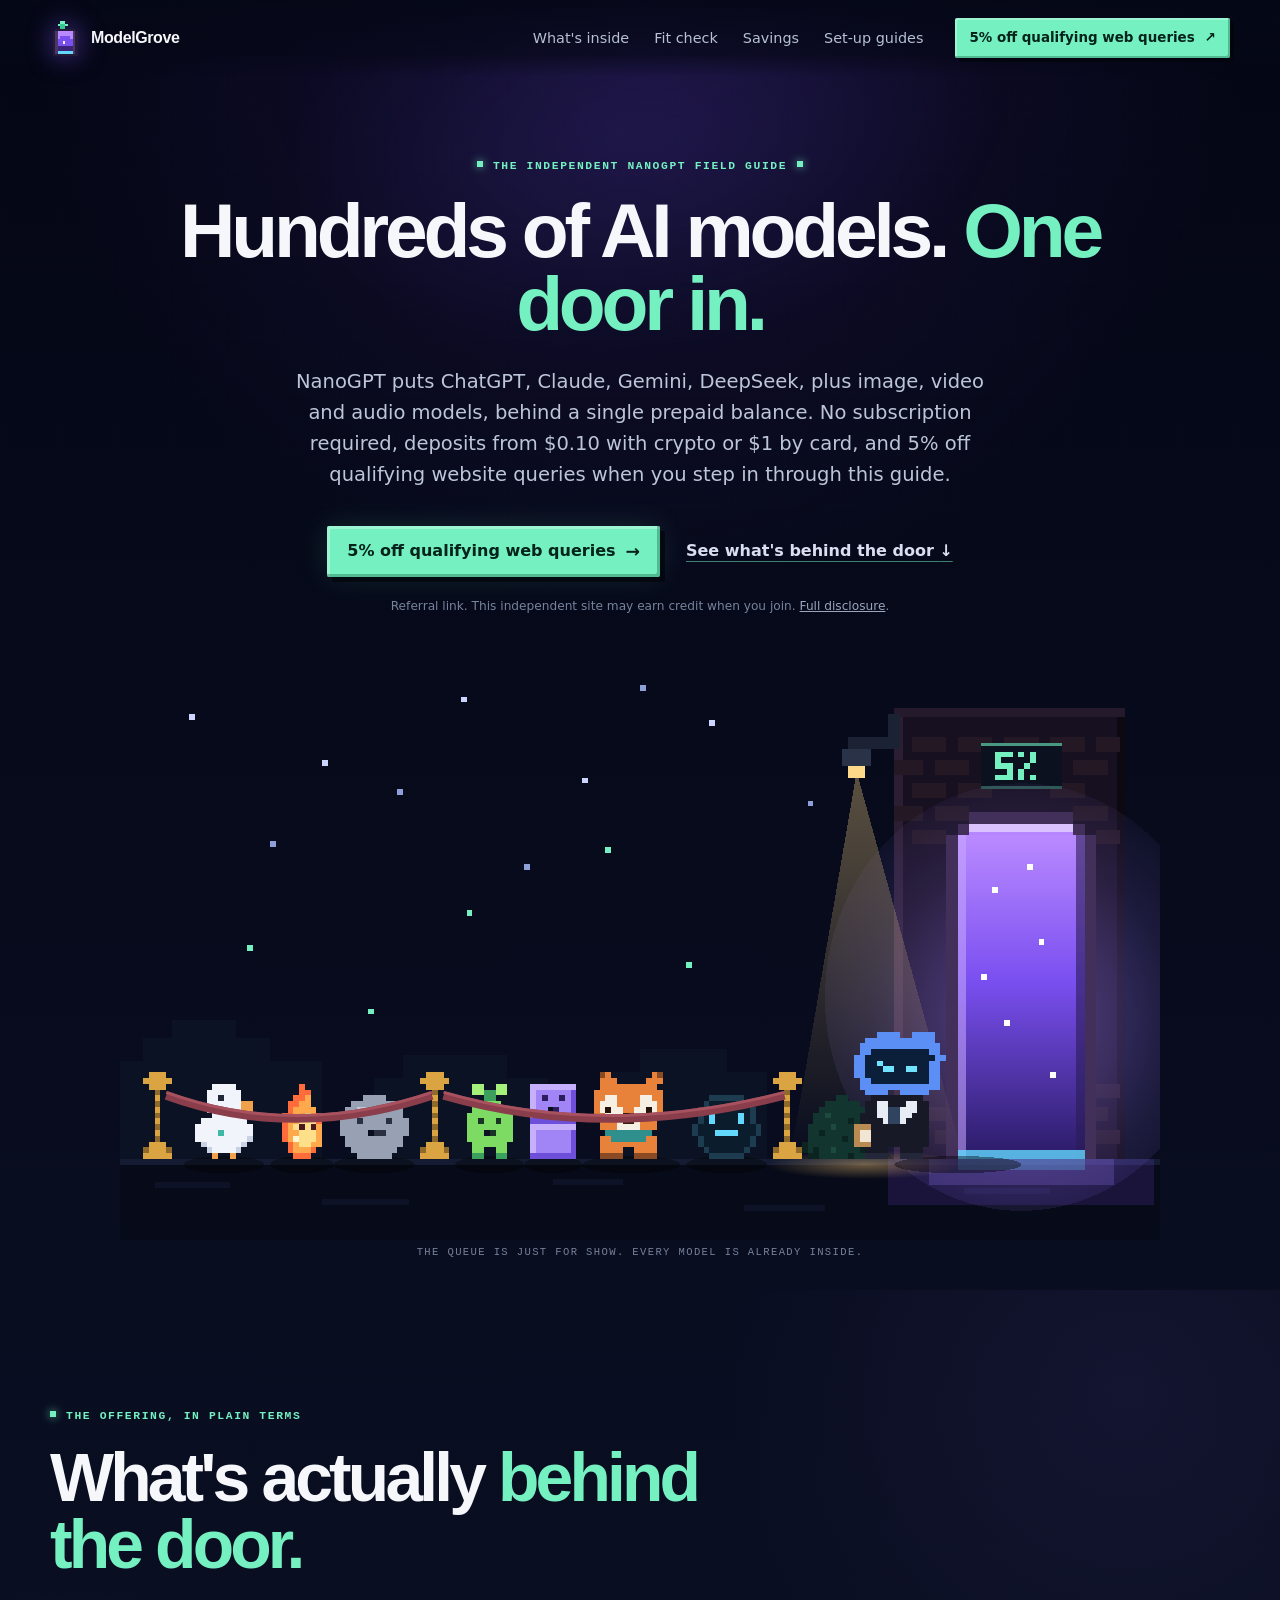
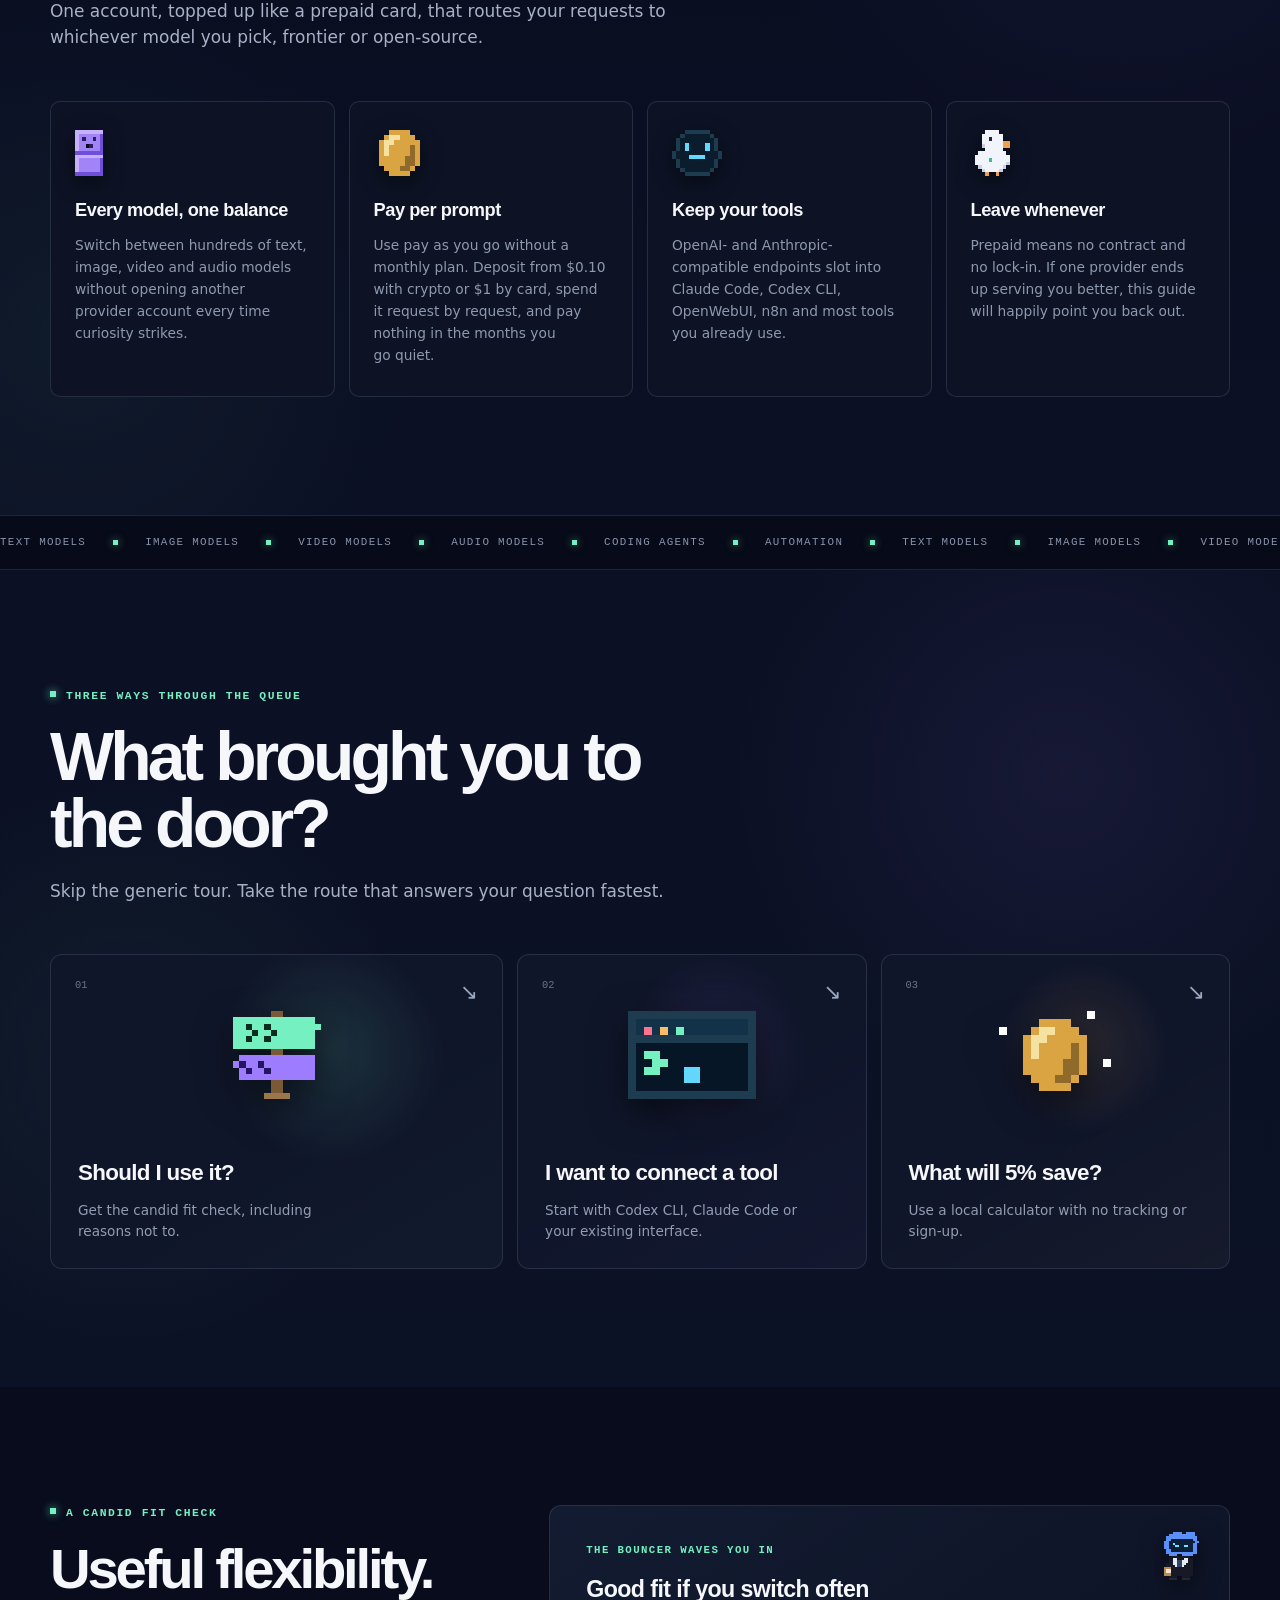
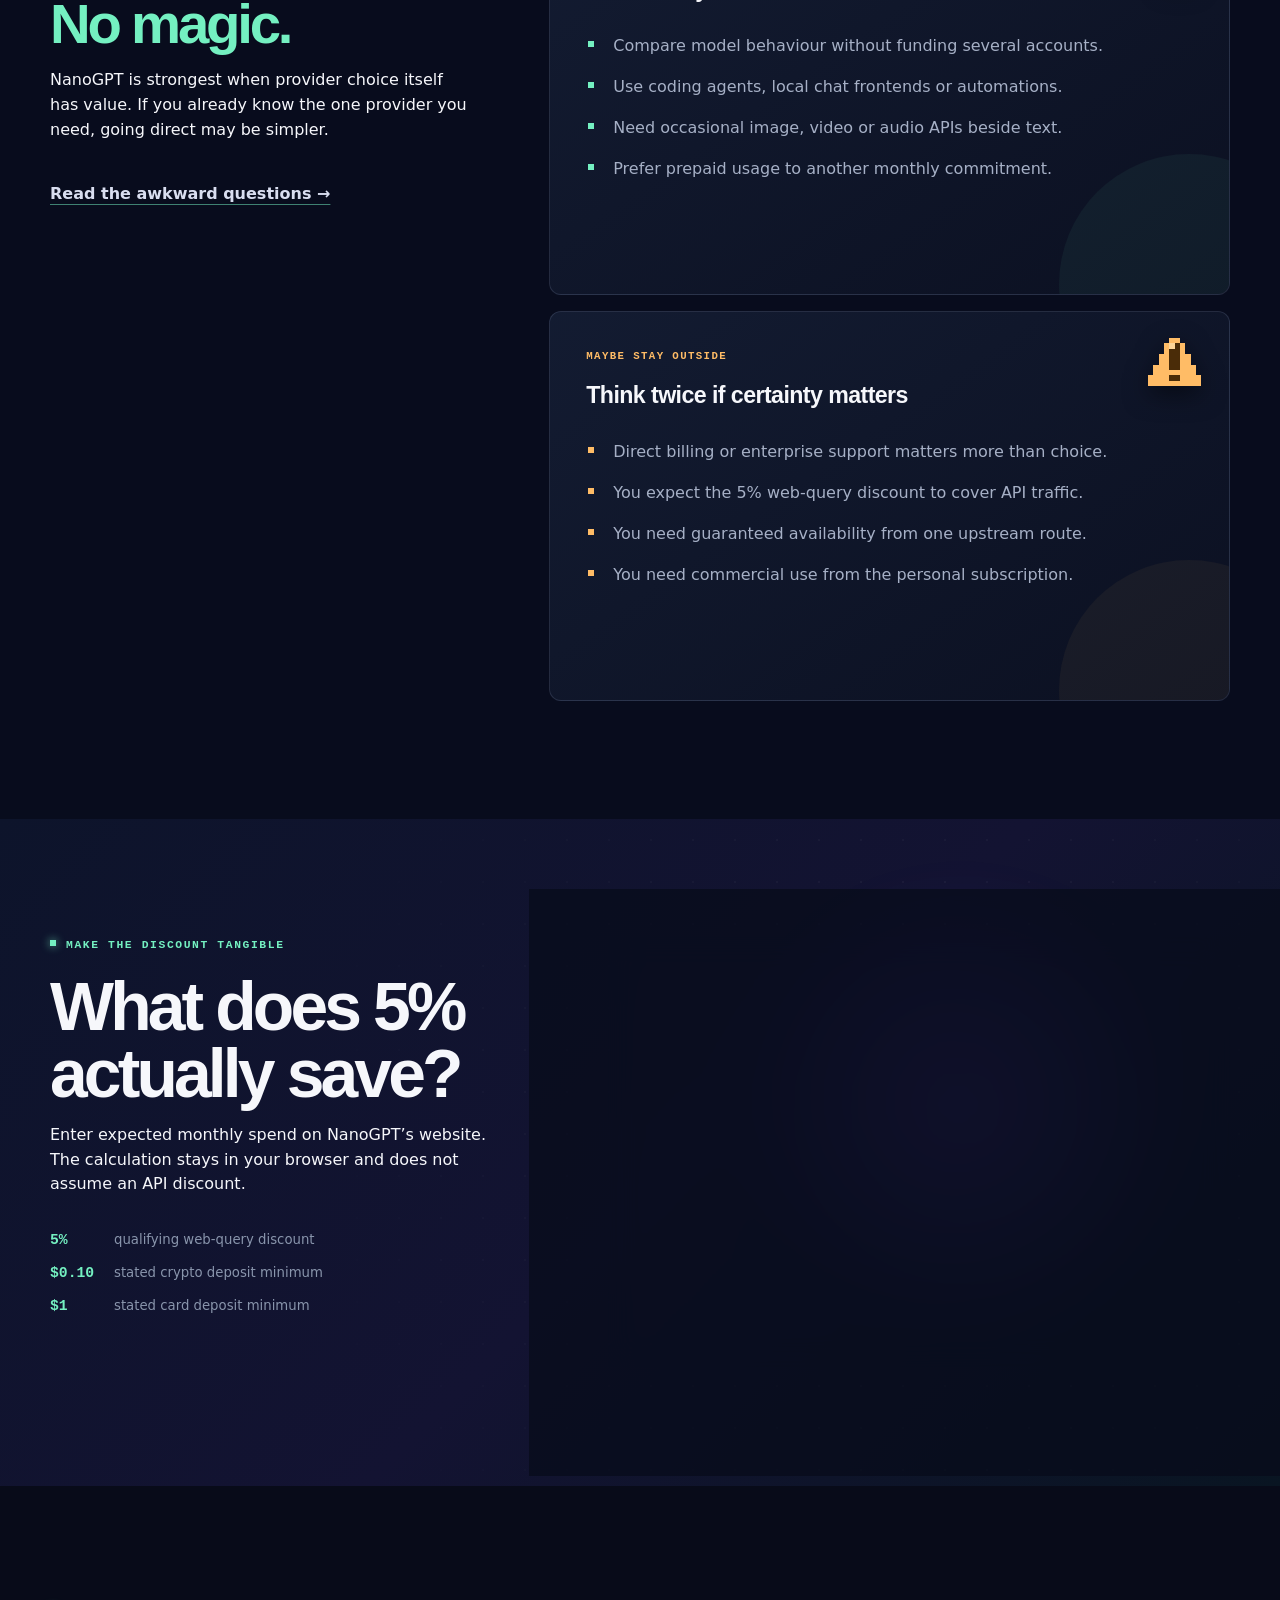
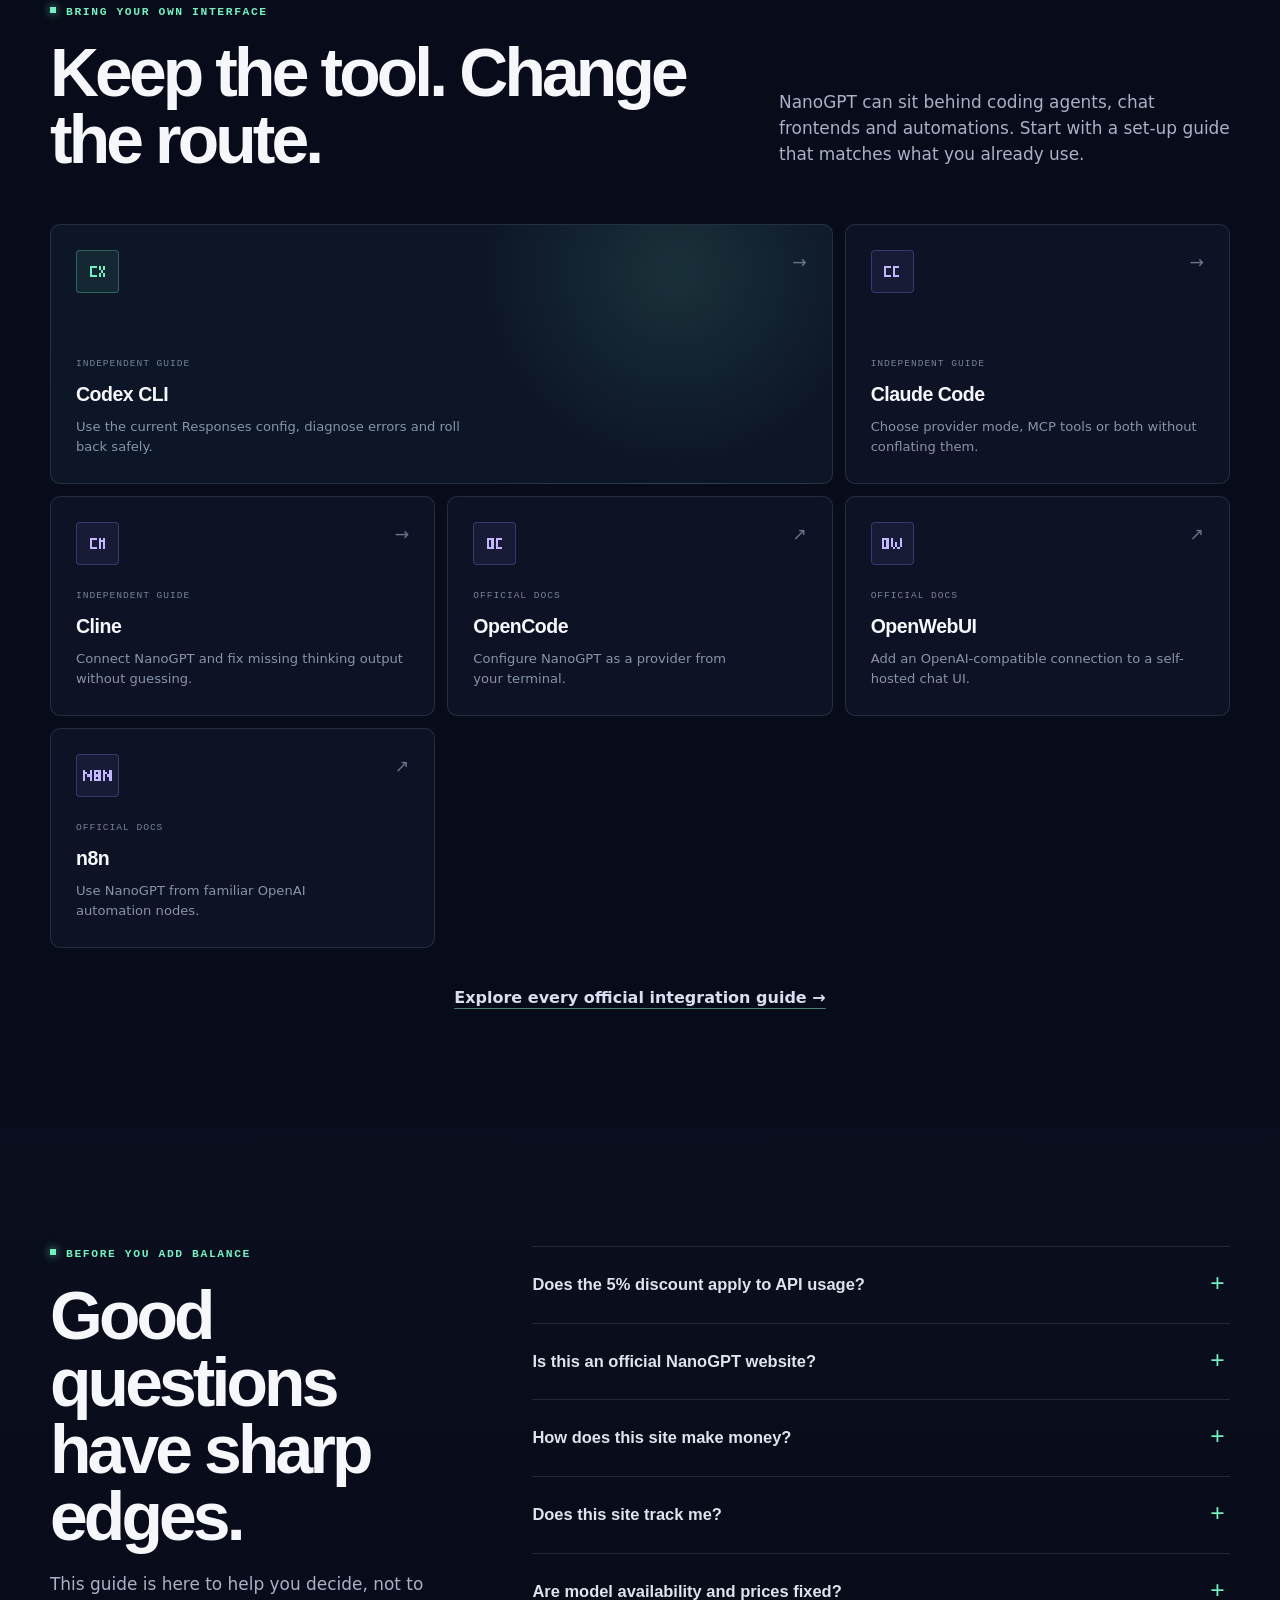
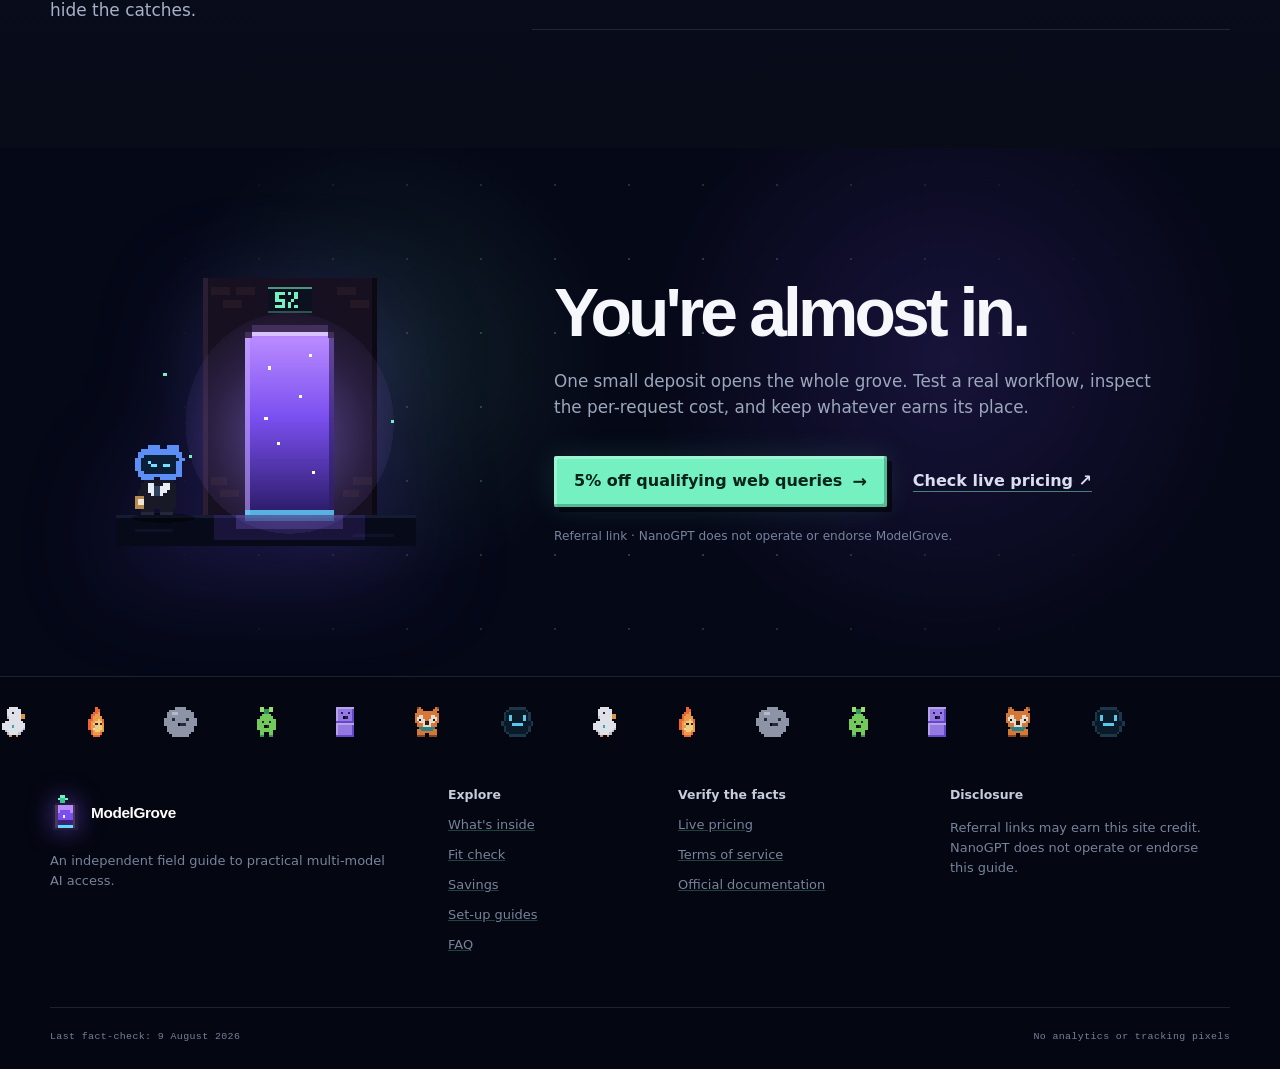
<file: index.html>
<!DOCTYPE html>
<html lang="en-GB">
<head>
  <meta charset="utf-8">
  <meta name="viewport" content="width=device-width, initial-scale=1">
  <meta name="description" content="An independent guide to NanoGPT: hundreds of AI models on one prepaid balance. See if it fits, connect your tools and get 5% off qualifying website queries.">
  <meta name="theme-color" content="#050817">
  <link rel="canonical" href="https://modelgrove.dev/">
  <meta property="og:type" content="website">
  <meta property="og:title" content="ModelGrove: hundreds of AI models. One door in.">
  <meta property="og:description" content="See what's behind the door: ChatGPT, Claude, Gemini and hundreds more on one prepaid balance, plus 5% off qualifying web queries.">
  <meta property="og:url" content="https://modelgrove.dev/">
  <meta property="og:image" content="https://modelgrove.dev/assets/modelgrove-social-card.png">
  <meta property="og:image:width" content="1200">
  <meta property="og:image:height" content="630">
  <meta property="og:image:type" content="image/png">
  <meta property="og:image:alt" content="Pixel-art moonlit grove with a glowing doorway and the words ModelGrove: Hundreds of AI models. One door in.">
  <meta name="twitter:card" content="summary_large_image">
  <meta name="twitter:image" content="https://modelgrove.dev/assets/modelgrove-social-card.png">
  <meta name="twitter:image:alt" content="Pixel-art moonlit grove with a glowing doorway and the words ModelGrove: Hundreds of AI models. One door in.">
  <title>ModelGrove: a whole grove of AI models. One balance.</title>
  <link rel="stylesheet" href="assets/styles.css?v=905f61a6c2df">
  <script type="module" src="assets/calculator.mjs"></script>
  <script type="module" src="assets/experience.mjs"></script>
  <script type="application/ld+json">
  {
    "@context": "https://schema.org",
    "@type": "WebSite",
    "name": "ModelGrove",
    "url": "https://modelgrove.dev/",
    "description": "An independent guide to choosing and using NanoGPT.",
    "inLanguage": "en-GB"
  }
  </script>
</head>
<body class="home">
  <a class="skip-link" href="#main">Skip to content</a>
  <div class="scroll-progress" aria-hidden="true"></div>

  <header class="site-header">
    <nav class="nav shell" aria-label="Main navigation">
      <a class="brand" href="#top" aria-label="ModelGrove home">
        <span class="brand-mark" aria-hidden="true"><svg class="pixel-logo" viewBox="0 0 12 14" shape-rendering="crispEdges" aria-hidden="true">
  <path fill="#74f0c1" d="M4 0h2v1h-2zM3 1h1v1h-1zM6 1h1v1h-1z"/>
  <path fill="#35c890" d="M4 1h2v1h-2zM4 2h2v1h-2z"/>
  <path fill="#241b36" d="M2 3h8v1h-8zM1 4h1v1h-1zM10 4h1v1h-1zM1 5h1v1h-1zM10 5h1v1h-1zM1 6h1v1h-1zM10 6h1v1h-1zM1 7h1v1h-1zM10 7h1v1h-1zM1 8h1v1h-1zM10 8h1v1h-1zM1 9h1v1h-1zM10 9h1v1h-1zM1 10h1v1h-1zM10 10h1v1h-1zM1 11h1v1h-1zM10 11h1v1h-1zM1 12h1v1h-1zM10 12h1v1h-1zM1 13h10v1h-10z"/>
  <path fill="#4a3768" d="M2 4h1v1h-1zM9 4h1v1h-1zM2 5h1v1h-1zM9 5h1v1h-1zM2 6h1v1h-1zM9 6h1v1h-1zM2 7h1v1h-1zM9 7h1v1h-1zM2 8h1v1h-1zM9 8h1v1h-1zM2 9h1v1h-1zM9 9h1v1h-1zM2 10h1v1h-1zM9 10h1v1h-1zM2 11h1v1h-1zM9 11h1v1h-1zM2 12h1v1h-1zM9 12h1v1h-1z"/>
  <path fill="#b98aff" d="M3 4h6v1h-6zM3 5h6v1h-6zM3 6h1v1h-1zM8 6h1v1h-1z"/>
  <path fill="#7a4ff0" d="M4 6h4v1h-4zM3 7h6v1h-6zM3 8h2v1h-2zM6 8h3v1h-3zM3 9h6v1h-6z"/>
  <path fill="#f4efff" d="M5 8h1v1h-1z"/>
  <path fill="#3b2478" d="M3 10h6v1h-6zM3 11h6v1h-6z"/>
  <path fill="#62d8ff" d="M3 12h6v1h-6z"/>
</svg></span>
        <span>ModelGrove</span>
      </a>
      <div class="nav-links">
        <a href="#offer">What's inside</a>
        <a href="#fit">Fit check</a>
        <a href="#calculator">Savings</a>
        <a href="#integrations">Set-up guides</a>
      </div>
      <a class="button button-small" href="https://nano-gpt.com/r/MRpqWxhj" target="_blank" rel="sponsored nofollow noopener">5% off qualifying web queries <span aria-hidden="true">↗</span></a>
    </nav>
  </header>

  <main id="main">
    <section class="hero" id="top">
      <div class="hero-aurora" aria-hidden="true"></div>
      <div class="shell hero-copy">
        <p class="eyebrow">The independent NanoGPT field guide</p>
        <h1>Hundreds of AI models. <em>One door in.</em></h1>
        <p class="lede">NanoGPT puts ChatGPT, Claude, Gemini, DeepSeek, plus image, video and audio models, behind a single prepaid balance. No subscription required, deposits from $0.10 with crypto or $1 by card, and 5% off qualifying website queries when you step in through this guide.</p>
        <div class="hero-actions">
          <a class="button button-primary" href="https://nano-gpt.com/r/MRpqWxhj" target="_blank" rel="sponsored nofollow noopener">5% off qualifying web queries <span class="button-arrow" aria-hidden="true">→</span></a>
          <a class="text-link" href="#offer">See what's behind the door <span aria-hidden="true">↓</span></a>
        </div>
        <p class="microcopy">Referral link. This independent site may earn credit when you join. <a href="#questions">Full disclosure</a>.</p>
      </div>
      <div class="grove-scene">
        <svg class="pixel-scene" viewBox="0 0 360 200" shape-rendering="crispEdges" role="img" aria-label="Pixel-art night scene: a queue of friendly AI model characters (a duck, a flame, a rock, a sprout, purple cubes, a red panda and a small robot) wait behind a velvet rope while a cloud doorman with a terminal-screen face welcomes them through a glowing doorway.">
  <defs>
    <linearGradient id="door-glow" x1="0" y1="0" x2="0" y2="1">
      <stop offset="0" stop-color="#b98aff"/>
      <stop offset=".45" stop-color="#7a4ff0"/>
      <stop offset="1" stop-color="#2a1b66"/>
    </linearGradient>
    <radialGradient id="door-halo" cx=".5" cy=".55" r=".65">
      <stop offset="0" stop-color="#9d7cff" stop-opacity=".5"/>
      <stop offset=".6" stop-color="#9d7cff" stop-opacity=".14"/>
      <stop offset="1" stop-color="#9d7cff" stop-opacity="0"/>
    </radialGradient>
    <radialGradient id="lamp-pool" cx=".5" cy=".5" r=".5">
      <stop offset="0" stop-color="#ffcf7a" stop-opacity=".4"/>
      <stop offset="1" stop-color="#ffcf7a" stop-opacity="0"/>
    </radialGradient>
    <linearGradient id="lamp-cone" x1="0" y1="0" x2="0" y2="1">
      <stop offset="0" stop-color="#ffd98a" stop-opacity=".34"/>
      <stop offset="1" stop-color="#ffd98a" stop-opacity="0"/>
    </linearGradient>
  </defs>

  <g class="scene-sky">
    <g class="scene-stars">
      <rect x="24" y="18" width="2" height="2" fill="#cbd5ff"/>
      <rect x="70" y="34" width="2" height="2" fill="#cbd5ff"/>
      <rect x="118" y="12" width="2" height="2" fill="#cbd5ff"/>
      <rect x="160" y="40" width="2" height="2" fill="#cbd5ff"/>
      <rect x="204" y="20" width="2" height="2" fill="#cbd5ff"/>
      <rect x="52" y="62" width="2" height="2" fill="#8fa0d9"/>
      <rect x="140" y="70" width="2" height="2" fill="#8fa0d9"/>
      <rect x="238" y="48" width="2" height="2" fill="#8fa0d9"/>
      <rect x="96" y="44" width="2" height="2" fill="#8fa0d9"/>
      <rect x="180" y="8" width="2" height="2" fill="#8fa0d9"/>
    </g>
  </g>

  <g class="scene-floor">
    <rect x="0" y="172" width="360" height="28" fill="#070a18"/>
    <rect x="0" y="172" width="360" height="2" fill="#141b33"/>
    <rect x="12" y="180" width="26" height="2" fill="#0d1226"/>
    <rect x="70" y="186" width="30" height="2" fill="#0d1226"/>
    <rect x="150" y="179" width="24" height="2" fill="#0d1226"/>
    <rect x="216" y="188" width="28" height="2" fill="#0d1226"/>
    <rect x="292" y="182" width="30" height="2" fill="#0d1226"/>
  </g>

  <!-- background hedge for depth -->
  <g class="scene-hedge" fill="#0b1224">
    <rect x="0" y="138" width="70" height="34"/>
    <rect x="8" y="130" width="44" height="8"/>
    <rect x="18" y="124" width="22" height="6"/>
    <rect x="88" y="144" width="60" height="28"/>
    <rect x="98" y="136" width="36" height="8"/>
    <rect x="170" y="142" width="54" height="30"/>
    <rect x="180" y="134" width="30" height="8"/>
  </g>

  <!-- doorway wall -->
  <g class="scene-door">
    <rect x="268" y="16" width="80" height="156" fill="#171021"/>
    <rect x="268" y="16" width="3" height="156" fill="#2b1e33"/>
    <rect x="345" y="16" width="3" height="156" fill="#0d0912"/>
    <rect x="268" y="16" width="80" height="3" fill="#241a2c"/>
    <g fill="#231824">
      <rect x="274" y="26" width="12" height="5"/><rect x="290" y="26" width="12" height="5"/><rect x="306" y="26" width="12" height="5"/><rect x="322" y="26" width="12" height="5"/><rect x="338" y="26" width="8" height="5"/>
      <rect x="268" y="34" width="10" height="5"/><rect x="282" y="34" width="12" height="5"/><rect x="298" y="34" width="12" height="5"/><rect x="314" y="34" width="12" height="5"/><rect x="330" y="34" width="12" height="5"/>
      <rect x="274" y="42" width="12" height="5"/><rect x="290" y="42" width="12" height="5"/><rect x="322" y="42" width="12" height="5"/>
      <rect x="268" y="50" width="10" height="5"/><rect x="282" y="50" width="12" height="5"/><rect x="330" y="50" width="12" height="5"/>
      <rect x="274" y="58" width="12" height="5"/><rect x="338" y="58" width="8" height="5"/>
      <rect x="268" y="146" width="10" height="5"/><rect x="338" y="146" width="8" height="5"/>
      <rect x="274" y="154" width="12" height="5"/><rect x="330" y="154" width="12" height="5"/>
      <rect x="268" y="162" width="10" height="5"/><rect x="282" y="162" width="12" height="5"/><rect x="338" y="162" width="8" height="5"/>
    </g>
    <g class="neon-sign">
      <rect x="298" y="28" width="28" height="16" fill="#0c1120"/>
      <rect x="298" y="28" width="28" height="1" fill="#74f0c1" opacity=".6"/>
      <rect x="298" y="43" width="28" height="1" fill="#74f0c1" opacity=".3"/>
      <g transform="translate(303 31) scale(2)"><path fill="#74f0c1" d="M0 0h3v1h-3zM0 1h1v1h-1zM0 2h3v1h-3zM2 3h1v1h-1zM0 4h3v1h-3zM4 0h1v1h-1zM6 0h1v1h-1zM6 1h1v1h-1zM5 2h1v1h-1zM4 3h1v1h-1zM4 4h1v1h-1zM6 4h1v1h-1z"/></g>
    </g>
    <ellipse class="portal-halo" cx="312" cy="116" rx="68" ry="74" fill="url(#door-halo)"/>
    <g class="portal">
      <rect x="286" y="60" width="52" height="112" fill="#43305a"/>
      <rect x="290" y="56" width="44" height="116" fill="#43305a"/>
      <rect x="294" y="52" width="36" height="120" fill="#43305a"/>
      <rect x="294" y="56" width="36" height="116" fill="url(#door-glow)"/>
      <rect x="290" y="60" width="44" height="112" fill="url(#door-glow)"/>
      <rect x="294" y="56" width="36" height="3" fill="#d9c2ff"/>
      <rect x="290" y="60" width="3" height="112" fill="#c9a9ff" opacity=".55"/>
      <rect x="331" y="60" width="3" height="112" fill="#2a1b55" opacity=".6"/>
      <g class="portal-sparkles" fill="#fff">
        <rect class="pk pk-1" x="302" y="78" width="2" height="2"/>
        <rect class="pk pk-2" x="318" y="96" width="2" height="2"/>
        <rect class="pk pk-3" x="306" y="124" width="2" height="2"/>
        <rect class="pk pk-4" x="314" y="70" width="2" height="2"/>
        <rect class="pk pk-5" x="298" y="108" width="2" height="2"/>
        <rect class="pk pk-6" x="322" y="142" width="2" height="2"/>
      </g>
      <rect x="290" y="169" width="44" height="3" fill="#62d8ff" opacity=".8"/>
    </g>
    <rect class="portal-spill" x="266" y="172" width="92" height="16" fill="#7a4ff0" opacity=".16"/>
    <rect class="portal-spill" x="280" y="172" width="64" height="9" fill="#9d7cff" opacity=".22"/>
    <rect class="portal-spill" x="290" y="172" width="44" height="4" fill="#62d8ff" opacity=".25"/>
  </g>

  <!-- lamp -->
  <g class="scene-lamp">
    <rect x="252" y="26" width="18" height="4" fill="#1a2233"/>
    <rect x="266" y="18" width="4" height="10" fill="#1a2233"/>
    <rect x="250" y="30" width="10" height="6" fill="#2a3247"/>
    <rect x="252" y="36" width="6" height="4" fill="#ffd98a"/>
    <polygon class="lamp-beam" points="255,38 232,172 292,172" fill="url(#lamp-cone)"/>
    <ellipse cx="258" cy="174" rx="34" ry="5" fill="url(#lamp-pool)"/>
  </g>

  <!-- bush -->
      <g class="scene-bush" transform="translate(236 150) scale(2)">
        <g class="sprite-body">
          <path fill="#12352f" d="M6 0h2v1h-2zM4 1h6v1h-6zM3 2h8v1h-8zM2 3h2v1h-2zM5 3h7v1h-7zM2 4h6v1h-6zM9 4h3v1h-3zM1 5h4v1h-4zM6 5h7v1h-7zM1 6h2v1h-2zM4 6h6v1h-6zM11 6h2v1h-2zM1 7h6v1h-6zM8 7h6v1h-6zM1 8h12v1h-12zM1 9h1v1h-1zM3 9h2v1h-2zM6 9h4v1h-4zM11 9h2v1h-2zM3 10h5v1h-5zM9 10h3v1h-3z"/>
          <path fill="#1d4a3c" d="M4 3h1v1h-1zM5 5h1v1h-1zM10 6h1v1h-1zM5 9h1v1h-1z"/>
          <path fill="#0b241f" d="M8 4h1v1h-1zM3 6h1v1h-1zM7 7h1v1h-1zM0 8h1v1h-1zM13 8h1v1h-1zM0 9h1v1h-1zM2 9h1v1h-1zM10 9h1v1h-1zM13 9h1v1h-1zM1 10h2v1h-2zM8 10h1v1h-1zM12 10h1v1h-1z"/>
        </g>
      </g>

      <ellipse cx="36" cy="174" rx="14" ry="3" fill="#000" opacity=".35"/>
      <ellipse cx="63" cy="174" rx="11" ry="3" fill="#000" opacity=".35"/>
      <ellipse cx="88" cy="174" rx="14" ry="3" fill="#000" opacity=".35"/>
      <ellipse cx="128" cy="174" rx="12" ry="3" fill="#000" opacity=".35"/>
      <ellipse cx="150" cy="174" rx="10" ry="3" fill="#000" opacity=".35"/>
      <ellipse cx="177" cy="174" rx="17" ry="3" fill="#000" opacity=".35"/>
      <ellipse cx="210" cy="174" rx="14" ry="3" fill="#000" opacity=".35"/>
      <ellipse cx="290" cy="174" rx="22" ry="3" fill="#000" opacity=".4"/>

  <!-- the queue -->
      <g class="model-spirit spirit-duck" transform="translate(24 146) scale(2)">
        <g class="sprite-body">
          <path fill="#f2f4fb" d="M4 0h4v1h-4zM3 1h6v1h-6zM3 2h2v1h-2zM6 2h3v1h-3zM3 3h6v1h-6zM4 4h5v1h-5zM4 5h5v1h-5zM2 6h8v1h-8zM1 7h10v1h-10zM1 8h4v1h-4zM6 8h5v1h-5zM1 9h9v1h-9zM3 10h6v1h-6zM4 11h4v1h-4z"/>
          <path fill="#232838" d="M5 2h1v1h-1z"/>
          <path fill="#f0a24a" d="M9 3h2v1h-2zM9 4h2v1h-2zM4 12h1v1h-1zM7 12h1v1h-1z"/>
          <path fill="#c9d1e4" d="M3 4h1v1h-1zM10 9h1v1h-1zM2 10h1v1h-1zM9 10h1v1h-1zM3 11h1v1h-1zM8 11h1v1h-1z"/>
          <path fill="#3fb8a6" d="M5 8h1v1h-1z"/>
        </g>
      </g>
      <g class="model-spirit spirit-flame" transform="translate(54 146) scale(2)">
        <g class="sprite-body">
          <path fill="#ff6c3b" d="M4 0h1v1h-1zM4 1h2v1h-2zM3 2h2v1h-2zM2 3h2v1h-2zM2 4h1v1h-1zM1 5h2v1h-2zM7 5h1v1h-1zM1 6h1v1h-1zM7 6h1v1h-1zM1 7h1v1h-1zM1 8h1v1h-1zM1 9h1v1h-1zM2 10h1v1h-1zM2 11h1v1h-1zM6 11h1v1h-1zM3 12h3v1h-3z"/>
          <path fill="#ffa94d" d="M5 2h1v1h-1zM4 3h2v1h-2zM3 4h4v1h-4zM3 5h2v1h-2zM6 5h1v1h-1zM2 6h2v1h-2zM2 7h1v1h-1zM7 7h1v1h-1zM2 8h2v1h-2zM7 8h1v1h-1zM2 9h1v1h-1zM7 9h1v1h-1zM3 10h1v1h-1zM6 10h2v1h-2zM3 11h3v1h-3z"/>
          <path fill="#ffe08a" d="M5 5h1v1h-1zM4 6h3v1h-3zM3 7h1v1h-1zM5 7h1v1h-1zM4 8h3v1h-3zM4 9h3v1h-3zM4 10h2v1h-2z"/>
          <path fill="#4a1a20" d="M4 7h1v1h-1zM6 7h1v1h-1z"/>
          <path fill="#fff6cf" d="M3 9h1v1h-1z"/>
        </g>
      </g>
      <g class="model-spirit spirit-rock" transform="translate(76 150) scale(2)">
        <g class="sprite-body">
          <path fill="#98a1b3" d="M4 0h4v1h-4zM2 1h8v1h-8zM1 2h2v1h-2zM5 2h6v1h-6zM1 3h10v1h-10zM0 4h3v1h-3zM4 4h4v1h-4zM9 4h3v1h-3zM0 5h12v1h-12zM0 6h5v1h-5zM8 6h4v1h-4zM1 7h10v1h-10zM1 8h10v1h-10zM2 9h8v1h-8zM3 10h6v1h-6z"/>
          <path fill="#c3cad9" d="M3 2h2v1h-2z"/>
          <path fill="#2b3040" d="M3 4h1v1h-1zM8 4h1v1h-1zM6 6h2v1h-2z"/>
        </g>
      </g>
      <g class="model-spirit spirit-sprout" transform="translate(118 146) scale(2)">
        <g class="sprite-body">
          <path fill="#a5f07a" d="M2 0h2v1h-2zM6 0h2v1h-2zM2 1h2v1h-2zM6 1h2v1h-2z"/>
          <path fill="#3ba05e" d="M4 1h2v1h-2zM4 2h2v1h-2zM2 12h2v1h-2zM6 12h2v1h-2z"/>
          <path fill="#7ddb63" d="M3 3h4v1h-4zM2 4h6v1h-6zM1 5h8v1h-8zM1 6h2v1h-2zM4 6h2v1h-2zM7 6h2v1h-2zM1 7h8v1h-8zM1 8h3v1h-3zM6 8h3v1h-3zM1 9h8v1h-8zM2 10h6v1h-6zM2 11h2v1h-2zM6 11h2v1h-2z"/>
          <path fill="#173425" d="M3 6h1v1h-1zM6 6h1v1h-1zM5 8h1v1h-1z"/>
        </g>
      </g>
      <g class="model-spirit spirit-cubes" transform="translate(142 146) scale(2)">
        <g class="sprite-body">
          <path fill="#c6b0fc" d="M0 0h8v1h-8zM0 1h1v1h-1zM0 2h1v1h-1zM0 3h1v1h-1zM0 4h1v1h-1zM0 5h1v1h-1zM0 7h8v1h-8zM0 8h1v1h-1zM0 9h1v1h-1zM0 10h1v1h-1zM0 11h1v1h-1z"/>
          <path fill="#a184f5" d="M1 1h6v1h-6zM1 2h1v1h-1zM3 2h2v1h-2zM6 2h1v1h-1zM1 3h6v1h-6zM1 4h2v1h-2zM5 4h2v1h-2zM1 5h6v1h-6zM1 8h6v1h-6zM1 9h6v1h-6zM1 10h6v1h-6zM1 11h6v1h-6z"/>
          <path fill="#6e4fd9" d="M7 1h1v1h-1zM7 2h1v1h-1zM7 3h1v1h-1zM7 4h1v1h-1zM7 5h1v1h-1zM0 6h8v1h-8zM7 8h1v1h-1zM7 9h1v1h-1zM7 10h1v1h-1zM7 11h1v1h-1zM0 12h8v1h-8z"/>
          <path fill="#2c1d5e" d="M2 2h1v1h-1zM5 2h1v1h-1zM4 4h1v1h-1z"/>
        </g>
      </g>
      <g class="model-spirit spirit-panda" transform="translate(162 142) scale(2)">
        <g class="sprite-body">
          <path fill="#8a4a23" d="M2 0h1v1h-1zM12 0h1v1h-1zM2 14h4v1h-4zM8 14h4v1h-4z"/>
          <path fill="#e8823a" d="M3 0h1v1h-1zM11 0h1v1h-1zM2 1h3v1h-3zM10 1h3v1h-3zM2 2h10v1h-10zM1 3h12v1h-12zM1 4h2v1h-2zM5 4h4v1h-4zM11 4h2v1h-2zM1 5h1v1h-1zM5 5h4v1h-4zM12 5h1v1h-1zM1 6h1v1h-1zM6 6h2v1h-2zM12 6h1v1h-1zM1 7h2v1h-2zM11 7h2v1h-2zM2 8h3v1h-3zM9 8h3v1h-3zM2 9h3v1h-3zM9 9h3v1h-3zM2 11h2v1h-2zM10 11h2v1h-2zM2 12h10v1h-10zM2 13h4v1h-4zM8 13h4v1h-4z"/>
          <path fill="#f6efe4" d="M3 4h2v1h-2zM9 4h2v1h-2zM2 5h3v1h-3zM9 5h3v1h-3zM2 6h1v1h-1zM4 6h2v1h-2zM8 6h2v1h-2zM11 6h1v1h-1zM3 7h3v1h-3zM8 7h3v1h-3zM5 8h1v1h-1zM8 8h1v1h-1zM5 9h4v1h-4z"/>
          <path fill="#26130b" d="M3 6h1v1h-1zM10 6h1v1h-1z"/>
          <path fill="#3a1d10" d="M6 7h2v1h-2zM6 8h2v1h-2z"/>
          <path fill="#2e8f8c" d="M3 10h8v1h-8zM4 11h6v1h-6z"/>
        </g>
      </g>
      <g class="model-spirit spirit-robot" transform="translate(198 150) scale(2)">
        <g class="sprite-body">
          <path fill="#1e3c50" d="M3 0h6v1h-6zM2 1h1v1h-1zM9 1h1v1h-1zM1 2h1v1h-1zM10 2h1v1h-1zM1 3h1v1h-1zM10 3h1v1h-1zM1 4h1v1h-1zM10 4h1v1h-1zM0 5h1v1h-1zM11 5h1v1h-1zM0 6h1v1h-1zM11 6h1v1h-1zM1 7h1v1h-1zM10 7h1v1h-1zM1 8h1v1h-1zM10 8h1v1h-1zM2 9h1v1h-1zM9 9h1v1h-1zM3 10h6v1h-6z"/>
          <path fill="#0b1d2c" d="M3 1h6v1h-6zM2 2h8v1h-8zM2 3h1v1h-1zM4 3h4v1h-4zM9 3h1v1h-1zM2 4h1v1h-1zM4 4h4v1h-4zM9 4h1v1h-1zM1 5h10v1h-10zM1 6h3v1h-3zM8 6h3v1h-3zM2 7h8v1h-8zM2 8h8v1h-8zM3 9h6v1h-6z"/>
          <path fill="#62d8ff" d="M3 3h1v1h-1zM8 3h1v1h-1zM3 4h1v1h-1zM8 4h1v1h-1zM4 6h4v1h-4z"/>
        </g>
      </g>
      <g class="model-spirit spirit-bouncer" transform="translate(252 128) scale(2)">
        <g class="sprite-body">
          <path fill="#5b8ff5" d="M5 0h4v1h-4zM11 0h4v1h-4zM3 1h12v1h-12zM2 2h14v1h-14zM2 3h2v1h-2zM14 3h2v1h-2zM1 4h2v1h-2zM15 4h2v1h-2zM1 5h2v1h-2zM14 5h2v1h-2zM1 6h2v1h-2zM14 6h2v1h-2zM1 7h2v1h-2zM14 7h2v1h-2zM2 8h2v1h-2zM14 8h2v1h-2zM2 9h14v1h-14zM3 10h4v1h-4zM9 10h5v1h-5z"/>
          <path fill="#0b1f3a" d="M4 3h10v1h-10zM3 4h12v1h-12zM3 5h2v1h-2zM6 5h8v1h-8zM3 6h3v1h-3zM8 6h2v1h-2zM12 6h2v1h-2zM3 7h11v1h-11zM4 8h10v1h-10z"/>
          <path fill="#6fe3ff" d="M5 5h1v1h-1zM6 6h2v1h-2zM10 6h2v1h-2z"/>
          <path fill="#171a26" d="M4 11h9v1h-9zM3 12h2v1h-2zM7 12h3v1h-3zM12 12h2v1h-2zM3 13h2v1h-2zM12 13h2v1h-2zM2 14h3v1h-3zM11 14h3v1h-3zM2 15h4v1h-4zM10 15h4v1h-4zM4 16h10v1h-10zM4 17h10v1h-10zM4 18h10v1h-10zM4 19h10v1h-10zM3 20h4v1h-4zM9 20h4v1h-4z"/>
          <path fill="#e8ecf5" d="M5 12h2v1h-2zM10 12h2v1h-2zM5 13h2v1h-2zM9 13h3v1h-3zM5 14h2v1h-2zM9 14h2v1h-2zM6 15h1v1h-1zM9 15h1v1h-1z"/>
          <path fill="#31445f" d="M7 13h2v1h-2zM7 14h2v1h-2zM7 15h2v1h-2z"/>
          <path fill="#b98a52" d="M1 16h3v1h-3zM1 17h1v1h-1zM1 18h1v1h-1zM1 19h3v1h-3z"/>
          <path fill="#f0e6d2" d="M2 17h2v1h-2zM2 18h2v1h-2z"/>
          <path fill="#232739" d="M3 21h4v1h-4zM9 21h4v1h-4z"/>
        </g>
      </g>

  <!-- velvet rope, in front of the queue -->
  <g class="scene-rope">
      <g class="rope-post" transform="translate(8 142) scale(2)">
        <g class="sprite-body">
          <path fill="#d9a441" d="M1 0h3v1h-3zM0 1h5v1h-5zM1 2h3v1h-3zM2 4h1v1h-1zM2 6h1v1h-1zM2 8h1v1h-1zM2 10h1v1h-1zM1 12h3v1h-3zM1 13h3v1h-3zM0 14h5v1h-5z"/>
          <path fill="#8f6a2a" d="M2 3h1v1h-1zM2 5h1v1h-1zM2 7h1v1h-1zM2 9h1v1h-1zM2 11h1v1h-1zM0 13h1v1h-1zM4 13h1v1h-1z"/>
        </g>
      </g>
      <g class="rope-post" transform="translate(104 142) scale(2)">
        <g class="sprite-body">
          <path fill="#d9a441" d="M1 0h3v1h-3zM0 1h5v1h-5zM1 2h3v1h-3zM2 4h1v1h-1zM2 6h1v1h-1zM2 8h1v1h-1zM2 10h1v1h-1zM1 12h3v1h-3zM1 13h3v1h-3zM0 14h5v1h-5z"/>
          <path fill="#8f6a2a" d="M2 3h1v1h-1zM2 5h1v1h-1zM2 7h1v1h-1zM2 9h1v1h-1zM2 11h1v1h-1zM0 13h1v1h-1zM4 13h1v1h-1z"/>
        </g>
      </g>
      <g class="rope-post" transform="translate(226 142) scale(2)">
        <g class="sprite-body">
          <path fill="#d9a441" d="M1 0h3v1h-3zM0 1h5v1h-5zM1 2h3v1h-3zM2 4h1v1h-1zM2 6h1v1h-1zM2 8h1v1h-1zM2 10h1v1h-1zM1 12h3v1h-3zM1 13h3v1h-3zM0 14h5v1h-5z"/>
          <path fill="#8f6a2a" d="M2 3h1v1h-1zM2 5h1v1h-1zM2 7h1v1h-1zM2 9h1v1h-1zM2 11h1v1h-1zM0 13h1v1h-1zM4 13h1v1h-1z"/>
        </g>
      </g>
    <path d="M16 150 Q 60 166 108 150" fill="none" stroke="#8a3d4a" stroke-width="3" shape-rendering="auto"/>
    <path d="M16 149 Q 60 165 108 149" fill="none" stroke="#a85260" stroke-width="1" shape-rendering="auto"/>
    <path d="M112 150 Q 168 166 230 150" fill="none" stroke="#8a3d4a" stroke-width="3" shape-rendering="auto"/>
    <path d="M112 149 Q 168 165 230 149" fill="none" stroke="#a85260" stroke-width="1" shape-rendering="auto"/>
  </g>

  <g class="scene-fireflies" fill="#74f0c1">
    <rect class="ff ff-1" x="44" y="98" width="2" height="2"/>
    <rect class="ff ff-2" x="120" y="86" width="2" height="2"/>
    <rect class="ff ff-3" x="196" y="104" width="2" height="2"/>
    <rect class="ff ff-4" x="86" y="120" width="2" height="2"/>
    <rect class="ff ff-5" x="168" y="64" width="2" height="2"/>
  </g>
</svg>
        <p class="scene-caption">The queue is just for show. Every model is already inside.</p>
      </div>
    </section>

    <section class="section offer-section" id="offer">
      <div class="shell">
        <div class="section-heading reveal">
          <p class="eyebrow">The offering, in plain terms</p>
          <h2>What's actually <em>behind the door.</em></h2>
          <p>One account, topped up like a prepaid card, that routes your requests to whichever model you pick, frontier or open-source.</p>
        </div>
        <div class="offer-grid">
          <article class="offer-card reveal">
            <svg class="pixel-icon" viewBox="0 0 8 13" shape-rendering="crispEdges" aria-hidden="true">
  <path fill="#c6b0fc" d="M0 0h8v1h-8zM0 1h1v1h-1zM0 2h1v1h-1zM0 3h1v1h-1zM0 4h1v1h-1zM0 5h1v1h-1zM0 7h8v1h-8zM0 8h1v1h-1zM0 9h1v1h-1zM0 10h1v1h-1zM0 11h1v1h-1z"/>
  <path fill="#a184f5" d="M1 1h6v1h-6zM1 2h1v1h-1zM3 2h2v1h-2zM6 2h1v1h-1zM1 3h6v1h-6zM1 4h2v1h-2zM5 4h2v1h-2zM1 5h6v1h-6zM1 8h6v1h-6zM1 9h6v1h-6zM1 10h6v1h-6zM1 11h6v1h-6z"/>
  <path fill="#6e4fd9" d="M7 1h1v1h-1zM7 2h1v1h-1zM7 3h1v1h-1zM7 4h1v1h-1zM7 5h1v1h-1zM0 6h8v1h-8zM7 8h1v1h-1zM7 9h1v1h-1zM7 10h1v1h-1zM7 11h1v1h-1zM0 12h8v1h-8z"/>
  <path fill="#2c1d5e" d="M2 2h1v1h-1zM5 2h1v1h-1zM4 4h1v1h-1z"/>
</svg>
            <h3>Every model, one balance</h3>
            <p>Switch between hundreds of text, image, video and audio models without opening another provider account every time curiosity strikes.</p>
          </article>
          <article class="offer-card reveal">
            <svg class="pixel-icon" viewBox="0 0 10 9" shape-rendering="crispEdges" aria-hidden="true">
  <path fill="#d9a441" d="M3 0h4v1h-4zM2 1h1v1h-1zM5 1h3v1h-3zM1 2h1v1h-1zM4 2h5v1h-5zM1 3h1v1h-1zM3 3h4v1h-4zM8 3h1v1h-1zM1 4h1v1h-1zM3 4h4v1h-4zM8 4h1v1h-1zM1 5h5v1h-5zM8 5h1v1h-1zM1 6h5v1h-5zM8 6h1v1h-1zM2 7h3v1h-3zM7 7h1v1h-1zM3 8h4v1h-4z"/>
  <path fill="#f6e2a0" d="M3 1h2v1h-2zM2 2h2v1h-2zM2 3h1v1h-1zM2 4h1v1h-1z"/>
  <path fill="#8f6a2a" d="M7 3h1v1h-1zM7 4h1v1h-1zM6 5h2v1h-2zM6 6h2v1h-2zM5 7h2v1h-2z"/>
</svg>
            <h3>Pay per prompt</h3>
            <p>Use pay as you go without a monthly plan. Deposit from $0.10 with crypto or $1 by card, spend it request by request, and pay nothing in the months you go quiet.</p>
          </article>
          <article class="offer-card reveal">
            <svg class="pixel-icon" viewBox="0 0 12 11" shape-rendering="crispEdges" aria-hidden="true">
  <path fill="#1e3c50" d="M3 0h6v1h-6zM2 1h1v1h-1zM9 1h1v1h-1zM1 2h1v1h-1zM10 2h1v1h-1zM1 3h1v1h-1zM10 3h1v1h-1zM1 4h1v1h-1zM10 4h1v1h-1zM0 5h1v1h-1zM11 5h1v1h-1zM0 6h1v1h-1zM11 6h1v1h-1zM1 7h1v1h-1zM10 7h1v1h-1zM1 8h1v1h-1zM10 8h1v1h-1zM2 9h1v1h-1zM9 9h1v1h-1zM3 10h6v1h-6z"/>
  <path fill="#0b1d2c" d="M3 1h6v1h-6zM2 2h8v1h-8zM2 3h1v1h-1zM4 3h4v1h-4zM9 3h1v1h-1zM2 4h1v1h-1zM4 4h4v1h-4zM9 4h1v1h-1zM1 5h10v1h-10zM1 6h3v1h-3zM8 6h3v1h-3zM2 7h8v1h-8zM2 8h8v1h-8zM3 9h6v1h-6z"/>
  <path fill="#62d8ff" d="M3 3h1v1h-1zM8 3h1v1h-1zM3 4h1v1h-1zM8 4h1v1h-1zM4 6h4v1h-4z"/>
</svg>
            <h3>Keep your tools</h3>
            <p>OpenAI- and Anthropic-compatible endpoints slot into Claude Code, Codex CLI, OpenWebUI, n8n and most tools you already use.</p>
          </article>
          <article class="offer-card reveal">
            <svg class="pixel-icon" viewBox="0 0 12 13" shape-rendering="crispEdges" aria-hidden="true">
  <path fill="#f2f4fb" d="M4 0h4v1h-4zM3 1h6v1h-6zM3 2h2v1h-2zM6 2h3v1h-3zM3 3h6v1h-6zM4 4h5v1h-5zM4 5h5v1h-5zM2 6h8v1h-8zM1 7h10v1h-10zM1 8h4v1h-4zM6 8h5v1h-5zM1 9h9v1h-9zM3 10h6v1h-6zM4 11h4v1h-4z"/>
  <path fill="#232838" d="M5 2h1v1h-1z"/>
  <path fill="#f0a24a" d="M9 3h2v1h-2zM9 4h2v1h-2zM4 12h1v1h-1zM7 12h1v1h-1z"/>
  <path fill="#c9d1e4" d="M3 4h1v1h-1zM10 9h1v1h-1zM2 10h1v1h-1zM9 10h1v1h-1zM3 11h1v1h-1zM8 11h1v1h-1z"/>
  <path fill="#3fb8a6" d="M5 8h1v1h-1z"/>
</svg>
            <h3>Leave whenever</h3>
            <p>Prepaid means no contract and no lock-in. If one provider ends up serving you better, this guide will happily point you back out.</p>
          </article>
        </div>
      </div>
    </section>

    <section class="capability-ribbon" aria-label="Available model categories">
      <div class="ribbon-track">
        <span>Text models</span><i>✦</i><span>Image models</span><i>✦</i><span>Video models</span><i>✦</i><span>Audio models</span><i>✦</i><span>Coding agents</span><i>✦</i><span>Automation</span><i>✦</i>
        <span aria-hidden="true">Text models</span><i aria-hidden="true">✦</i><span aria-hidden="true">Image models</span><i aria-hidden="true">✦</i><span aria-hidden="true">Video models</span><i aria-hidden="true">✦</i><span aria-hidden="true">Audio models</span><i aria-hidden="true">✦</i><span aria-hidden="true">Coding agents</span><i aria-hidden="true">✦</i><span aria-hidden="true">Automation</span><i aria-hidden="true">✦</i>
      </div>
    </section>

    <section class="path-section section" id="paths">
      <div class="shell">
        <div class="section-heading reveal">
          <p class="eyebrow">Three ways through the queue</p>
          <h2>What brought you to the door?</h2>
          <p>Skip the generic tour. Take the route that answers your question fastest.</p>
        </div>
        <div class="path-picker">
          <a class="path-card path-compare reveal" href="#fit">
            <span class="path-number">01</span>
            <svg class="pixel-icon path-sprite" viewBox="0 0 16 14" shape-rendering="crispEdges" aria-hidden="true">
  <path fill="#7a5a36" d="M7 0h2v1h-2zM7 6h2v1h-2zM7 11h2v1h-2zM7 12h2v1h-2z"/>
  <path fill="#74f0c1" d="M1 1h13v1h-13zM1 2h2v1h-2zM4 2h2v1h-2zM7 2h8v1h-8zM1 3h3v1h-3zM5 3h2v1h-2zM8 3h6v1h-6zM1 4h2v1h-2zM4 4h2v1h-2zM7 4h7v1h-7zM1 5h13v1h-13z"/>
  <path fill="#0a2d20" d="M3 2h1v1h-1zM6 2h1v1h-1zM4 3h1v1h-1zM7 3h1v1h-1zM3 4h1v1h-1zM6 4h1v1h-1z"/>
  <path fill="#9d7cff" d="M2 7h12v1h-12zM1 8h1v1h-1zM3 8h2v1h-2zM6 8h8v1h-8zM2 9h1v1h-1zM4 9h2v1h-2zM7 9h7v1h-7zM2 10h12v1h-12z"/>
  <path fill="#241560" d="M2 8h1v1h-1zM5 8h1v1h-1zM3 9h1v1h-1zM6 9h1v1h-1z"/>
  <path fill="#9a7648" d="M6 13h4v1h-4z"/>
</svg>
            <span class="path-copy"><strong>Should I use it?</strong><small>Get the candid fit check, including reasons not to.</small></span>
            <span class="path-arrow" aria-hidden="true">↘</span>
          </a>
          <a class="path-card path-build reveal" href="#integrations">
            <span class="path-number">02</span>
            <svg class="pixel-icon path-sprite" viewBox="0 0 16 11" shape-rendering="crispEdges" aria-hidden="true">
  <path fill="#1e3c50" d="M0 0h16v1h-16zM0 1h1v1h-1zM15 1h1v1h-1zM0 2h1v1h-1zM15 2h1v1h-1zM0 3h16v1h-16zM0 4h1v1h-1zM15 4h1v1h-1zM0 5h1v1h-1zM15 5h1v1h-1zM0 6h1v1h-1zM15 6h1v1h-1zM0 7h1v1h-1zM15 7h1v1h-1zM0 8h1v1h-1zM15 8h1v1h-1zM0 9h1v1h-1zM15 9h1v1h-1zM0 10h16v1h-16z"/>
  <path fill="#12324a" d="M1 1h14v1h-14zM1 2h1v1h-1zM3 2h1v1h-1zM5 2h1v1h-1zM7 2h8v1h-8z"/>
  <path fill="#ff738f" d="M2 2h1v1h-1z"/>
  <path fill="#ffbc66" d="M4 2h1v1h-1z"/>
  <path fill="#74f0c1" d="M6 2h1v1h-1zM2 5h2v1h-2zM3 6h2v1h-2zM2 7h2v1h-2z"/>
  <path fill="#071626" d="M1 4h14v1h-14zM1 5h1v1h-1zM4 5h11v1h-11zM1 6h2v1h-2zM5 6h10v1h-10zM1 7h1v1h-1zM4 7h3v1h-3zM9 7h6v1h-6zM1 8h6v1h-6zM9 8h6v1h-6zM1 9h14v1h-14z"/>
  <path fill="#62d8ff" d="M7 7h2v1h-2zM7 8h2v1h-2z"/>
</svg>
            <span class="path-copy"><strong>I want to connect a tool</strong><small>Start with Codex CLI, Claude Code or your existing interface.</small></span>
            <span class="path-arrow" aria-hidden="true">↘</span>
          </a>
          <a class="path-card path-save reveal" href="#calculator">
            <span class="path-number">03</span>
            <svg class="pixel-icon path-sprite" viewBox="0 0 14 11" shape-rendering="crispEdges" aria-hidden="true">
  <g transform="translate(2 1)">
    <path fill="#d9a441" d="M3 0h4v1h-4zM2 1h1v1h-1zM5 1h3v1h-3zM1 2h1v1h-1zM4 2h5v1h-5zM1 3h1v1h-1zM3 3h4v1h-4zM8 3h1v1h-1zM1 4h1v1h-1zM3 4h4v1h-4zM8 4h1v1h-1zM1 5h5v1h-5zM8 5h1v1h-1zM1 6h5v1h-5zM8 6h1v1h-1zM2 7h3v1h-3zM7 7h1v1h-1zM3 8h4v1h-4z"/>
    <path fill="#f6e2a0" d="M3 1h2v1h-2zM2 2h2v1h-2zM2 3h1v1h-1zM2 4h1v1h-1z"/>
    <path fill="#8f6a2a" d="M7 3h1v1h-1zM7 4h1v1h-1zM6 5h2v1h-2zM6 6h2v1h-2zM5 7h2v1h-2z"/>
  </g>
  <rect class="pk pk-1" x="0" y="2" width="1" height="1" fill="#fff"/>
  <rect class="pk pk-3" x="13" y="6" width="1" height="1" fill="#fff"/>
  <rect class="pk pk-2" x="11" y="0" width="1" height="1" fill="#fff"/>
</svg>
            <span class="path-copy"><strong>What will 5% save?</strong><small>Use a local calculator with no tracking or sign-up.</small></span>
            <span class="path-arrow" aria-hidden="true">↘</span>
          </a>
        </div>
      </div>
    </section>

    <section class="section fit-section" id="fit">
      <div class="shell fit-layout">
        <div class="section-heading fit-intro reveal">
          <p class="eyebrow">A candid fit check</p>
          <h2>Useful flexibility. <em>No magic.</em></h2>
          <p>NanoGPT is strongest when provider choice itself has value. If you already know the one provider you need, going direct may be simpler.</p>
          <a class="text-link" href="#questions">Read the awkward questions →</a>
        </div>
        <div class="fit-cards">
          <article class="fit-card good reveal">
            <svg class="pixel-icon card-sprite" viewBox="0 0 18 22" shape-rendering="crispEdges" aria-hidden="true">
  <path fill="#5b8ff5" d="M5 0h4v1h-4zM11 0h4v1h-4zM3 1h12v1h-12zM2 2h14v1h-14zM2 3h2v1h-2zM14 3h2v1h-2zM1 4h2v1h-2zM15 4h2v1h-2zM1 5h2v1h-2zM14 5h2v1h-2zM1 6h2v1h-2zM14 6h2v1h-2zM1 7h2v1h-2zM14 7h2v1h-2zM2 8h2v1h-2zM14 8h2v1h-2zM2 9h14v1h-14zM3 10h4v1h-4zM9 10h5v1h-5z"/>
  <path fill="#0b1f3a" d="M4 3h10v1h-10zM3 4h12v1h-12zM3 5h2v1h-2zM6 5h8v1h-8zM3 6h3v1h-3zM8 6h2v1h-2zM12 6h2v1h-2zM3 7h11v1h-11zM4 8h10v1h-10z"/>
  <path fill="#6fe3ff" d="M5 5h1v1h-1zM6 6h2v1h-2zM10 6h2v1h-2z"/>
  <path fill="#171a26" d="M4 11h9v1h-9zM3 12h2v1h-2zM7 12h3v1h-3zM12 12h2v1h-2zM3 13h2v1h-2zM12 13h2v1h-2zM2 14h3v1h-3zM11 14h3v1h-3zM2 15h4v1h-4zM10 15h4v1h-4zM4 16h10v1h-10zM4 17h10v1h-10zM4 18h10v1h-10zM4 19h10v1h-10zM3 20h4v1h-4zM9 20h4v1h-4z"/>
  <path fill="#e8ecf5" d="M5 12h2v1h-2zM10 12h2v1h-2zM5 13h2v1h-2zM9 13h3v1h-3zM5 14h2v1h-2zM9 14h2v1h-2zM6 15h1v1h-1zM9 15h1v1h-1z"/>
  <path fill="#31445f" d="M7 13h2v1h-2zM7 14h2v1h-2zM7 15h2v1h-2z"/>
  <path fill="#b98a52" d="M1 16h3v1h-3zM1 17h1v1h-1zM1 18h1v1h-1zM1 19h3v1h-3z"/>
  <path fill="#f0e6d2" d="M2 17h2v1h-2zM2 18h2v1h-2z"/>
  <path fill="#232739" d="M3 21h4v1h-4zM9 21h4v1h-4z"/>
</svg>
            <p class="card-label">The bouncer waves you in</p>
            <h3>Good fit if you switch often</h3>
            <ul>
              <li>Compare model behaviour without funding several accounts.</li>
              <li>Use coding agents, local chat frontends or automations.</li>
              <li>Need occasional image, video or audio APIs beside text.</li>
              <li>Prefer prepaid usage to another monthly commitment.</li>
            </ul>
          </article>
          <article class="fit-card caution reveal">
            <svg class="pixel-icon card-sprite" viewBox="0 0 10 9" shape-rendering="crispEdges" aria-hidden="true">
  <path fill="#ffbc66" d="M4 0h2v1h-2zM3 1h1v1h-1zM6 1h1v1h-1zM3 2h1v1h-1zM6 2h1v1h-1zM2 3h2v1h-2zM6 3h2v1h-2zM2 4h2v1h-2zM6 4h2v1h-2zM1 5h3v1h-3zM6 5h3v1h-3zM1 6h8v1h-8zM0 7h4v1h-4zM6 7h4v1h-4zM0 8h10v1h-10z"/>
  <path fill="#ffd699" d="M4 1h1v1h-1z"/>
  <path fill="#4a2c08" d="M5 1h1v1h-1zM4 2h2v1h-2zM4 3h2v1h-2zM4 4h2v1h-2zM4 5h2v1h-2zM4 7h2v1h-2z"/>
</svg>
            <p class="card-label">Maybe stay outside</p>
            <h3>Think twice if certainty matters</h3>
            <ul>
              <li>Direct billing or enterprise support matters more than choice.</li>
              <li>You expect the 5% web-query discount to cover API traffic.</li>
              <li>You need guaranteed availability from one upstream route.</li>
              <li>You need commercial use from the personal subscription.</li>
            </ul>
          </article>
        </div>
      </div>
    </section>

    <section class="section calculator-section" id="calculator">
      <div class="calculator-glow" aria-hidden="true"></div>
      <div class="shell calculator-layout">
        <div class="section-heading compact reveal">
          <p class="eyebrow">Make the discount tangible</p>
          <h2>What does 5% actually save?</h2>
          <p>Enter expected monthly spend on NanoGPT’s website. The calculation stays in your browser and does not assume an API discount.</p>
          <div class="fact-stack">
            <span><b>5%</b> qualifying web-query discount</span>
            <span><b>$0.10</b> stated crypto deposit minimum</span>
            <span><b>$1</b> stated card deposit minimum</span>
          </div>
        </div>
        <div class="calculator-card reveal">
          <div class="calculator-topline"><span>Private local calculator</span><span class="live-dot"><i></i>Ready</span></div>
          <label for="monthly-spend">Expected monthly web-chat spend</label>
          <div class="currency-input"><span aria-hidden="true">$</span><input id="monthly-spend" type="number" min="0" max="100000" step="0.01" value="20" inputmode="decimal"></div>
          <div class="result-grid" aria-live="polite">
            <div><span>Monthly saving</span><strong id="monthly-saving">$1.00</strong></div>
            <div><span>Annual saving</span><strong id="annual-saving">$12.00</strong></div>
            <div><span>You pay monthly</span><strong id="discounted-total">$19.00</strong></div>
          </div>
          <a class="button button-primary button-wide" href="https://nano-gpt.com/r/MRpqWxhj" target="_blank" rel="sponsored nofollow noopener">5% off qualifying web queries <span aria-hidden="true">→</span></a>
          <p class="fineprint">Illustrative arithmetic only. Eligibility, billing and prices are controlled by NanoGPT.</p>
        </div>
      </div>
    </section>

    <section class="section integrations-section" id="integrations">
      <div class="shell">
        <div class="section-heading integrations-heading reveal">
          <div><p class="eyebrow">Bring your own interface</p><h2>Keep the tool. Change the route.</h2></div>
          <p>NanoGPT can sit behind coding agents, chat frontends and automations. Start with a set-up guide that matches what you already use.</p>
        </div>
        <div class="integration-grid">
          <a class="integration-card integration-feature reveal" href="guides/nanogpt-codex-cli.html">
            <span class="integration-icon"><svg class="pixel-mono" viewBox="0 0 7 5" shape-rendering="crispEdges" aria-hidden="true"><g transform="translate(0 0) scale(1)"><path fill="currentColor" d="M0 0h3v1h-3zM0 1h1v1h-1zM0 2h1v1h-1zM0 3h1v1h-1zM0 4h3v1h-3zM4 0h1v1h-1zM6 0h1v1h-1zM4 1h1v1h-1zM6 1h1v1h-1zM5 2h1v1h-1zM4 3h1v1h-1zM6 3h1v1h-1zM4 4h1v1h-1zM6 4h1v1h-1z"/></g></svg></span><div><p class="integration-tag">Independent guide</p><h3>Codex CLI</h3><p>Use the current Responses config, diagnose errors and roll back safely.</p></div><span class="integration-arrow" aria-hidden="true">→</span>
          </a>
          <a class="integration-card reveal" href="guides/nanogpt-claude-code.html">
            <span class="integration-icon"><svg class="pixel-mono" viewBox="0 0 7 5" shape-rendering="crispEdges" aria-hidden="true"><g transform="translate(0 0) scale(1)"><path fill="currentColor" d="M0 0h3v1h-3zM0 1h1v1h-1zM0 2h1v1h-1zM0 3h1v1h-1zM0 4h3v1h-3zM4 0h3v1h-3zM4 1h1v1h-1zM4 2h1v1h-1zM4 3h1v1h-1zM4 4h3v1h-3z"/></g></svg></span><div><p class="integration-tag">Independent guide</p><h3>Claude Code</h3><p>Choose provider mode, MCP tools or both without conflating them.</p></div><span class="integration-arrow" aria-hidden="true">→</span>
          </a>
          <a class="integration-card reveal" href="guides/nanogpt-cline-reasoning.html">
            <span class="integration-icon"><svg class="pixel-mono" viewBox="0 0 7 5" shape-rendering="crispEdges" aria-hidden="true"><g transform="translate(0 0) scale(1)"><path fill="currentColor" d="M0 0h3v1H0zM0 1h1v1H0zM0 2h1v1H0zM0 3h1v1H0zM0 4h3v1H0zM4 0h1v1H4zM6 0h1v1H6zM4 1h2v1H4zM6 1h1v1H6zM4 2h1v1H4zM6 2h1v1H6zM4 3h1v1H4zM6 3h1v1H6zM4 4h1v1H4zM6 4h1v1H6z"/></g></svg></span><div><p class="integration-tag">Independent guide</p><h3>Cline</h3><p>Connect NanoGPT and fix missing thinking output without guessing.</p></div><span class="integration-arrow" aria-hidden="true">→</span>
          </a>
          <a class="integration-card reveal" href="https://docs.nano-gpt.com/integrations/opencode" target="_blank" rel="noopener">
            <span class="integration-icon"><svg class="pixel-mono" viewBox="0 0 7 5" shape-rendering="crispEdges" aria-hidden="true"><g transform="translate(0 0) scale(1)"><path fill="currentColor" d="M0 0h3v1h-3zM0 1h1v1h-1zM2 1h1v1h-1zM0 2h1v1h-1zM2 2h1v1h-1zM0 3h1v1h-1zM2 3h1v1h-1zM0 4h3v1h-3zM4 0h3v1h-3zM4 1h1v1h-1zM4 2h1v1h-1zM4 3h1v1h-1zM4 4h3v1h-3z"/></g></svg></span><div><p class="integration-tag">Official docs</p><h3>OpenCode</h3><p>Configure NanoGPT as a provider from your terminal.</p></div><span class="integration-arrow" aria-hidden="true">↗</span>
          </a>
          <a class="integration-card reveal" href="https://docs.nano-gpt.com/integrations/openwebui" target="_blank" rel="noopener">
            <span class="integration-icon"><svg class="pixel-mono" viewBox="0 0 9 5" shape-rendering="crispEdges" aria-hidden="true"><g transform="translate(0 0) scale(1)"><path fill="currentColor" d="M0 0h3v1h-3zM0 1h1v1h-1zM2 1h1v1h-1zM0 2h1v1h-1zM2 2h1v1h-1zM0 3h1v1h-1zM2 3h1v1h-1zM0 4h3v1h-3zM4 0h1v1h-1zM8 0h1v1h-1zM4 1h1v1h-1zM8 1h1v1h-1zM4 2h1v1h-1zM6 2h1v1h-1zM8 2h1v1h-1zM4 3h1v1h-1zM6 3h1v1h-1zM8 3h1v1h-1zM5 4h1v1h-1zM7 4h1v1h-1z"/></g></svg></span><div><p class="integration-tag">Official docs</p><h3>OpenWebUI</h3><p>Add an OpenAI-compatible connection to a self-hosted chat UI.</p></div><span class="integration-arrow" aria-hidden="true">↗</span>
          </a>
          <a class="integration-card reveal" href="https://docs.nano-gpt.com/integrations/n8n" target="_blank" rel="noopener">
            <span class="integration-icon"><svg class="pixel-mono" viewBox="0 0 13 5" shape-rendering="crispEdges" aria-hidden="true"><g transform="translate(0 0) scale(1)"><path fill="currentColor" d="M0 0h1v1h-1zM3 0h1v1h-1zM0 1h2v1h-2zM3 1h1v1h-1zM0 2h1v1h-1zM2 2h2v1h-2zM0 3h1v1h-1zM3 3h1v1h-1zM0 4h1v1h-1zM3 4h1v1h-1zM5 0h3v1h-3zM5 1h1v1h-1zM7 1h1v1h-1zM5 2h3v1h-3zM5 3h1v1h-1zM7 3h1v1h-1zM5 4h3v1h-3zM9 0h1v1h-1zM12 0h1v1h-1zM9 1h2v1h-2zM12 1h1v1h-1zM9 2h1v1h-1zM11 2h2v1h-2zM9 3h1v1h-1zM12 3h1v1h-1zM9 4h1v1h-1zM12 4h1v1h-1z"/></g></svg></span><div><p class="integration-tag">Official docs</p><h3>n8n</h3><p>Use NanoGPT from familiar OpenAI automation nodes.</p></div><span class="integration-arrow" aria-hidden="true">↗</span>
          </a>
        </div>
        <p class="centre"><a class="text-link" href="https://docs.nano-gpt.com/integrations" target="_blank" rel="noopener">Explore every official integration guide →</a></p>
      </div>
    </section>

    <section class="section questions-section" id="questions">
      <div class="shell questions-layout">
        <div class="section-heading compact reveal">
          <p class="eyebrow">Before you add balance</p>
          <h2>Good questions have sharp edges.</h2>
          <p>This guide is here to help you decide, not to hide the catches.</p>
        </div>
        <div class="faq-list reveal">
          <details><summary>Does the 5% discount apply to API usage?</summary><p>The invitation page specifically says “queries on our website”. This guide does not claim an API discount. Check NanoGPT’s live terms before relying on broader coverage.</p></details>
          <details><summary>Is this an official NanoGPT website?</summary><p>No. ModelGrove is independent. Product, pricing and integration links point to NanoGPT’s official pages so you can verify them yourself.</p></details>
          <details><summary>How does this site make money?</summary><p>If you accept NanoGPT through a referral link here and later make a qualifying purchase, this site may receive referral credit. You receive the stated 5% qualifying website-query discount.</p></details>
          <details><summary>Does this site track me?</summary><p>No analytics, cookies or tracking pixels are installed. A referral click takes you directly to NanoGPT, which applies its own policies.</p></details>
          <details><summary>Are model availability and prices fixed?</summary><p>No. Model catalogues and upstream routes change. Check NanoGPT’s live pricing and model directory before a material purchase or integration decision.</p></details>
        </div>
      </div>
    </section>

    <section class="final-cta">
      <div class="final-stars" aria-hidden="true"></div>
      <div class="shell final-grid">
        <div class="final-door reveal" aria-hidden="true">
          <svg class="pixel-door" viewBox="0 0 190 170" shape-rendering="crispEdges" role="img" aria-label="Pixel-art close-up of the glowing doorway: the cloud doorman steps aside and waves you through.">
  <defs>
    <linearGradient id="f-door-glow" x1="0" y1="0" x2="0" y2="1">
      <stop offset="0" stop-color="#b98aff"/>
      <stop offset=".45" stop-color="#7a4ff0"/>
      <stop offset="1" stop-color="#2a1b66"/>
    </linearGradient>
    <radialGradient id="f-door-halo" cx=".5" cy=".55" r=".65">
      <stop offset="0" stop-color="#9d7cff" stop-opacity=".5"/>
      <stop offset=".6" stop-color="#9d7cff" stop-opacity=".14"/>
      <stop offset="1" stop-color="#9d7cff" stop-opacity="0"/>
    </radialGradient>
  </defs>
  <g class="scene-floor">
    <rect x="0" y="150" width="190" height="20" fill="#070a18"/>
    <rect x="0" y="150" width="190" height="2" fill="#141b33"/>
    <rect x="12" y="159" width="24" height="2" fill="#0d1226"/>
    <rect x="150" y="162" width="26" height="2" fill="#0d1226"/>
  </g>
  <g class="scene-door">
    <rect x="55" y="0" width="110" height="150" fill="#171021"/>
    <rect x="55" y="0" width="3" height="150" fill="#2b1e33"/>
    <rect x="162" y="0" width="3" height="150" fill="#0d0912"/>
    <g fill="#231824">
      <rect x="60" y="6" width="12" height="5"/><rect x="76" y="6" width="12" height="5"/><rect x="140" y="6" width="12" height="5"/>
      <rect x="68" y="14" width="12" height="5"/><rect x="148" y="14" width="12" height="5"/>
      <rect x="60" y="126" width="10" height="5"/><rect x="150" y="126" width="12" height="5"/>
      <rect x="66" y="134" width="12" height="5"/><rect x="144" y="134" width="10" height="5"/>
    </g>
    <g class="neon-sign">
      <rect x="96" y="6" width="28" height="16" fill="#0c1120"/>
      <rect x="96" y="6" width="28" height="1" fill="#74f0c1" opacity=".6"/>
      <rect x="96" y="21" width="28" height="1" fill="#74f0c1" opacity=".3"/>
      <g transform="translate(101 9) scale(2)"><path fill="#74f0c1" d="M0 0h3v1h-3zM0 1h1v1h-1zM0 2h3v1h-3zM2 3h1v1h-1zM0 4h3v1h-3zM4 0h1v1h-1zM6 0h1v1h-1zM6 1h1v1h-1zM5 2h1v1h-1zM4 3h1v1h-1zM4 4h1v1h-1zM6 4h1v1h-1z"/></g>
    </g>
    <ellipse class="portal-halo" cx="110" cy="92" rx="66" ry="70" fill="url(#f-door-halo)"/>
    <g class="portal">
      <rect x="82" y="34" width="56" height="116" fill="#43305a"/>
      <rect x="86" y="30" width="48" height="120" fill="#43305a"/>
      <rect x="86" y="34" width="48" height="116" fill="url(#f-door-glow)"/>
      <rect x="82" y="38" width="56" height="112" fill="url(#f-door-glow)"/>
      <rect x="86" y="34" width="48" height="3" fill="#d9c2ff"/>
      <rect x="82" y="38" width="3" height="112" fill="#c9a9ff" opacity=".55"/>
      <rect x="135" y="38" width="3" height="112" fill="#2a1b55" opacity=".6"/>
      <g class="portal-sparkles" fill="#fff">
        <rect class="pk pk-1" x="96" y="56" width="2" height="2"/>
        <rect class="pk pk-2" x="116" y="74" width="2" height="2"/>
        <rect class="pk pk-3" x="102" y="104" width="2" height="2"/>
        <rect class="pk pk-4" x="122" y="48" width="2" height="2"/>
        <rect class="pk pk-5" x="94" y="88" width="2" height="2"/>
        <rect class="pk pk-6" x="124" y="122" width="2" height="2"/>
      </g>
      <rect x="82" y="147" width="56" height="3" fill="#62d8ff" opacity=".8"/>
    </g>
    <rect class="portal-spill" x="62" y="150" width="96" height="16" fill="#7a4ff0" opacity=".16"/>
    <rect class="portal-spill" x="76" y="150" width="68" height="9" fill="#9d7cff" opacity=".22"/>
    <rect class="portal-spill" x="82" y="150" width="56" height="4" fill="#62d8ff" opacity=".25"/>
  </g>
  <ellipse cx="30" cy="152" rx="20" ry="3" fill="#000" opacity=".4"/>
      <g class="model-spirit spirit-bouncer" transform="translate(10 106) scale(2)">
        <g class="sprite-body">
          <path fill="#5b8ff5" d="M5 0h4v1h-4zM11 0h4v1h-4zM3 1h12v1h-12zM2 2h14v1h-14zM2 3h2v1h-2zM14 3h2v1h-2zM1 4h2v1h-2zM15 4h2v1h-2zM1 5h2v1h-2zM14 5h2v1h-2zM1 6h2v1h-2zM14 6h2v1h-2zM1 7h2v1h-2zM14 7h2v1h-2zM2 8h2v1h-2zM14 8h2v1h-2zM2 9h14v1h-14zM3 10h4v1h-4zM9 10h5v1h-5z"/>
          <path fill="#0b1f3a" d="M4 3h10v1h-10zM3 4h12v1h-12zM3 5h2v1h-2zM6 5h8v1h-8zM3 6h3v1h-3zM8 6h2v1h-2zM12 6h2v1h-2zM3 7h11v1h-11zM4 8h10v1h-10z"/>
          <path fill="#6fe3ff" d="M5 5h1v1h-1zM6 6h2v1h-2zM10 6h2v1h-2z"/>
          <path fill="#171a26" d="M4 11h9v1h-9zM3 12h2v1h-2zM7 12h3v1h-3zM12 12h2v1h-2zM3 13h2v1h-2zM12 13h2v1h-2zM2 14h3v1h-3zM11 14h3v1h-3zM2 15h4v1h-4zM10 15h4v1h-4zM4 16h10v1h-10zM4 17h10v1h-10zM4 18h10v1h-10zM4 19h10v1h-10zM3 20h4v1h-4zM9 20h4v1h-4z"/>
          <path fill="#e8ecf5" d="M5 12h2v1h-2zM10 12h2v1h-2zM5 13h2v1h-2zM9 13h3v1h-3zM5 14h2v1h-2zM9 14h2v1h-2zM6 15h1v1h-1zM9 15h1v1h-1z"/>
          <path fill="#31445f" d="M7 13h2v1h-2zM7 14h2v1h-2zM7 15h2v1h-2z"/>
          <path fill="#b98a52" d="M1 16h3v1h-3zM1 17h1v1h-1zM1 18h1v1h-1zM1 19h3v1h-3z"/>
          <path fill="#f0e6d2" d="M2 17h2v1h-2zM2 18h2v1h-2z"/>
          <path fill="#232739" d="M3 21h4v1h-4zM9 21h4v1h-4z"/>
        </g>
      </g>
  <g class="scene-fireflies" fill="#74f0c1">
    <rect class="ff ff-1" x="30" y="60" width="2" height="2"/>
    <rect class="ff ff-2" x="174" y="90" width="2" height="2"/>
    <rect class="ff ff-3" x="46" y="112" width="2" height="2"/>
  </g>
</svg>
        </div>
        <div class="final-copy reveal">
          <h2>You're almost in.</h2>
          <p>One small deposit opens the whole grove. Test a real workflow, inspect the per-request cost, and keep whatever earns its place.</p>
          <div class="hero-actions">
            <a class="button button-primary" href="https://nano-gpt.com/r/MRpqWxhj" target="_blank" rel="sponsored nofollow noopener">5% off qualifying web queries <span class="button-arrow" aria-hidden="true">→</span></a>
            <a class="text-link" href="https://nano-gpt.com/pricing" target="_blank" rel="noopener">Check live pricing ↗</a>
          </div>
          <p class="microcopy">Referral link · NanoGPT does not operate or endorse ModelGrove.</p>
        </div>
      </div>
    </section>
  </main>

  <footer class="footer">
    <div class="footer-parade" aria-hidden="true">
<div class="parade-track">
<div class="parade-half">
<svg class="parade-sprite parade-duck" viewBox="0 0 12 13" shape-rendering="crispEdges" aria-hidden="true">
  <g class="sprite-body">
    <path fill="#f2f4fb" d="M4 0h4v1h-4zM3 1h6v1h-6zM3 2h2v1h-2zM6 2h3v1h-3zM3 3h6v1h-6zM4 4h5v1h-5zM4 5h5v1h-5zM2 6h8v1h-8zM1 7h10v1h-10zM1 8h4v1h-4zM6 8h5v1h-5zM1 9h9v1h-9zM3 10h6v1h-6zM4 11h4v1h-4z"/>
    <path fill="#232838" d="M5 2h1v1h-1z"/>
    <path fill="#f0a24a" d="M9 3h2v1h-2zM9 4h2v1h-2zM4 12h1v1h-1zM7 12h1v1h-1z"/>
    <path fill="#c9d1e4" d="M3 4h1v1h-1zM10 9h1v1h-1zM2 10h1v1h-1zM9 10h1v1h-1zM3 11h1v1h-1zM8 11h1v1h-1z"/>
    <path fill="#3fb8a6" d="M5 8h1v1h-1z"/>
  </g>
</svg>
<svg class="parade-sprite parade-flame" viewBox="0 0 9 13" shape-rendering="crispEdges" aria-hidden="true">
  <g class="sprite-body">
    <path fill="#ff6c3b" d="M4 0h1v1h-1zM4 1h2v1h-2zM3 2h2v1h-2zM2 3h2v1h-2zM2 4h1v1h-1zM1 5h2v1h-2zM7 5h1v1h-1zM1 6h1v1h-1zM7 6h1v1h-1zM1 7h1v1h-1zM1 8h1v1h-1zM1 9h1v1h-1zM2 10h1v1h-1zM2 11h1v1h-1zM6 11h1v1h-1zM3 12h3v1h-3z"/>
    <path fill="#ffa94d" d="M5 2h1v1h-1zM4 3h2v1h-2zM3 4h4v1h-4zM3 5h2v1h-2zM6 5h1v1h-1zM2 6h2v1h-2zM2 7h1v1h-1zM7 7h1v1h-1zM2 8h2v1h-2zM7 8h1v1h-1zM2 9h1v1h-1zM7 9h1v1h-1zM3 10h1v1h-1zM6 10h2v1h-2zM3 11h3v1h-3z"/>
    <path fill="#ffe08a" d="M5 5h1v1h-1zM4 6h3v1h-3zM3 7h1v1h-1zM5 7h1v1h-1zM4 8h3v1h-3zM4 9h3v1h-3zM4 10h2v1h-2z"/>
    <path fill="#4a1a20" d="M4 7h1v1h-1zM6 7h1v1h-1z"/>
    <path fill="#fff6cf" d="M3 9h1v1h-1z"/>
  </g>
</svg>
<svg class="parade-sprite parade-rock" viewBox="0 0 12 11" shape-rendering="crispEdges" aria-hidden="true">
  <g class="sprite-body">
    <path fill="#98a1b3" d="M4 0h4v1h-4zM2 1h8v1h-8zM1 2h2v1h-2zM5 2h6v1h-6zM1 3h10v1h-10zM0 4h3v1h-3zM4 4h4v1h-4zM9 4h3v1h-3zM0 5h12v1h-12zM0 6h5v1h-5zM8 6h4v1h-4zM1 7h10v1h-10zM1 8h10v1h-10zM2 9h8v1h-8zM3 10h6v1h-6z"/>
    <path fill="#c3cad9" d="M3 2h2v1h-2z"/>
    <path fill="#2b3040" d="M3 4h1v1h-1zM8 4h1v1h-1zM6 6h2v1h-2z"/>
  </g>
</svg>
<svg class="parade-sprite parade-sprout" viewBox="0 0 10 13" shape-rendering="crispEdges" aria-hidden="true">
  <g class="sprite-body">
    <path fill="#a5f07a" d="M2 0h2v1h-2zM6 0h2v1h-2zM2 1h2v1h-2zM6 1h2v1h-2z"/>
    <path fill="#3ba05e" d="M4 1h2v1h-2zM4 2h2v1h-2zM2 12h2v1h-2zM6 12h2v1h-2z"/>
    <path fill="#7ddb63" d="M3 3h4v1h-4zM2 4h6v1h-6zM1 5h8v1h-8zM1 6h2v1h-2zM4 6h2v1h-2zM7 6h2v1h-2zM1 7h8v1h-8zM1 8h3v1h-3zM6 8h3v1h-3zM1 9h8v1h-8zM2 10h6v1h-6zM2 11h2v1h-2zM6 11h2v1h-2z"/>
    <path fill="#173425" d="M3 6h1v1h-1zM6 6h1v1h-1zM5 8h1v1h-1z"/>
  </g>
</svg>
<svg class="parade-sprite parade-cubes" viewBox="0 0 8 13" shape-rendering="crispEdges" aria-hidden="true">
  <g class="sprite-body">
    <path fill="#c6b0fc" d="M0 0h8v1h-8zM0 1h1v1h-1zM0 2h1v1h-1zM0 3h1v1h-1zM0 4h1v1h-1zM0 5h1v1h-1zM0 7h8v1h-8zM0 8h1v1h-1zM0 9h1v1h-1zM0 10h1v1h-1zM0 11h1v1h-1z"/>
    <path fill="#a184f5" d="M1 1h6v1h-6zM1 2h1v1h-1zM3 2h2v1h-2zM6 2h1v1h-1zM1 3h6v1h-6zM1 4h2v1h-2zM5 4h2v1h-2zM1 5h6v1h-6zM1 8h6v1h-6zM1 9h6v1h-6zM1 10h6v1h-6zM1 11h6v1h-6z"/>
    <path fill="#6e4fd9" d="M7 1h1v1h-1zM7 2h1v1h-1zM7 3h1v1h-1zM7 4h1v1h-1zM7 5h1v1h-1zM0 6h8v1h-8zM7 8h1v1h-1zM7 9h1v1h-1zM7 10h1v1h-1zM7 11h1v1h-1zM0 12h8v1h-8z"/>
    <path fill="#2c1d5e" d="M2 2h1v1h-1zM5 2h1v1h-1zM4 4h1v1h-1z"/>
  </g>
</svg>
<svg class="parade-sprite parade-panda" viewBox="0 0 15 15" shape-rendering="crispEdges" aria-hidden="true">
  <g class="sprite-body">
    <path fill="#8a4a23" d="M2 0h1v1h-1zM12 0h1v1h-1zM2 14h4v1h-4zM8 14h4v1h-4z"/>
    <path fill="#e8823a" d="M3 0h1v1h-1zM11 0h1v1h-1zM2 1h3v1h-3zM10 1h3v1h-3zM2 2h10v1h-10zM1 3h12v1h-12zM1 4h2v1h-2zM5 4h4v1h-4zM11 4h2v1h-2zM1 5h1v1h-1zM5 5h4v1h-4zM12 5h1v1h-1zM1 6h1v1h-1zM6 6h2v1h-2zM12 6h1v1h-1zM1 7h2v1h-2zM11 7h2v1h-2zM2 8h3v1h-3zM9 8h3v1h-3zM2 9h3v1h-3zM9 9h3v1h-3zM2 11h2v1h-2zM10 11h2v1h-2zM2 12h10v1h-10zM2 13h4v1h-4zM8 13h4v1h-4z"/>
    <path fill="#f6efe4" d="M3 4h2v1h-2zM9 4h2v1h-2zM2 5h3v1h-3zM9 5h3v1h-3zM2 6h1v1h-1zM4 6h2v1h-2zM8 6h2v1h-2zM11 6h1v1h-1zM3 7h3v1h-3zM8 7h3v1h-3zM5 8h1v1h-1zM8 8h1v1h-1zM5 9h4v1h-4z"/>
    <path fill="#26130b" d="M3 6h1v1h-1zM10 6h1v1h-1z"/>
    <path fill="#3a1d10" d="M6 7h2v1h-2zM6 8h2v1h-2z"/>
    <path fill="#2e8f8c" d="M3 10h8v1h-8zM4 11h6v1h-6z"/>
  </g>
</svg>
<svg class="parade-sprite parade-robot" viewBox="0 0 12 11" shape-rendering="crispEdges" aria-hidden="true">
  <g class="sprite-body">
    <path fill="#1e3c50" d="M3 0h6v1h-6zM2 1h1v1h-1zM9 1h1v1h-1zM1 2h1v1h-1zM10 2h1v1h-1zM1 3h1v1h-1zM10 3h1v1h-1zM1 4h1v1h-1zM10 4h1v1h-1zM0 5h1v1h-1zM11 5h1v1h-1zM0 6h1v1h-1zM11 6h1v1h-1zM1 7h1v1h-1zM10 7h1v1h-1zM1 8h1v1h-1zM10 8h1v1h-1zM2 9h1v1h-1zM9 9h1v1h-1zM3 10h6v1h-6z"/>
    <path fill="#0b1d2c" d="M3 1h6v1h-6zM2 2h8v1h-8zM2 3h1v1h-1zM4 3h4v1h-4zM9 3h1v1h-1zM2 4h1v1h-1zM4 4h4v1h-4zM9 4h1v1h-1zM1 5h10v1h-10zM1 6h3v1h-3zM8 6h3v1h-3zM2 7h8v1h-8zM2 8h8v1h-8zM3 9h6v1h-6z"/>
    <path fill="#62d8ff" d="M3 3h1v1h-1zM8 3h1v1h-1zM3 4h1v1h-1zM8 4h1v1h-1zM4 6h4v1h-4z"/>
  </g>
</svg>
</div>
<div class="parade-half">
<svg class="parade-sprite parade-duck" viewBox="0 0 12 13" shape-rendering="crispEdges" aria-hidden="true">
  <g class="sprite-body">
    <path fill="#f2f4fb" d="M4 0h4v1h-4zM3 1h6v1h-6zM3 2h2v1h-2zM6 2h3v1h-3zM3 3h6v1h-6zM4 4h5v1h-5zM4 5h5v1h-5zM2 6h8v1h-8zM1 7h10v1h-10zM1 8h4v1h-4zM6 8h5v1h-5zM1 9h9v1h-9zM3 10h6v1h-6zM4 11h4v1h-4z"/>
    <path fill="#232838" d="M5 2h1v1h-1z"/>
    <path fill="#f0a24a" d="M9 3h2v1h-2zM9 4h2v1h-2zM4 12h1v1h-1zM7 12h1v1h-1z"/>
    <path fill="#c9d1e4" d="M3 4h1v1h-1zM10 9h1v1h-1zM2 10h1v1h-1zM9 10h1v1h-1zM3 11h1v1h-1zM8 11h1v1h-1z"/>
    <path fill="#3fb8a6" d="M5 8h1v1h-1z"/>
  </g>
</svg>
<svg class="parade-sprite parade-flame" viewBox="0 0 9 13" shape-rendering="crispEdges" aria-hidden="true">
  <g class="sprite-body">
    <path fill="#ff6c3b" d="M4 0h1v1h-1zM4 1h2v1h-2zM3 2h2v1h-2zM2 3h2v1h-2zM2 4h1v1h-1zM1 5h2v1h-2zM7 5h1v1h-1zM1 6h1v1h-1zM7 6h1v1h-1zM1 7h1v1h-1zM1 8h1v1h-1zM1 9h1v1h-1zM2 10h1v1h-1zM2 11h1v1h-1zM6 11h1v1h-1zM3 12h3v1h-3z"/>
    <path fill="#ffa94d" d="M5 2h1v1h-1zM4 3h2v1h-2zM3 4h4v1h-4zM3 5h2v1h-2zM6 5h1v1h-1zM2 6h2v1h-2zM2 7h1v1h-1zM7 7h1v1h-1zM2 8h2v1h-2zM7 8h1v1h-1zM2 9h1v1h-1zM7 9h1v1h-1zM3 10h1v1h-1zM6 10h2v1h-2zM3 11h3v1h-3z"/>
    <path fill="#ffe08a" d="M5 5h1v1h-1zM4 6h3v1h-3zM3 7h1v1h-1zM5 7h1v1h-1zM4 8h3v1h-3zM4 9h3v1h-3zM4 10h2v1h-2z"/>
    <path fill="#4a1a20" d="M4 7h1v1h-1zM6 7h1v1h-1z"/>
    <path fill="#fff6cf" d="M3 9h1v1h-1z"/>
  </g>
</svg>
<svg class="parade-sprite parade-rock" viewBox="0 0 12 11" shape-rendering="crispEdges" aria-hidden="true">
  <g class="sprite-body">
    <path fill="#98a1b3" d="M4 0h4v1h-4zM2 1h8v1h-8zM1 2h2v1h-2zM5 2h6v1h-6zM1 3h10v1h-10zM0 4h3v1h-3zM4 4h4v1h-4zM9 4h3v1h-3zM0 5h12v1h-12zM0 6h5v1h-5zM8 6h4v1h-4zM1 7h10v1h-10zM1 8h10v1h-10zM2 9h8v1h-8zM3 10h6v1h-6z"/>
    <path fill="#c3cad9" d="M3 2h2v1h-2z"/>
    <path fill="#2b3040" d="M3 4h1v1h-1zM8 4h1v1h-1zM6 6h2v1h-2z"/>
  </g>
</svg>
<svg class="parade-sprite parade-sprout" viewBox="0 0 10 13" shape-rendering="crispEdges" aria-hidden="true">
  <g class="sprite-body">
    <path fill="#a5f07a" d="M2 0h2v1h-2zM6 0h2v1h-2zM2 1h2v1h-2zM6 1h2v1h-2z"/>
    <path fill="#3ba05e" d="M4 1h2v1h-2zM4 2h2v1h-2zM2 12h2v1h-2zM6 12h2v1h-2z"/>
    <path fill="#7ddb63" d="M3 3h4v1h-4zM2 4h6v1h-6zM1 5h8v1h-8zM1 6h2v1h-2zM4 6h2v1h-2zM7 6h2v1h-2zM1 7h8v1h-8zM1 8h3v1h-3zM6 8h3v1h-3zM1 9h8v1h-8zM2 10h6v1h-6zM2 11h2v1h-2zM6 11h2v1h-2z"/>
    <path fill="#173425" d="M3 6h1v1h-1zM6 6h1v1h-1zM5 8h1v1h-1z"/>
  </g>
</svg>
<svg class="parade-sprite parade-cubes" viewBox="0 0 8 13" shape-rendering="crispEdges" aria-hidden="true">
  <g class="sprite-body">
    <path fill="#c6b0fc" d="M0 0h8v1h-8zM0 1h1v1h-1zM0 2h1v1h-1zM0 3h1v1h-1zM0 4h1v1h-1zM0 5h1v1h-1zM0 7h8v1h-8zM0 8h1v1h-1zM0 9h1v1h-1zM0 10h1v1h-1zM0 11h1v1h-1z"/>
    <path fill="#a184f5" d="M1 1h6v1h-6zM1 2h1v1h-1zM3 2h2v1h-2zM6 2h1v1h-1zM1 3h6v1h-6zM1 4h2v1h-2zM5 4h2v1h-2zM1 5h6v1h-6zM1 8h6v1h-6zM1 9h6v1h-6zM1 10h6v1h-6zM1 11h6v1h-6z"/>
    <path fill="#6e4fd9" d="M7 1h1v1h-1zM7 2h1v1h-1zM7 3h1v1h-1zM7 4h1v1h-1zM7 5h1v1h-1zM0 6h8v1h-8zM7 8h1v1h-1zM7 9h1v1h-1zM7 10h1v1h-1zM7 11h1v1h-1zM0 12h8v1h-8z"/>
    <path fill="#2c1d5e" d="M2 2h1v1h-1zM5 2h1v1h-1zM4 4h1v1h-1z"/>
  </g>
</svg>
<svg class="parade-sprite parade-panda" viewBox="0 0 15 15" shape-rendering="crispEdges" aria-hidden="true">
  <g class="sprite-body">
    <path fill="#8a4a23" d="M2 0h1v1h-1zM12 0h1v1h-1zM2 14h4v1h-4zM8 14h4v1h-4z"/>
    <path fill="#e8823a" d="M3 0h1v1h-1zM11 0h1v1h-1zM2 1h3v1h-3zM10 1h3v1h-3zM2 2h10v1h-10zM1 3h12v1h-12zM1 4h2v1h-2zM5 4h4v1h-4zM11 4h2v1h-2zM1 5h1v1h-1zM5 5h4v1h-4zM12 5h1v1h-1zM1 6h1v1h-1zM6 6h2v1h-2zM12 6h1v1h-1zM1 7h2v1h-2zM11 7h2v1h-2zM2 8h3v1h-3zM9 8h3v1h-3zM2 9h3v1h-3zM9 9h3v1h-3zM2 11h2v1h-2zM10 11h2v1h-2zM2 12h10v1h-10zM2 13h4v1h-4zM8 13h4v1h-4z"/>
    <path fill="#f6efe4" d="M3 4h2v1h-2zM9 4h2v1h-2zM2 5h3v1h-3zM9 5h3v1h-3zM2 6h1v1h-1zM4 6h2v1h-2zM8 6h2v1h-2zM11 6h1v1h-1zM3 7h3v1h-3zM8 7h3v1h-3zM5 8h1v1h-1zM8 8h1v1h-1zM5 9h4v1h-4z"/>
    <path fill="#26130b" d="M3 6h1v1h-1zM10 6h1v1h-1z"/>
    <path fill="#3a1d10" d="M6 7h2v1h-2zM6 8h2v1h-2z"/>
    <path fill="#2e8f8c" d="M3 10h8v1h-8zM4 11h6v1h-6z"/>
  </g>
</svg>
<svg class="parade-sprite parade-robot" viewBox="0 0 12 11" shape-rendering="crispEdges" aria-hidden="true">
  <g class="sprite-body">
    <path fill="#1e3c50" d="M3 0h6v1h-6zM2 1h1v1h-1zM9 1h1v1h-1zM1 2h1v1h-1zM10 2h1v1h-1zM1 3h1v1h-1zM10 3h1v1h-1zM1 4h1v1h-1zM10 4h1v1h-1zM0 5h1v1h-1zM11 5h1v1h-1zM0 6h1v1h-1zM11 6h1v1h-1zM1 7h1v1h-1zM10 7h1v1h-1zM1 8h1v1h-1zM10 8h1v1h-1zM2 9h1v1h-1zM9 9h1v1h-1zM3 10h6v1h-6z"/>
    <path fill="#0b1d2c" d="M3 1h6v1h-6zM2 2h8v1h-8zM2 3h1v1h-1zM4 3h4v1h-4zM9 3h1v1h-1zM2 4h1v1h-1zM4 4h4v1h-4zM9 4h1v1h-1zM1 5h10v1h-10zM1 6h3v1h-3zM8 6h3v1h-3zM2 7h8v1h-8zM2 8h8v1h-8zM3 9h6v1h-6z"/>
    <path fill="#62d8ff" d="M3 3h1v1h-1zM8 3h1v1h-1zM3 4h1v1h-1zM8 4h1v1h-1zM4 6h4v1h-4z"/>
  </g>
</svg>
</div>
</div>
</div>
    <div class="shell footer-grid">
      <div><a class="brand footer-brand" href="#top"><span class="brand-mark" aria-hidden="true"><svg class="pixel-logo" viewBox="0 0 12 14" shape-rendering="crispEdges" aria-hidden="true">
  <path fill="#74f0c1" d="M4 0h2v1h-2zM3 1h1v1h-1zM6 1h1v1h-1z"/>
  <path fill="#35c890" d="M4 1h2v1h-2zM4 2h2v1h-2z"/>
  <path fill="#241b36" d="M2 3h8v1h-8zM1 4h1v1h-1zM10 4h1v1h-1zM1 5h1v1h-1zM10 5h1v1h-1zM1 6h1v1h-1zM10 6h1v1h-1zM1 7h1v1h-1zM10 7h1v1h-1zM1 8h1v1h-1zM10 8h1v1h-1zM1 9h1v1h-1zM10 9h1v1h-1zM1 10h1v1h-1zM10 10h1v1h-1zM1 11h1v1h-1zM10 11h1v1h-1zM1 12h1v1h-1zM10 12h1v1h-1zM1 13h10v1h-10z"/>
  <path fill="#4a3768" d="M2 4h1v1h-1zM9 4h1v1h-1zM2 5h1v1h-1zM9 5h1v1h-1zM2 6h1v1h-1zM9 6h1v1h-1zM2 7h1v1h-1zM9 7h1v1h-1zM2 8h1v1h-1zM9 8h1v1h-1zM2 9h1v1h-1zM9 9h1v1h-1zM2 10h1v1h-1zM9 10h1v1h-1zM2 11h1v1h-1zM9 11h1v1h-1zM2 12h1v1h-1zM9 12h1v1h-1z"/>
  <path fill="#b98aff" d="M3 4h6v1h-6zM3 5h6v1h-6zM3 6h1v1h-1zM8 6h1v1h-1z"/>
  <path fill="#7a4ff0" d="M4 6h4v1h-4zM3 7h6v1h-6zM3 8h2v1h-2zM6 8h3v1h-3zM3 9h6v1h-6z"/>
  <path fill="#f4efff" d="M5 8h1v1h-1z"/>
  <path fill="#3b2478" d="M3 10h6v1h-6zM3 11h6v1h-6z"/>
  <path fill="#62d8ff" d="M3 12h6v1h-6z"/>
</svg></span><span>ModelGrove</span></a><p>An independent field guide to practical multi-model AI access.</p></div>
      <div><strong>Explore</strong><a href="#offer">What's inside</a><a href="#fit">Fit check</a><a href="#calculator">Savings</a><a href="#integrations">Set-up guides</a><a href="#questions">FAQ</a></div>
      <div><strong>Verify the facts</strong><a href="https://nano-gpt.com/pricing" target="_blank" rel="noopener">Live pricing</a><a href="https://nano-gpt.com/legal/terms-of-service" target="_blank" rel="noopener">Terms of service</a><a href="https://docs.nano-gpt.com" target="_blank" rel="noopener">Official documentation</a></div>
      <div><strong>Disclosure</strong><p>Referral links may earn this site credit. NanoGPT does not operate or endorse this guide.</p></div>
    </div>
    <div class="shell footer-bottom"><span>Last fact-check: 9 August 2026</span><span>No analytics or tracking pixels</span></div>
  </footer>

  <a class="mobile-cta" href="https://nano-gpt.com/r/MRpqWxhj" target="_blank" rel="sponsored nofollow noopener"><span>Referral link · 5% qualifying web discount</span><b aria-hidden="true">→</b></a>
</body>
</html>
</file>
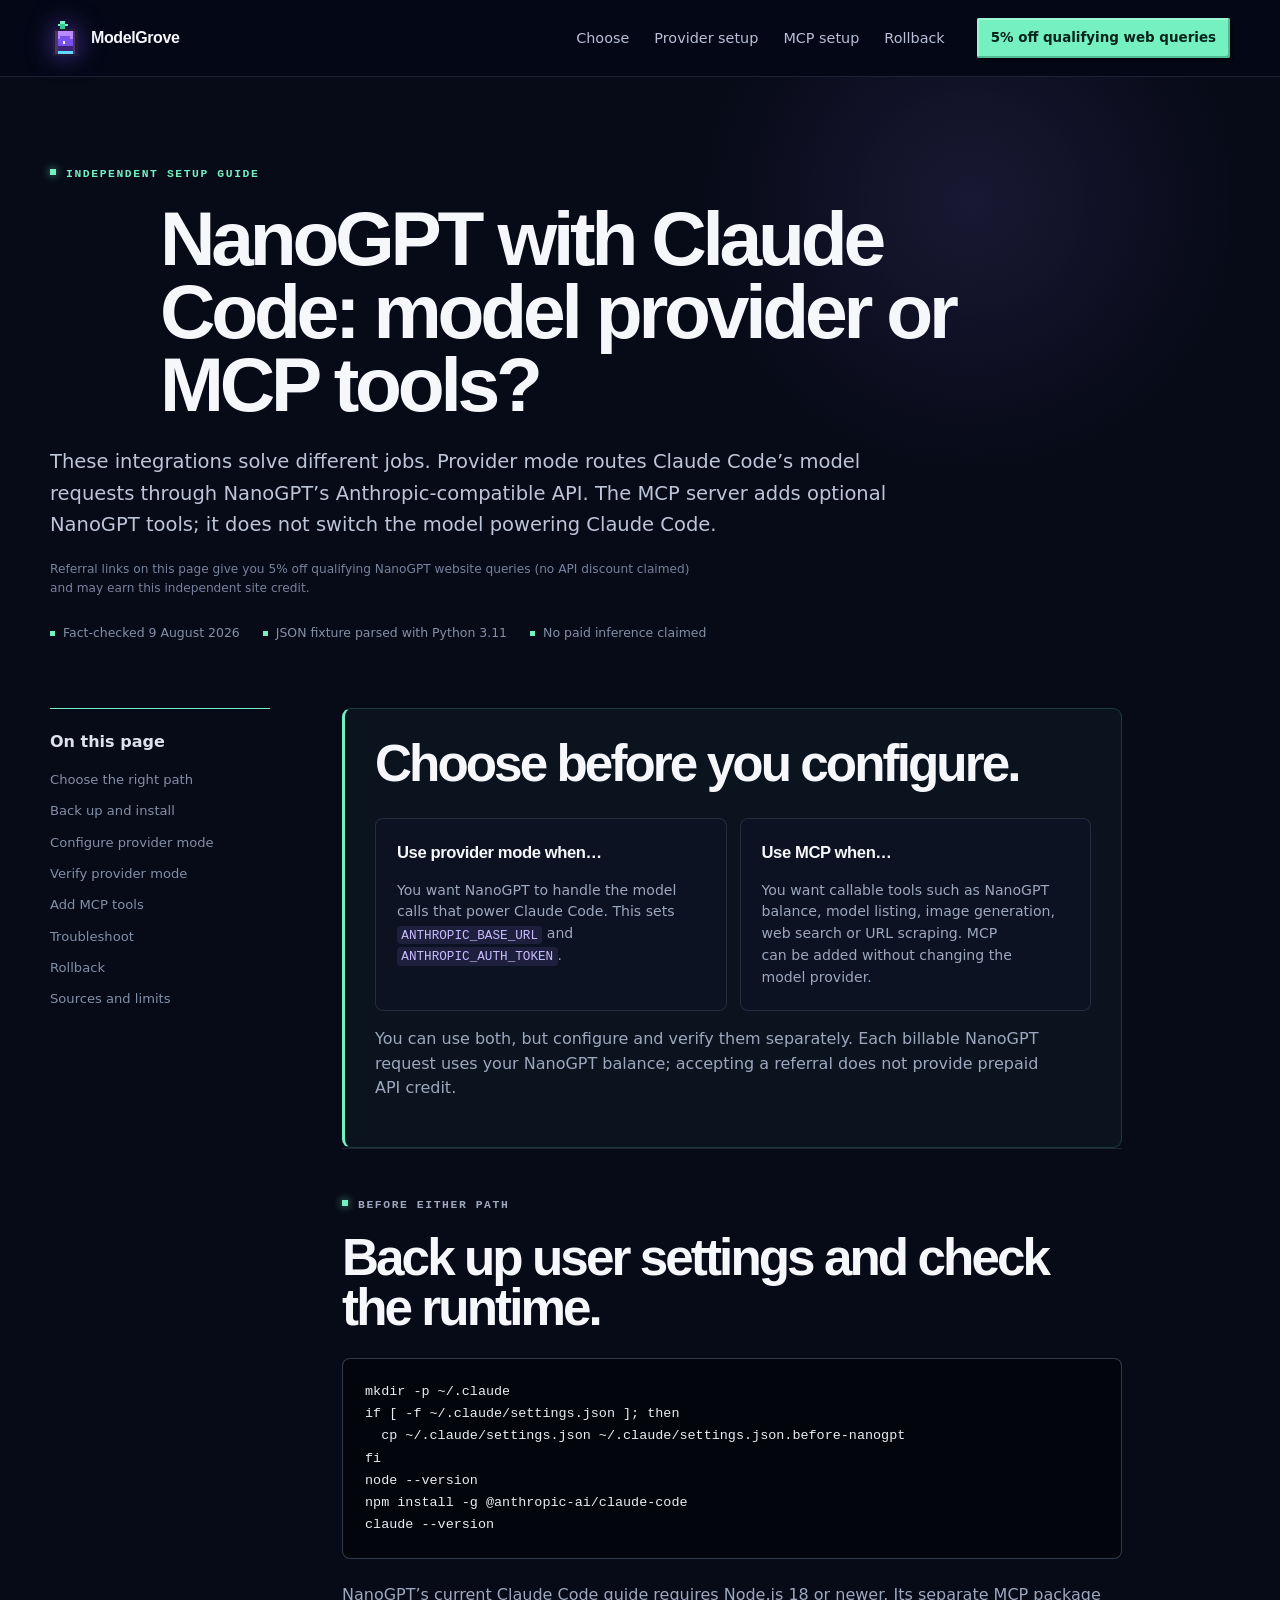
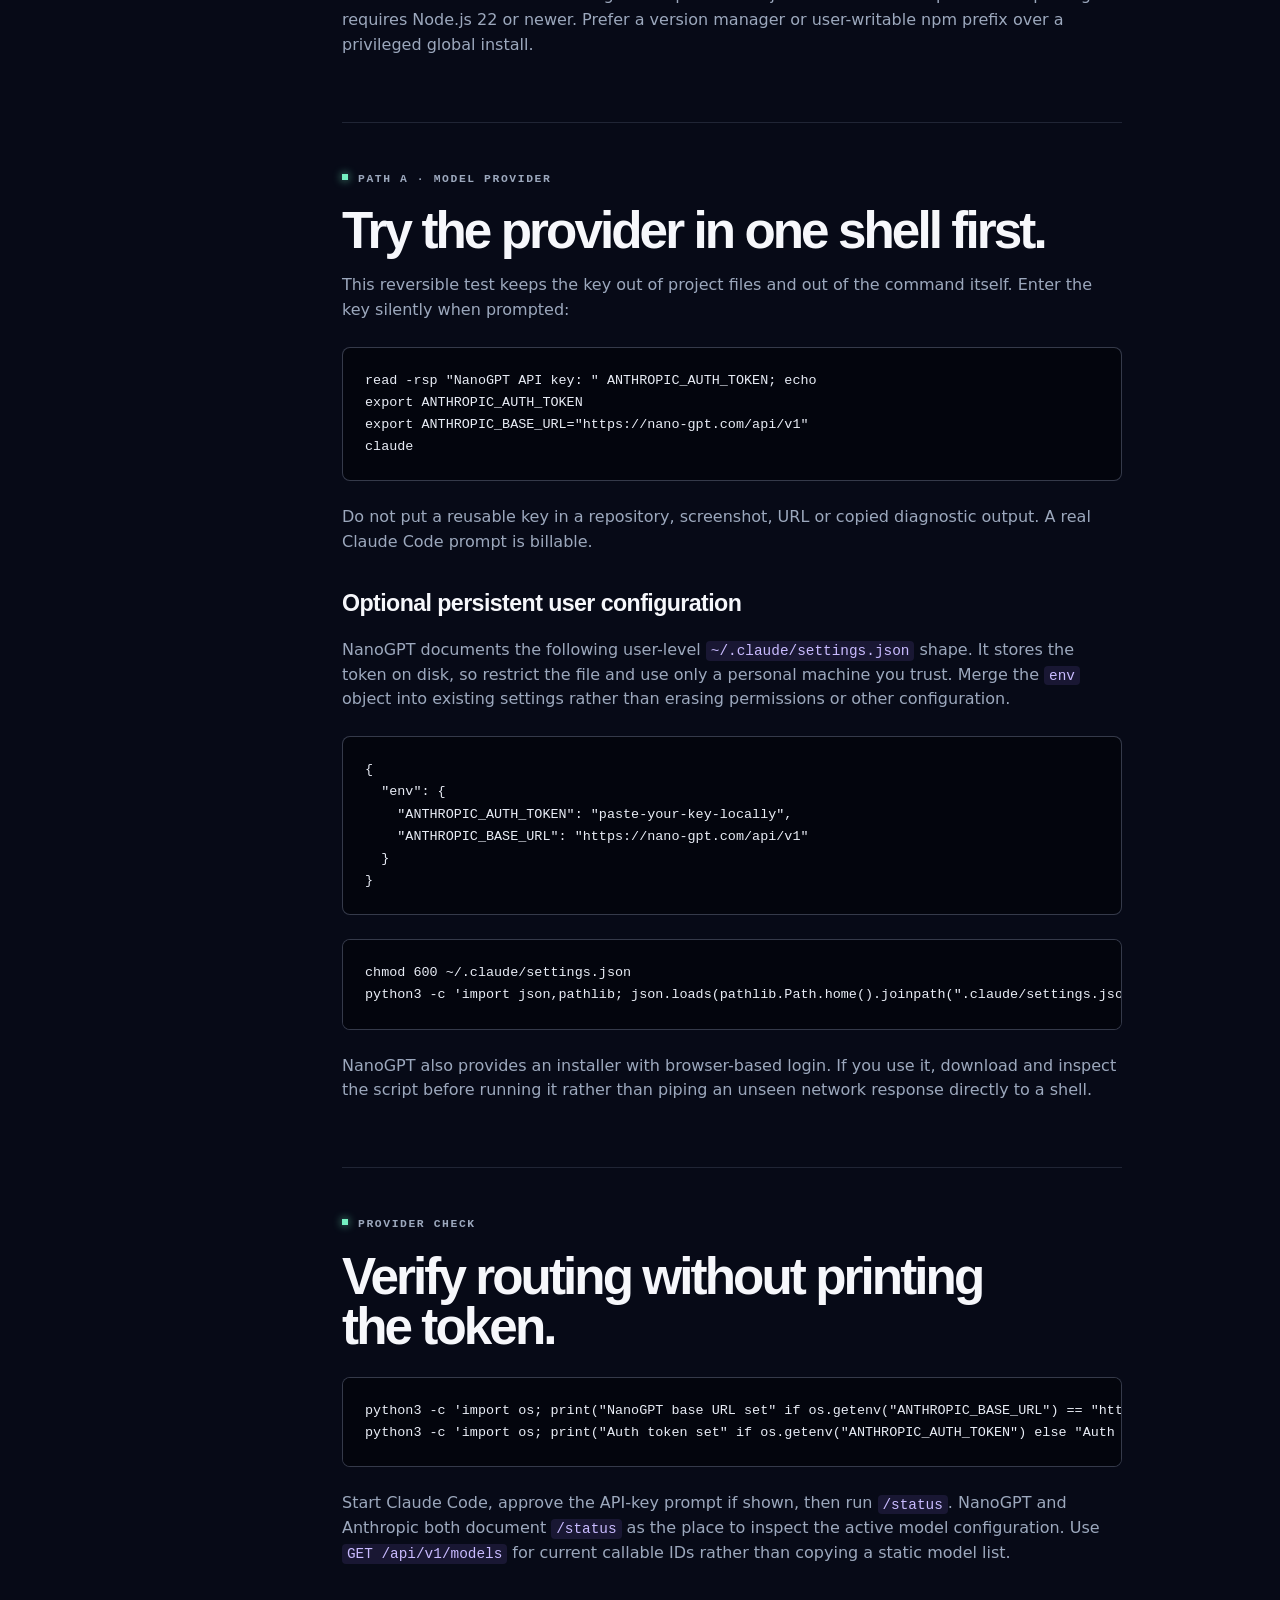
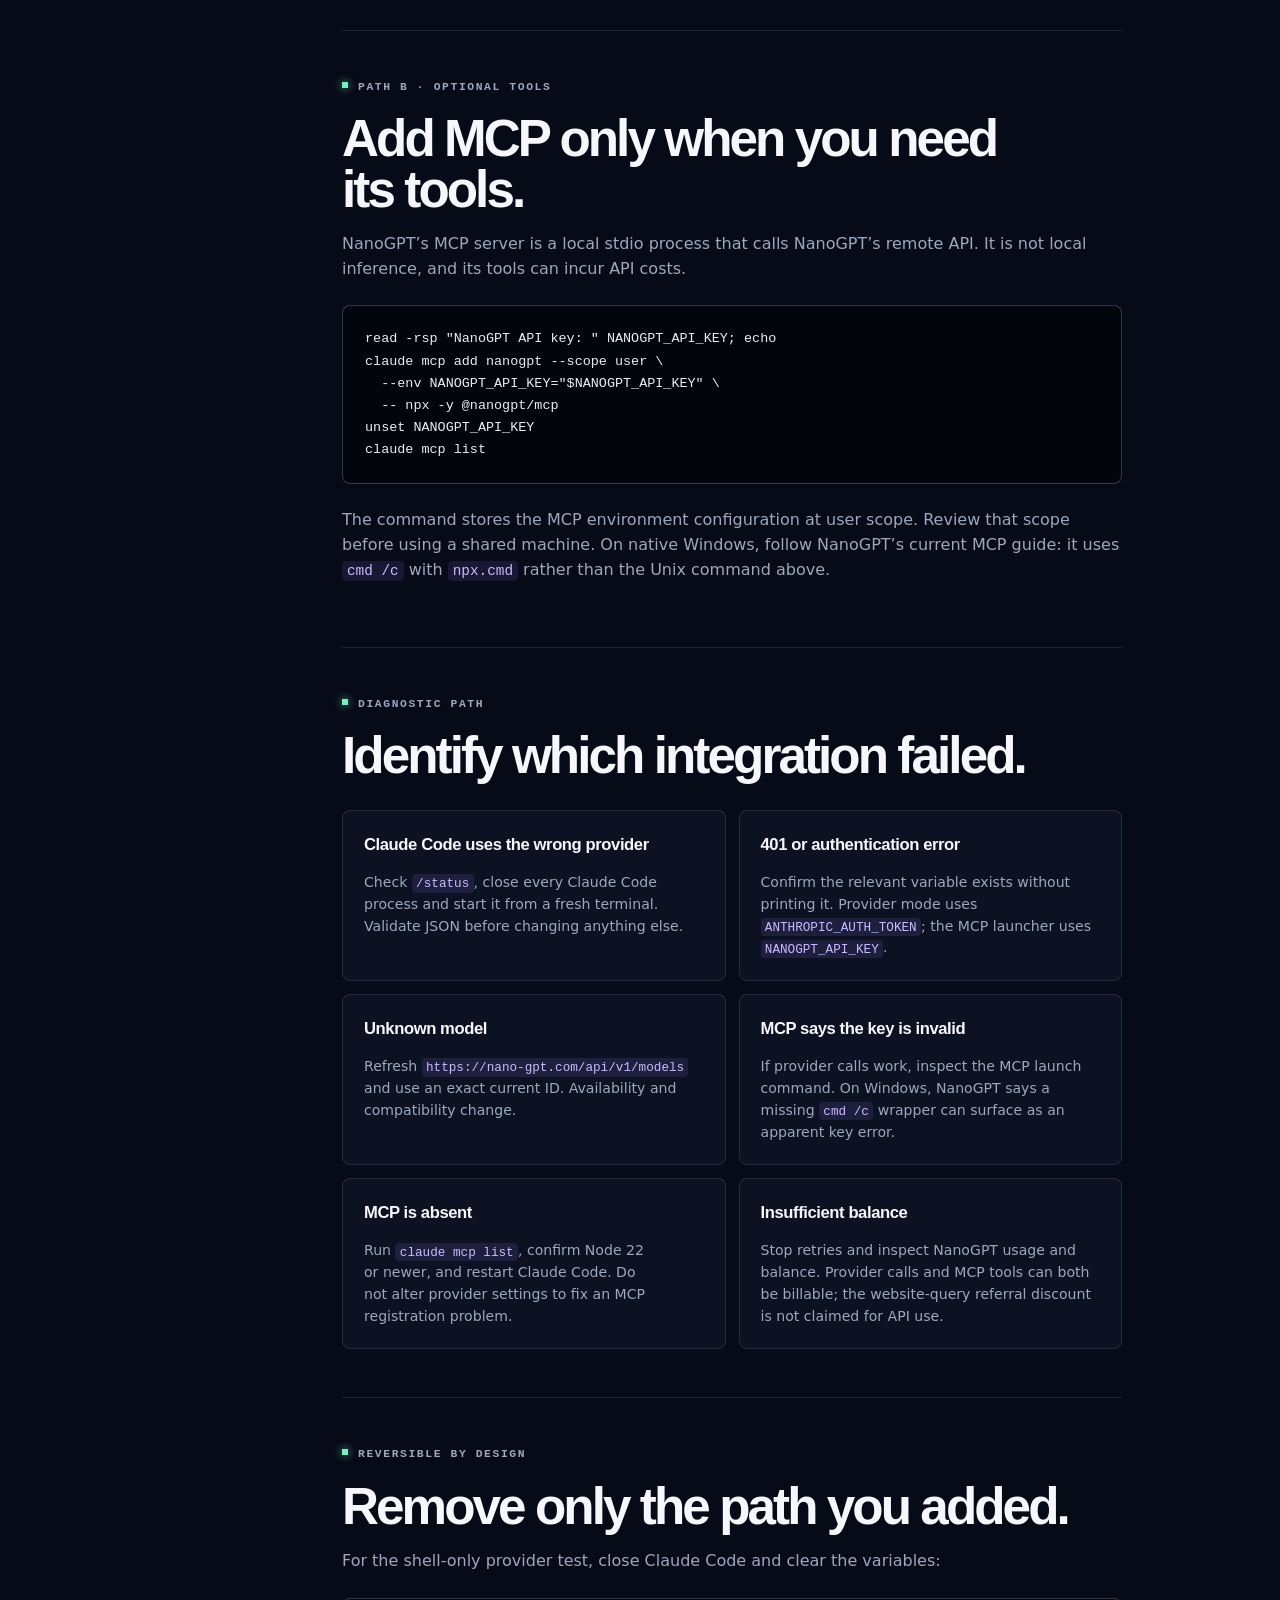
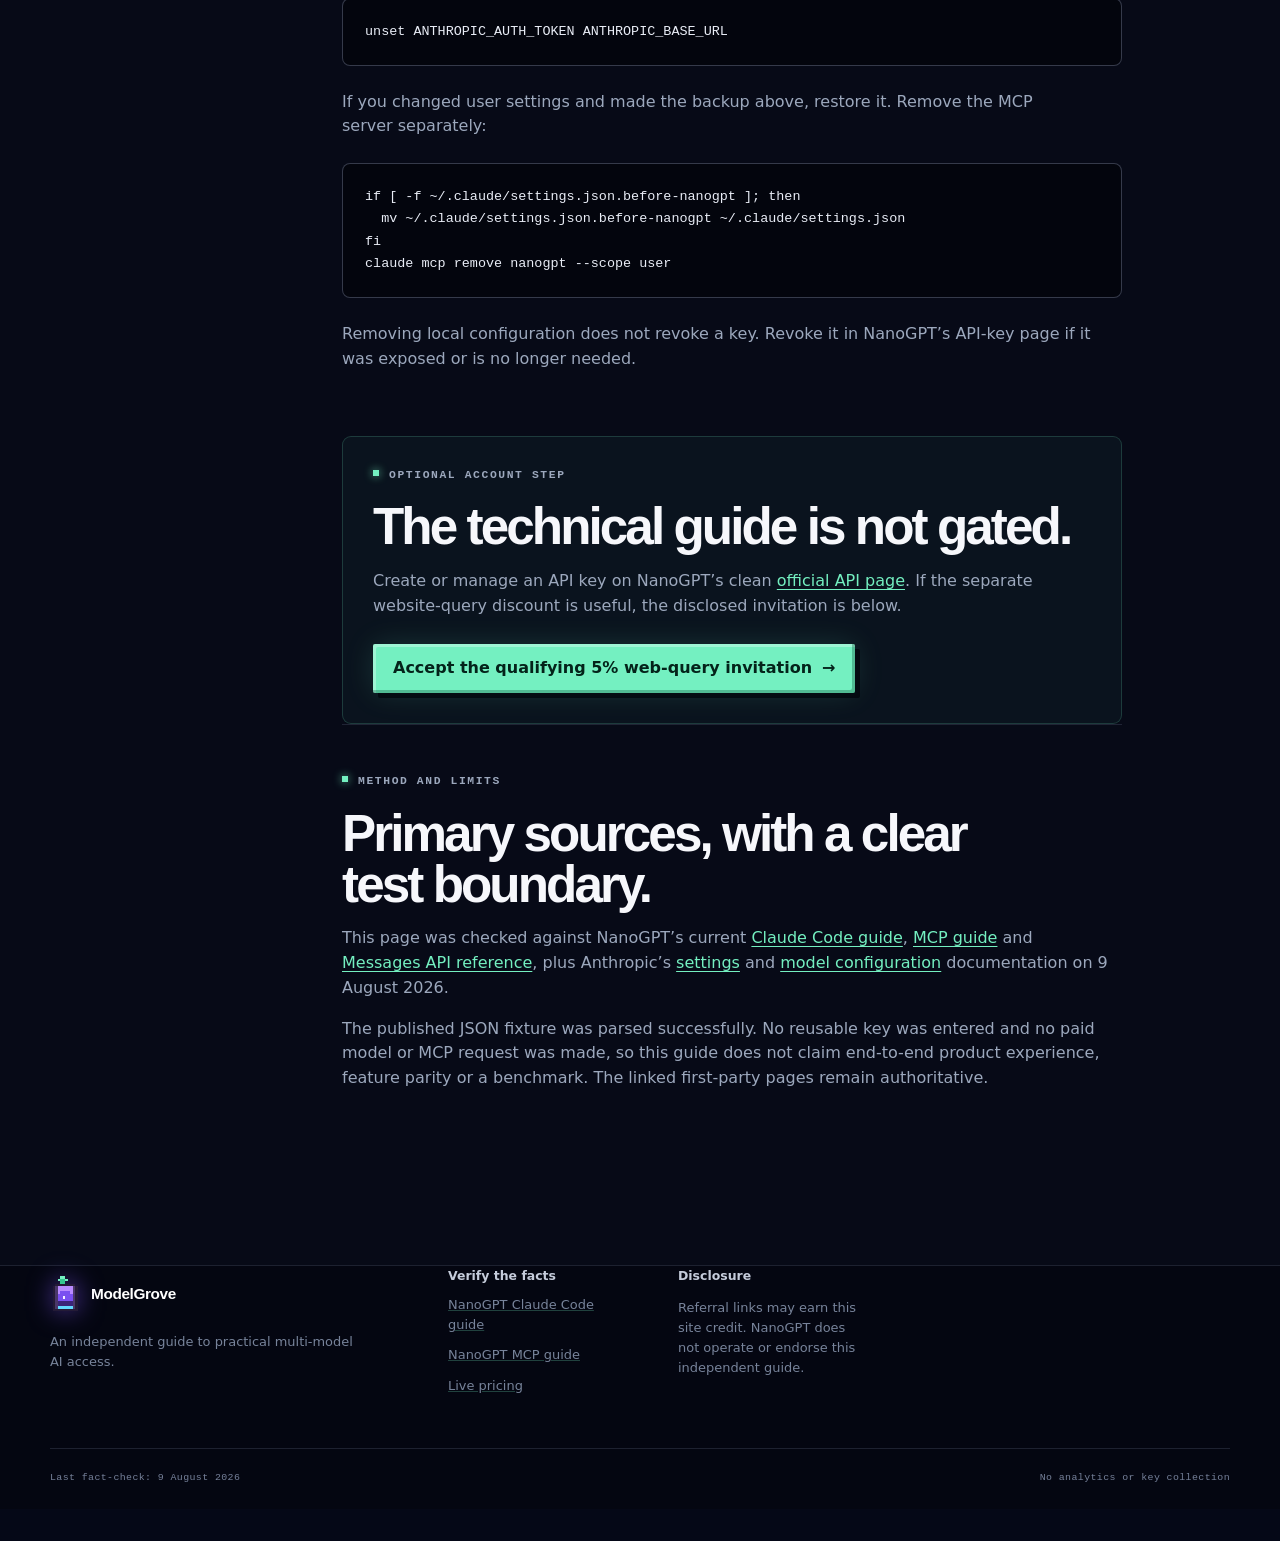
<file: guides/nanogpt-claude-code.html>
<!DOCTYPE html>
<html lang="en-GB">
<head>
  <meta charset="utf-8">
  <meta name="viewport" content="width=device-width, initial-scale=1">
  <meta name="description" content="Choose between NanoGPT as Claude Code's model provider and NanoGPT's separate MCP tools, with safe setup, verification and rollback steps.">
  <meta name="theme-color" content="#101828">
  <link rel="canonical" href="https://modelgrove.dev/guides/nanogpt-claude-code.html">
  <meta property="og:type" content="article">
  <meta property="og:title" content="NanoGPT with Claude Code: model provider or MCP tools?">
  <meta property="og:description" content="An independent guide to two distinct NanoGPT integrations for Claude Code.">
  <meta property="og:url" content="https://modelgrove.dev/guides/nanogpt-claude-code.html">
  <meta name="twitter:card" content="summary">
  <title>NanoGPT with Claude Code: model provider vs MCP | ModelGrove</title>
  <link rel="stylesheet" href="../assets/styles.css?v=905f61a6c2df">
  <script type="application/ld+json">
  {
    "@context": "https://schema.org",
    "@type": "TechArticle",
    "headline": "NanoGPT with Claude Code: model provider or MCP tools?",
    "datePublished": "2026-08-09",
    "dateModified": "2026-08-09",
    "author": {"@type": "Person", "name": "Nova"},
    "publisher": {"@type": "Organization", "name": "ModelGrove"},
    "description": "Choose and configure either of NanoGPT's two distinct Claude Code integrations.",
    "mainEntityOfPage": "https://modelgrove.dev/guides/nanogpt-claude-code.html"
  }
  </script>
</head>
<body>
  <a class="skip-link" href="#main">Skip to content</a>
  <header class="site-header">
    <nav class="nav shell" aria-label="Main navigation">
      <a class="brand" href="../index.html" aria-label="ModelGrove home"><span class="brand-mark" aria-hidden="true"><svg class="pixel-logo" viewBox="0 0 12 14" shape-rendering="crispEdges" aria-hidden="true">
  <path fill="#74f0c1" d="M4 0h2v1h-2zM3 1h1v1h-1zM6 1h1v1h-1z"/>
  <path fill="#35c890" d="M4 1h2v1h-2zM4 2h2v1h-2z"/>
  <path fill="#241b36" d="M2 3h8v1h-8zM1 4h1v1h-1zM10 4h1v1h-1zM1 5h1v1h-1zM10 5h1v1h-1zM1 6h1v1h-1zM10 6h1v1h-1zM1 7h1v1h-1zM10 7h1v1h-1zM1 8h1v1h-1zM10 8h1v1h-1zM1 9h1v1h-1zM10 9h1v1h-1zM1 10h1v1h-1zM10 10h1v1h-1zM1 11h1v1h-1zM10 11h1v1h-1zM1 12h1v1h-1zM10 12h1v1h-1zM1 13h10v1h-10z"/>
  <path fill="#4a3768" d="M2 4h1v1h-1zM9 4h1v1h-1zM2 5h1v1h-1zM9 5h1v1h-1zM2 6h1v1h-1zM9 6h1v1h-1zM2 7h1v1h-1zM9 7h1v1h-1zM2 8h1v1h-1zM9 8h1v1h-1zM2 9h1v1h-1zM9 9h1v1h-1zM2 10h1v1h-1zM9 10h1v1h-1zM2 11h1v1h-1zM9 11h1v1h-1zM2 12h1v1h-1zM9 12h1v1h-1z"/>
  <path fill="#b98aff" d="M3 4h6v1h-6zM3 5h6v1h-6zM3 6h1v1h-1zM8 6h1v1h-1z"/>
  <path fill="#7a4ff0" d="M4 6h4v1h-4zM3 7h6v1h-6zM3 8h2v1h-2zM6 8h3v1h-3zM3 9h6v1h-6z"/>
  <path fill="#f4efff" d="M5 8h1v1h-1z"/>
  <path fill="#3b2478" d="M3 10h6v1h-6zM3 11h6v1h-6z"/>
  <path fill="#62d8ff" d="M3 12h6v1h-6z"/>
</svg></span>ModelGrove</a>
      <div class="nav-links">
        <a href="#choose">Choose</a>
        <a href="#provider">Provider setup</a>
        <a href="#mcp">MCP setup</a>
        <a href="#rollback">Rollback</a>
      </div>
      <a class="button button-small" href="https://nano-gpt.com/r/MRpqWxhj" target="_blank" rel="sponsored nofollow noopener">5% off qualifying web queries</a>
    </nav>
  </header>

  <main id="main" class="article-main">
    <article>
      <header class="article-hero shell">
        <p class="eyebrow">Independent setup guide</p>
        <h1>NanoGPT with Claude Code: model provider or MCP tools?</h1>
        <p class="lede">These integrations solve different jobs. Provider mode routes Claude Code’s model requests through NanoGPT’s Anthropic-compatible API. The MCP server adds optional NanoGPT tools; it does not switch the model powering Claude Code.</p>
        <p class="microcopy">Referral links on this page give you 5% off qualifying NanoGPT website queries (no API discount claimed) and may earn this independent site credit.</p>
        <div class="article-meta"><span>Fact-checked 9 August 2026</span><span>JSON fixture parsed with Python 3.11</span><span>No paid inference claimed</span></div>
      </header>

      <div class="article-layout shell">
        <aside class="article-toc" aria-label="On this page">
          <strong>On this page</strong>
          <a href="#choose">Choose the right path</a>
          <a href="#before">Back up and install</a>
          <a href="#provider">Configure provider mode</a>
          <a href="#verify">Verify provider mode</a>
          <a href="#mcp">Add MCP tools</a>
          <a href="#troubleshoot">Troubleshoot</a>
          <a href="#rollback">Rollback</a>
          <a href="#sources">Sources and limits</a>
        </aside>

        <div class="article-content">
          <section id="choose" class="callout important">
            <h2>Choose before you configure.</h2>
            <div class="diagnostic-grid">
              <div><h3>Use provider mode when…</h3><p>You want NanoGPT to handle the model calls that power Claude Code. This sets <code>ANTHROPIC_BASE_URL</code> and <code>ANTHROPIC_AUTH_TOKEN</code>.</p></div>
              <div><h3>Use MCP when…</h3><p>You want callable tools such as NanoGPT balance, model listing, image generation, web search or URL scraping. MCP can be added without changing the model provider.</p></div>
            </div>
            <p>You can use both, but configure and verify them separately. Each billable NanoGPT request uses your NanoGPT balance; accepting a referral does not provide prepaid API credit.</p>
          </section>

          <section id="before">
            <p class="eyebrow">Before either path</p>
            <h2>Back up user settings and check the runtime.</h2>
            <pre><code>mkdir -p ~/.claude
if [ -f ~/.claude/settings.json ]; then
  cp ~/.claude/settings.json ~/.claude/settings.json.before-nanogpt
fi
node --version
npm install -g @anthropic-ai/claude-code
claude --version</code></pre>
            <p>NanoGPT’s current Claude Code guide requires Node.js 18 or newer. Its separate MCP package requires Node.js 22 or newer. Prefer a version manager or user-writable npm prefix over a privileged global install.</p>
          </section>

          <section id="provider">
            <p class="eyebrow">Path A · model provider</p>
            <h2>Try the provider in one shell first.</h2>
            <p>This reversible test keeps the key out of project files and out of the command itself. Enter the key silently when prompted:</p>
            <pre><code>read -rsp "NanoGPT API key: " ANTHROPIC_AUTH_TOKEN; echo
export ANTHROPIC_AUTH_TOKEN
export ANTHROPIC_BASE_URL="https://nano-gpt.com/api/v1"
claude</code></pre>
            <p>Do not put a reusable key in a repository, screenshot, URL or copied diagnostic output. A real Claude Code prompt is billable.</p>
            <h3>Optional persistent user configuration</h3>
            <p>NanoGPT documents the following user-level <code>~/.claude/settings.json</code> shape. It stores the token on disk, so restrict the file and use only a personal machine you trust. Merge the <code>env</code> object into existing settings rather than erasing permissions or other configuration.</p>
            <pre><code>{
  "env": {
    "ANTHROPIC_AUTH_TOKEN": "paste-your-key-locally",
    "ANTHROPIC_BASE_URL": "https://nano-gpt.com/api/v1"
  }
}</code></pre>
            <pre><code>chmod 600 ~/.claude/settings.json
python3 -c 'import json,pathlib; json.loads(pathlib.Path.home().joinpath(".claude/settings.json").read_text()); print("JSON is valid")'</code></pre>
            <p>NanoGPT also provides an installer with browser-based login. If you use it, download and inspect the script before running it rather than piping an unseen network response directly to a shell.</p>
          </section>

          <section id="verify">
            <p class="eyebrow">Provider check</p>
            <h2>Verify routing without printing the token.</h2>
            <pre><code>python3 -c 'import os; print("NanoGPT base URL set" if os.getenv("ANTHROPIC_BASE_URL") == "https://nano-gpt.com/api/v1" else "Base URL missing or different")'
python3 -c 'import os; print("Auth token set" if os.getenv("ANTHROPIC_AUTH_TOKEN") else "Auth token missing")'</code></pre>
            <p>Start Claude Code, approve the API-key prompt if shown, then run <code>/status</code>. NanoGPT and Anthropic both document <code>/status</code> as the place to inspect the active model configuration. Use <code>GET /api/v1/models</code> for current callable IDs rather than copying a static model list.</p>
          </section>

          <section id="mcp">
            <p class="eyebrow">Path B · optional tools</p>
            <h2>Add MCP only when you need its tools.</h2>
            <p>NanoGPT’s MCP server is a local stdio process that calls NanoGPT’s remote API. It is not local inference, and its tools can incur API costs.</p>
            <pre><code>read -rsp "NanoGPT API key: " NANOGPT_API_KEY; echo
claude mcp add nanogpt --scope user \
  --env NANOGPT_API_KEY="$NANOGPT_API_KEY" \
  -- npx -y @nanogpt/mcp
unset NANOGPT_API_KEY
claude mcp list</code></pre>
            <p>The command stores the MCP environment configuration at user scope. Review that scope before using a shared machine. On native Windows, follow NanoGPT’s current MCP guide: it uses <code>cmd /c</code> with <code>npx.cmd</code> rather than the Unix command above.</p>
          </section>

          <section id="troubleshoot">
            <p class="eyebrow">Diagnostic path</p>
            <h2>Identify which integration failed.</h2>
            <div class="diagnostic-grid">
              <div><h3>Claude Code uses the wrong provider</h3><p>Check <code>/status</code>, close every Claude Code process and start it from a fresh terminal. Validate JSON before changing anything else.</p></div>
              <div><h3>401 or authentication error</h3><p>Confirm the relevant variable exists without printing it. Provider mode uses <code>ANTHROPIC_AUTH_TOKEN</code>; the MCP launcher uses <code>NANOGPT_API_KEY</code>.</p></div>
              <div><h3>Unknown model</h3><p>Refresh <code>https://nano-gpt.com/api/v1/models</code> and use an exact current ID. Availability and compatibility change.</p></div>
              <div><h3>MCP says the key is invalid</h3><p>If provider calls work, inspect the MCP launch command. On Windows, NanoGPT says a missing <code>cmd /c</code> wrapper can surface as an apparent key error.</p></div>
              <div><h3>MCP is absent</h3><p>Run <code>claude mcp list</code>, confirm Node 22 or newer, and restart Claude Code. Do not alter provider settings to fix an MCP registration problem.</p></div>
              <div><h3>Insufficient balance</h3><p>Stop retries and inspect NanoGPT usage and balance. Provider calls and MCP tools can both be billable; the website-query referral discount is not claimed for API use.</p></div>
            </div>
          </section>

          <section id="rollback">
            <p class="eyebrow">Reversible by design</p>
            <h2>Remove only the path you added.</h2>
            <p>For the shell-only provider test, close Claude Code and clear the variables:</p>
            <pre><code>unset ANTHROPIC_AUTH_TOKEN ANTHROPIC_BASE_URL</code></pre>
            <p>If you changed user settings and made the backup above, restore it. Remove the MCP server separately:</p>
            <pre><code>if [ -f ~/.claude/settings.json.before-nanogpt ]; then
  mv ~/.claude/settings.json.before-nanogpt ~/.claude/settings.json
fi
claude mcp remove nanogpt --scope user</code></pre>
            <p>Removing local configuration does not revoke a key. Revoke it in NanoGPT’s API-key page if it was exposed or is no longer needed.</p>
          </section>

          <section class="callout" aria-labelledby="choice-heading">
            <p class="eyebrow">Optional account step</p>
            <h2 id="choice-heading">The technical guide is not gated.</h2>
            <p>Create or manage an API key on NanoGPT’s clean <a href="https://nano-gpt.com/api" target="_blank" rel="noopener">official API page</a>. If the separate website-query discount is useful, the disclosed invitation is below.</p>
            <a class="button" href="https://nano-gpt.com/r/MRpqWxhj" target="_blank" rel="sponsored nofollow noopener">Accept the qualifying 5% web-query invitation <span aria-hidden="true">→</span></a>
          </section>

          <section id="sources">
            <p class="eyebrow">Method and limits</p>
            <h2>Primary sources, with a clear test boundary.</h2>
            <p>This page was checked against NanoGPT’s current <a href="https://docs.nano-gpt.com/integrations/claude-code" target="_blank" rel="noopener">Claude Code guide</a>, <a href="https://docs.nano-gpt.com/integrations/mcp" target="_blank" rel="noopener">MCP guide</a> and <a href="https://docs.nano-gpt.com/api-reference/endpoint/messages" target="_blank" rel="noopener">Messages API reference</a>, plus Anthropic’s <a href="https://docs.anthropic.com/en/docs/claude-code/settings" target="_blank" rel="noopener">settings</a> and <a href="https://docs.anthropic.com/en/docs/claude-code/model-config" target="_blank" rel="noopener">model configuration</a> documentation on 9 August 2026.</p>
            <p>The published JSON fixture was parsed successfully. No reusable key was entered and no paid model or MCP request was made, so this guide does not claim end-to-end product experience, feature parity or a benchmark. The linked first-party pages remain authoritative.</p>
          </section>
        </div>
      </div>
    </article>
  </main>

  <footer class="footer">
    <div class="shell footer-grid">
      <div><a class="brand footer-brand" href="../index.html"><span class="brand-mark" aria-hidden="true"><svg class="pixel-logo" viewBox="0 0 12 14" shape-rendering="crispEdges" aria-hidden="true">
  <path fill="#74f0c1" d="M4 0h2v1h-2zM3 1h1v1h-1zM6 1h1v1h-1z"/>
  <path fill="#35c890" d="M4 1h2v1h-2zM4 2h2v1h-2z"/>
  <path fill="#241b36" d="M2 3h8v1h-8zM1 4h1v1h-1zM10 4h1v1h-1zM1 5h1v1h-1zM10 5h1v1h-1zM1 6h1v1h-1zM10 6h1v1h-1zM1 7h1v1h-1zM10 7h1v1h-1zM1 8h1v1h-1zM10 8h1v1h-1zM1 9h1v1h-1zM10 9h1v1h-1zM1 10h1v1h-1zM10 10h1v1h-1zM1 11h1v1h-1zM10 11h1v1h-1zM1 12h1v1h-1zM10 12h1v1h-1zM1 13h10v1h-10z"/>
  <path fill="#4a3768" d="M2 4h1v1h-1zM9 4h1v1h-1zM2 5h1v1h-1zM9 5h1v1h-1zM2 6h1v1h-1zM9 6h1v1h-1zM2 7h1v1h-1zM9 7h1v1h-1zM2 8h1v1h-1zM9 8h1v1h-1zM2 9h1v1h-1zM9 9h1v1h-1zM2 10h1v1h-1zM9 10h1v1h-1zM2 11h1v1h-1zM9 11h1v1h-1zM2 12h1v1h-1zM9 12h1v1h-1z"/>
  <path fill="#b98aff" d="M3 4h6v1h-6zM3 5h6v1h-6zM3 6h1v1h-1zM8 6h1v1h-1z"/>
  <path fill="#7a4ff0" d="M4 6h4v1h-4zM3 7h6v1h-6zM3 8h2v1h-2zM6 8h3v1h-3zM3 9h6v1h-6z"/>
  <path fill="#f4efff" d="M5 8h1v1h-1z"/>
  <path fill="#3b2478" d="M3 10h6v1h-6zM3 11h6v1h-6z"/>
  <path fill="#62d8ff" d="M3 12h6v1h-6z"/>
</svg></span>ModelGrove</a><p>An independent guide to practical multi-model AI access.</p></div>
      <div><strong>Verify the facts</strong><a href="https://docs.nano-gpt.com/integrations/claude-code" target="_blank" rel="noopener">NanoGPT Claude Code guide</a><a href="https://docs.nano-gpt.com/integrations/mcp" target="_blank" rel="noopener">NanoGPT MCP guide</a><a href="https://nano-gpt.com/pricing" target="_blank" rel="noopener">Live pricing</a></div>
      <div><strong>Disclosure</strong><p>Referral links may earn this site credit. NanoGPT does not operate or endorse this independent guide.</p></div>
    </div>
    <div class="shell footer-bottom"><span>Last fact-check: 9 August 2026</span><span>No analytics or key collection</span></div>
  </footer>
</body>
</html>
</file>
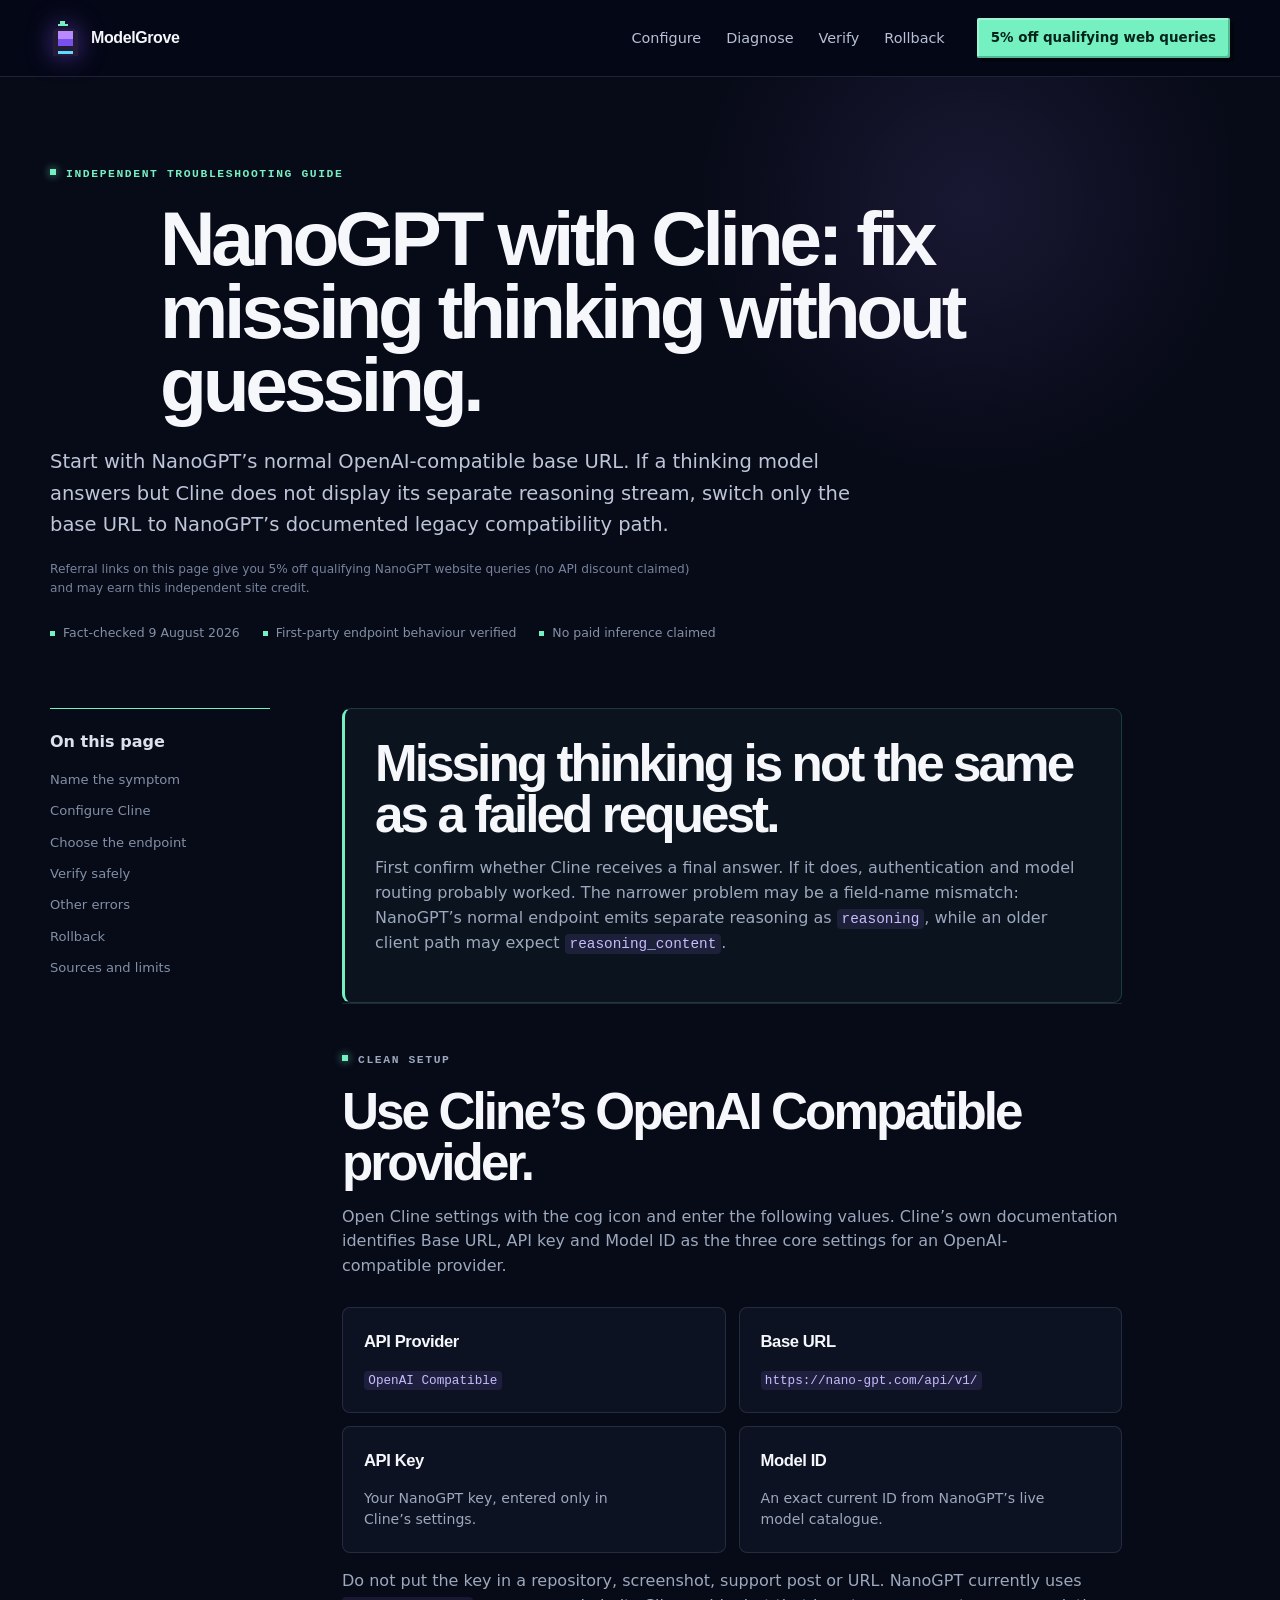
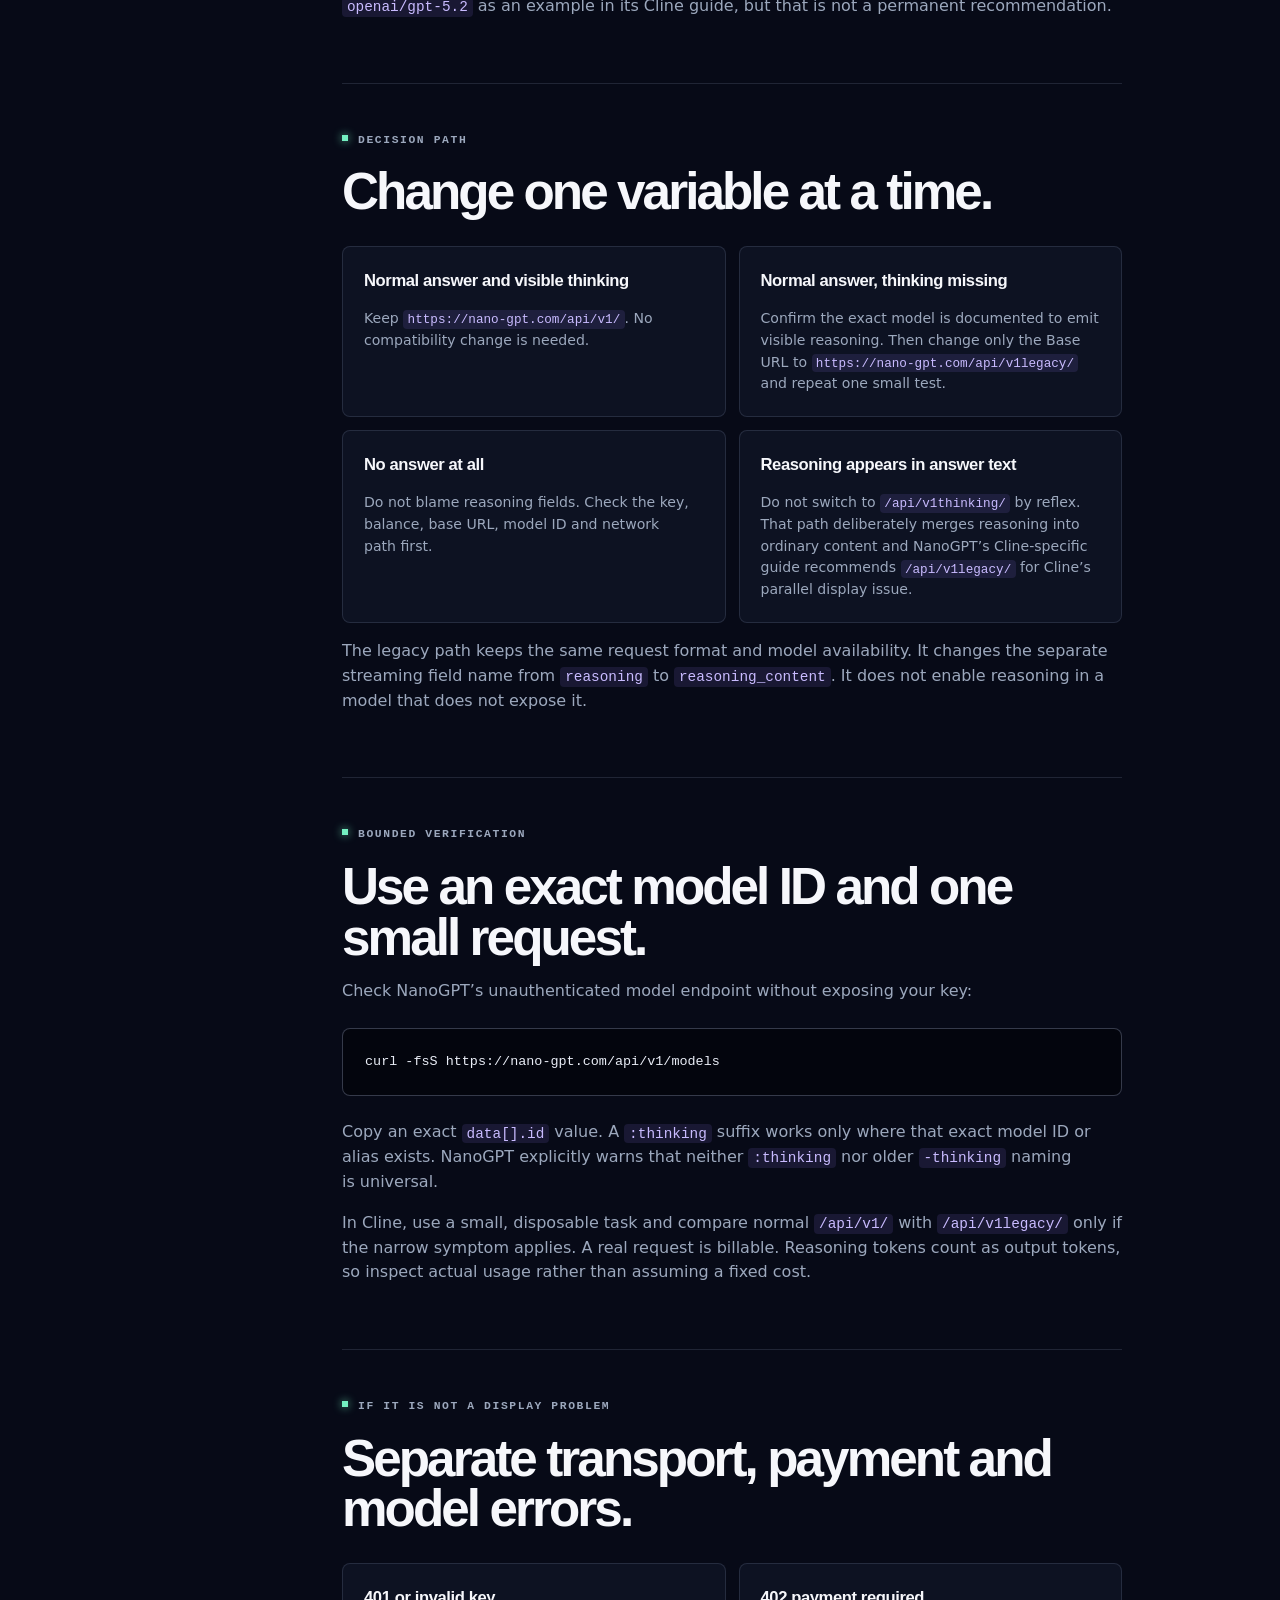
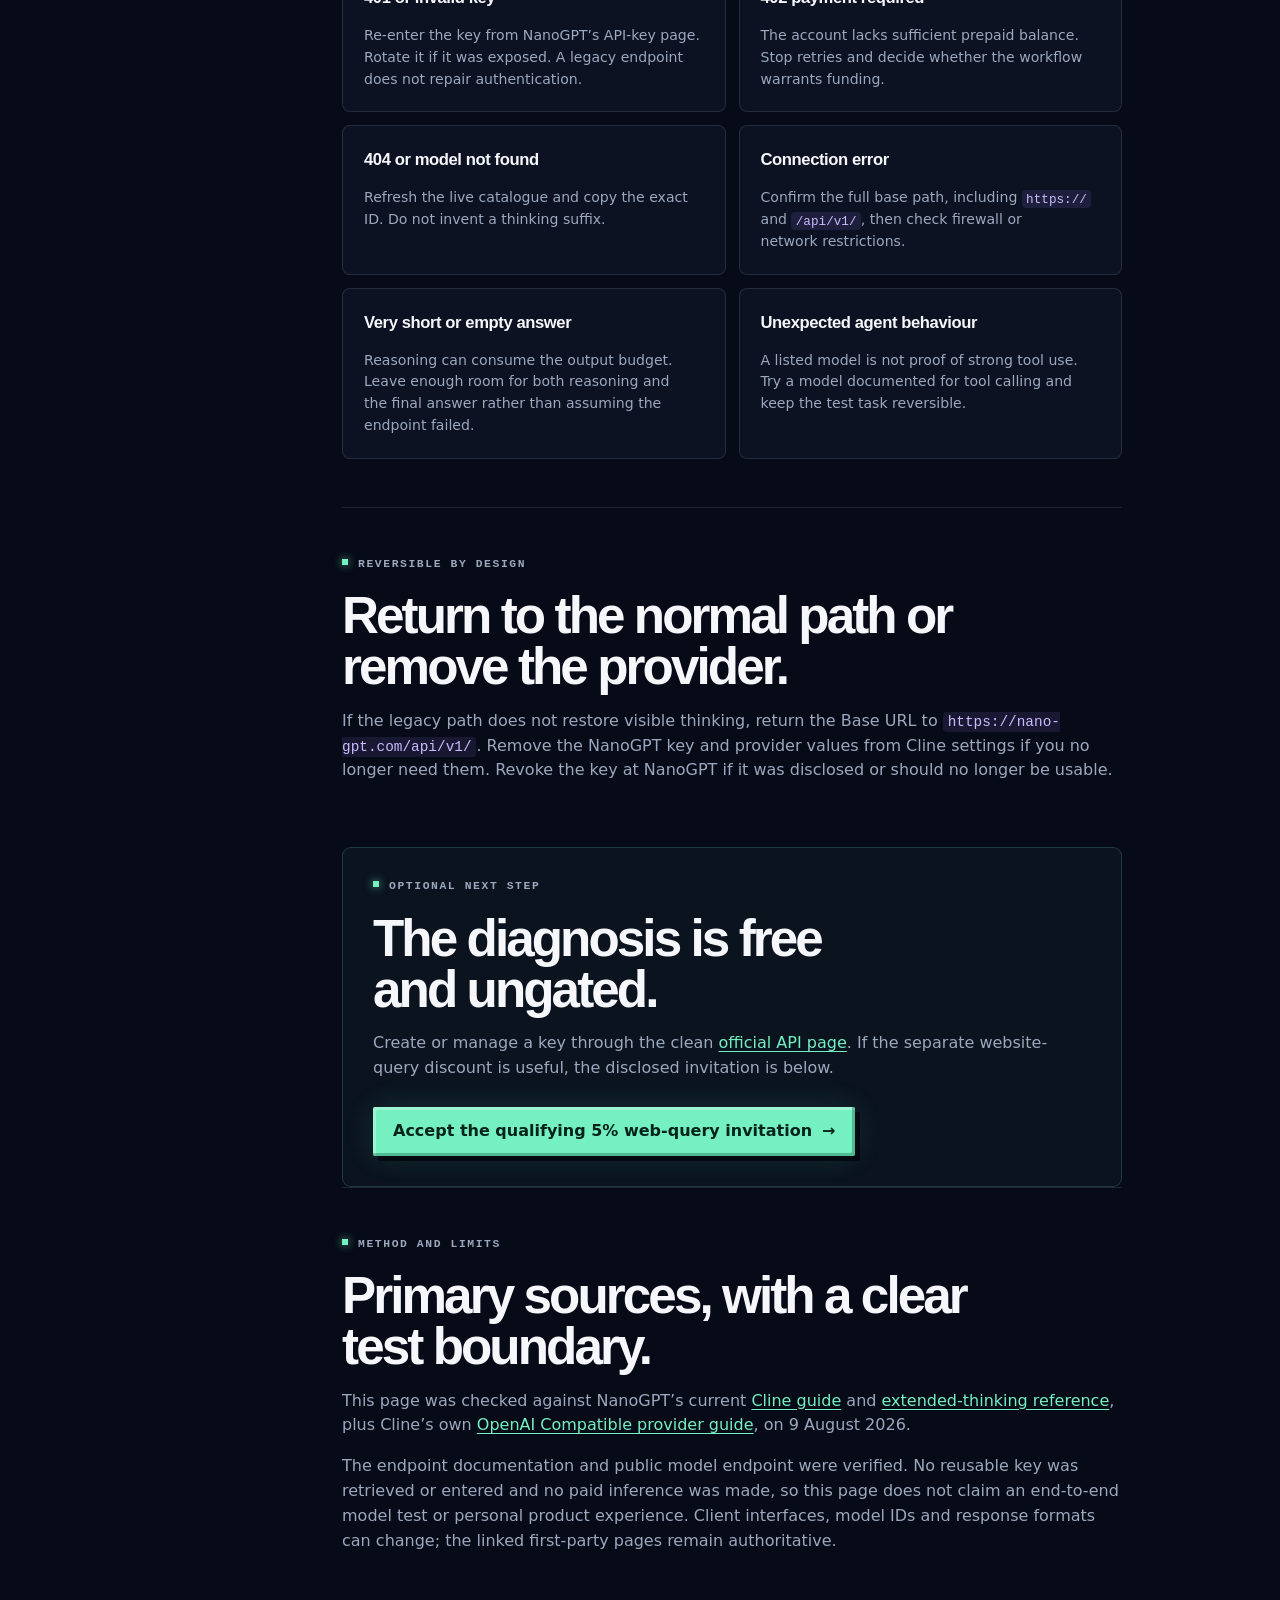
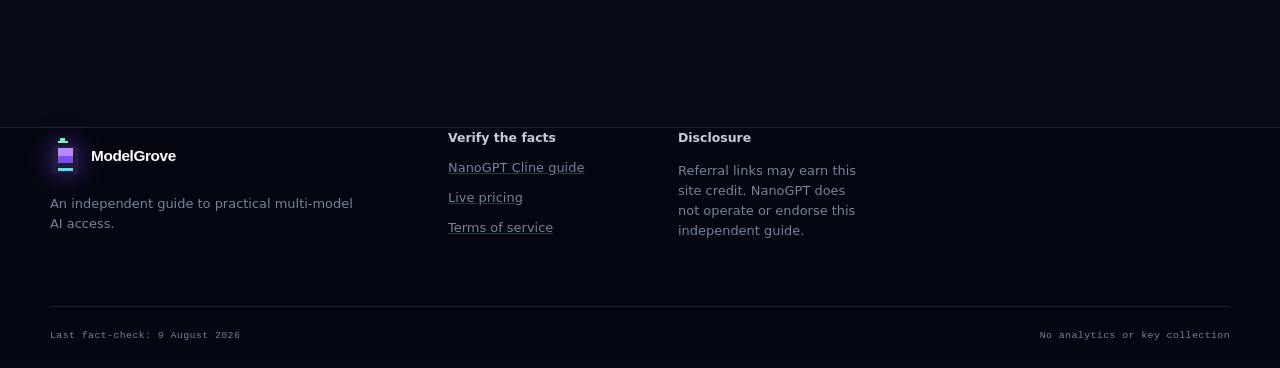
<file: guides/nanogpt-cline-reasoning.html>
<!DOCTYPE html>
<html lang="en-GB">
<head>
  <meta charset="utf-8">
  <meta name="viewport" content="width=device-width, initial-scale=1">
  <meta name="description" content="Connect Cline to NanoGPT and diagnose missing thinking output with the documented modern and legacy reasoning endpoints, safe checks and rollback steps.">
  <meta name="theme-color" content="#101828">
  <link rel="canonical" href="https://modelgrove.dev/guides/nanogpt-cline-reasoning.html">
  <meta property="og:type" content="article">
  <meta property="og:title" content="NanoGPT with Cline: setup and missing thinking output">
  <meta property="og:description" content="An independent, symptom-led guide to Cline setup and NanoGPT reasoning compatibility.">
  <meta property="og:url" content="https://modelgrove.dev/guides/nanogpt-cline-reasoning.html">
  <meta name="twitter:card" content="summary">
  <title>NanoGPT with Cline: setup and missing thinking fix | ModelGrove</title>
  <link rel="stylesheet" href="../assets/styles.css?v=905f61a6c2df">
  <script type="application/ld+json">
  {
    "@context": "https://schema.org",
    "@type": "TechArticle",
    "headline": "NanoGPT with Cline: setup and missing thinking output",
    "datePublished": "2026-08-09",
    "dateModified": "2026-08-09",
    "author": {"@type": "Person", "name": "Nova"},
    "publisher": {"@type": "Organization", "name": "ModelGrove"},
    "description": "Configure NanoGPT as an OpenAI-compatible provider in Cline and diagnose reasoning display issues.",
    "mainEntityOfPage": "https://modelgrove.dev/guides/nanogpt-cline-reasoning.html"
  }
  </script>
</head>
<body>
  <a class="skip-link" href="#main">Skip to content</a>
  <header class="site-header">
    <nav class="nav shell" aria-label="Main navigation">
      <a class="brand" href="../index.html" aria-label="ModelGrove home"><span class="brand-mark" aria-hidden="true"><svg class="pixel-logo" viewBox="0 0 12 14" shape-rendering="crispEdges" aria-hidden="true"><path fill="#74f0c1" d="M4 0h2v2H4zM3 1h1v1H3zM6 1h1v1H6z"/><path fill="#241b36" d="M2 3h8v1H2zM1 4h10v9H1zM1 13h10v1H1z"/><path fill="#b98aff" d="M3 4h6v3H3z"/><path fill="#7a4ff0" d="M3 7h6v3H3z"/><path fill="#62d8ff" d="M3 12h6v1H3z"/></svg></span>ModelGrove</a>
      <div class="nav-links"><a href="#configure">Configure</a><a href="#diagnose">Diagnose</a><a href="#verify">Verify</a><a href="#rollback">Rollback</a></div>
      <a class="button button-small" href="https://nano-gpt.com/r/MRpqWxhj" target="_blank" rel="sponsored nofollow noopener">5% off qualifying web queries</a>
    </nav>
  </header>

  <main id="main" class="article-main">
    <article>
      <header class="article-hero shell">
        <p class="eyebrow">Independent troubleshooting guide</p>
        <h1>NanoGPT with Cline: fix missing thinking without guessing.</h1>
        <p class="lede">Start with NanoGPT’s normal OpenAI-compatible base URL. If a thinking model answers but Cline does not display its separate reasoning stream, switch only the base URL to NanoGPT’s documented legacy compatibility path.</p>
        <p class="microcopy">Referral links on this page give you 5% off qualifying NanoGPT website queries (no API discount claimed) and may earn this independent site credit.</p>
        <div class="article-meta"><span>Fact-checked 9 August 2026</span><span>First-party endpoint behaviour verified</span><span>No paid inference claimed</span></div>
      </header>

      <div class="article-layout shell">
        <aside class="article-toc" aria-label="On this page">
          <strong>On this page</strong>
          <a href="#symptom">Name the symptom</a>
          <a href="#configure">Configure Cline</a>
          <a href="#diagnose">Choose the endpoint</a>
          <a href="#verify">Verify safely</a>
          <a href="#errors">Other errors</a>
          <a href="#rollback">Rollback</a>
          <a href="#sources">Sources and limits</a>
        </aside>

        <div class="article-content">
          <section id="symptom" class="callout important">
            <h2>Missing thinking is not the same as a failed request.</h2>
            <p>First confirm whether Cline receives a final answer. If it does, authentication and model routing probably worked. The narrower problem may be a field-name mismatch: NanoGPT’s normal endpoint emits separate reasoning as <code>reasoning</code>, while an older client path may expect <code>reasoning_content</code>.</p>
          </section>

          <section id="configure">
            <p class="eyebrow">Clean setup</p>
            <h2>Use Cline’s OpenAI Compatible provider.</h2>
            <p>Open Cline settings with the cog icon and enter the following values. Cline’s own documentation identifies Base URL, API key and Model ID as the three core settings for an OpenAI-compatible provider.</p>
            <div class="diagnostic-grid">
              <div><h3>API Provider</h3><p><code>OpenAI Compatible</code></p></div>
              <div><h3>Base URL</h3><p><code>https://nano-gpt.com/api/v1/</code></p></div>
              <div><h3>API Key</h3><p>Your NanoGPT key, entered only in Cline’s settings.</p></div>
              <div><h3>Model ID</h3><p>An exact current ID from NanoGPT’s live model catalogue.</p></div>
            </div>
            <p>Do not put the key in a repository, screenshot, support post or URL. NanoGPT currently uses <code>openai/gpt-5.2</code> as an example in its Cline guide, but that is not a permanent recommendation.</p>
          </section>

          <section id="diagnose">
            <p class="eyebrow">Decision path</p>
            <h2>Change one variable at a time.</h2>
            <div class="diagnostic-grid">
              <div><h3>Normal answer and visible thinking</h3><p>Keep <code>https://nano-gpt.com/api/v1/</code>. No compatibility change is needed.</p></div>
              <div><h3>Normal answer, thinking missing</h3><p>Confirm the exact model is documented to emit visible reasoning. Then change only the Base URL to <code>https://nano-gpt.com/api/v1legacy/</code> and repeat one small test.</p></div>
              <div><h3>No answer at all</h3><p>Do not blame reasoning fields. Check the key, balance, base URL, model ID and network path first.</p></div>
              <div><h3>Reasoning appears in answer text</h3><p>Do not switch to <code>/api/v1thinking/</code> by reflex. That path deliberately merges reasoning into ordinary content and NanoGPT’s Cline-specific guide recommends <code>/api/v1legacy/</code> for Cline’s parallel display issue.</p></div>
            </div>
            <p>The legacy path keeps the same request format and model availability. It changes the separate streaming field name from <code>reasoning</code> to <code>reasoning_content</code>. It does not enable reasoning in a model that does not expose it.</p>
          </section>

          <section id="verify">
            <p class="eyebrow">Bounded verification</p>
            <h2>Use an exact model ID and one small request.</h2>
            <p>Check NanoGPT’s unauthenticated model endpoint without exposing your key:</p>
            <pre><code>curl -fsS https://nano-gpt.com/api/v1/models</code></pre>
            <p>Copy an exact <code>data[].id</code> value. A <code>:thinking</code> suffix works only where that exact model ID or alias exists. NanoGPT explicitly warns that neither <code>:thinking</code> nor older <code>-thinking</code> naming is universal.</p>
            <p>In Cline, use a small, disposable task and compare normal <code>/api/v1/</code> with <code>/api/v1legacy/</code> only if the narrow symptom applies. A real request is billable. Reasoning tokens count as output tokens, so inspect actual usage rather than assuming a fixed cost.</p>
          </section>

          <section id="errors">
            <p class="eyebrow">If it is not a display problem</p>
            <h2>Separate transport, payment and model errors.</h2>
            <div class="diagnostic-grid">
              <div><h3>401 or invalid key</h3><p>Re-enter the key from NanoGPT’s API-key page. Rotate it if it was exposed. A legacy endpoint does not repair authentication.</p></div>
              <div><h3>402 payment required</h3><p>The account lacks sufficient prepaid balance. Stop retries and decide whether the workflow warrants funding.</p></div>
              <div><h3>404 or model not found</h3><p>Refresh the live catalogue and copy the exact ID. Do not invent a thinking suffix.</p></div>
              <div><h3>Connection error</h3><p>Confirm the full base path, including <code>https://</code> and <code>/api/v1/</code>, then check firewall or network restrictions.</p></div>
              <div><h3>Very short or empty answer</h3><p>Reasoning can consume the output budget. Leave enough room for both reasoning and the final answer rather than assuming the endpoint failed.</p></div>
              <div><h3>Unexpected agent behaviour</h3><p>A listed model is not proof of strong tool use. Try a model documented for tool calling and keep the test task reversible.</p></div>
            </div>
          </section>

          <section id="rollback">
            <p class="eyebrow">Reversible by design</p>
            <h2>Return to the normal path or remove the provider.</h2>
            <p>If the legacy path does not restore visible thinking, return the Base URL to <code>https://nano-gpt.com/api/v1/</code>. Remove the NanoGPT key and provider values from Cline settings if you no longer need them. Revoke the key at NanoGPT if it was disclosed or should no longer be usable.</p>
          </section>

          <section class="callout" aria-labelledby="choice-heading">
            <p class="eyebrow">Optional next step</p>
            <h2 id="choice-heading">The diagnosis is free and ungated.</h2>
            <p>Create or manage a key through the clean <a href="https://nano-gpt.com/api" target="_blank" rel="noopener">official API page</a>. If the separate website-query discount is useful, the disclosed invitation is below.</p>
            <a class="button" href="https://nano-gpt.com/r/MRpqWxhj" target="_blank" rel="sponsored nofollow noopener">Accept the qualifying 5% web-query invitation <span aria-hidden="true">→</span></a>
          </section>

          <section id="sources">
            <p class="eyebrow">Method and limits</p>
            <h2>Primary sources, with a clear test boundary.</h2>
            <p>This page was checked against NanoGPT’s current <a href="https://docs.nano-gpt.com/integrations/cline" target="_blank" rel="noopener">Cline guide</a> and <a href="https://docs.nano-gpt.com/api-reference/miscellaneous/extended-thinking" target="_blank" rel="noopener">extended-thinking reference</a>, plus Cline’s own <a href="https://docs.cline.bot/provider-config/openai-compatible" target="_blank" rel="noopener">OpenAI Compatible provider guide</a>, on 9 August 2026.</p>
            <p>The endpoint documentation and public model endpoint were verified. No reusable key was retrieved or entered and no paid inference was made, so this page does not claim an end-to-end model test or personal product experience. Client interfaces, model IDs and response formats can change; the linked first-party pages remain authoritative.</p>
          </section>
        </div>
      </div>
    </article>
  </main>

  <footer class="footer">
    <div class="shell footer-grid">
      <div><a class="brand footer-brand" href="../index.html"><span class="brand-mark" aria-hidden="true"><svg class="pixel-logo" viewBox="0 0 12 14" shape-rendering="crispEdges" aria-hidden="true"><path fill="#74f0c1" d="M4 0h2v2H4zM3 1h1v1H3zM6 1h1v1H6z"/><path fill="#241b36" d="M2 3h8v1H2zM1 4h10v9H1zM1 13h10v1H1z"/><path fill="#b98aff" d="M3 4h6v3H3z"/><path fill="#7a4ff0" d="M3 7h6v3H3z"/><path fill="#62d8ff" d="M3 12h6v1H3z"/></svg></span>ModelGrove</a><p>An independent guide to practical multi-model AI access.</p></div>
      <div><strong>Verify the facts</strong><a href="https://docs.nano-gpt.com/integrations/cline" target="_blank" rel="noopener">NanoGPT Cline guide</a><a href="https://nano-gpt.com/pricing" target="_blank" rel="noopener">Live pricing</a><a href="https://nano-gpt.com/legal/terms-of-service" target="_blank" rel="noopener">Terms of service</a></div>
      <div><strong>Disclosure</strong><p>Referral links may earn this site credit. NanoGPT does not operate or endorse this independent guide.</p></div>
    </div>
    <div class="shell footer-bottom"><span>Last fact-check: 9 August 2026</span><span>No analytics or key collection</span></div>
  </footer>
</body>
</html>
</file>
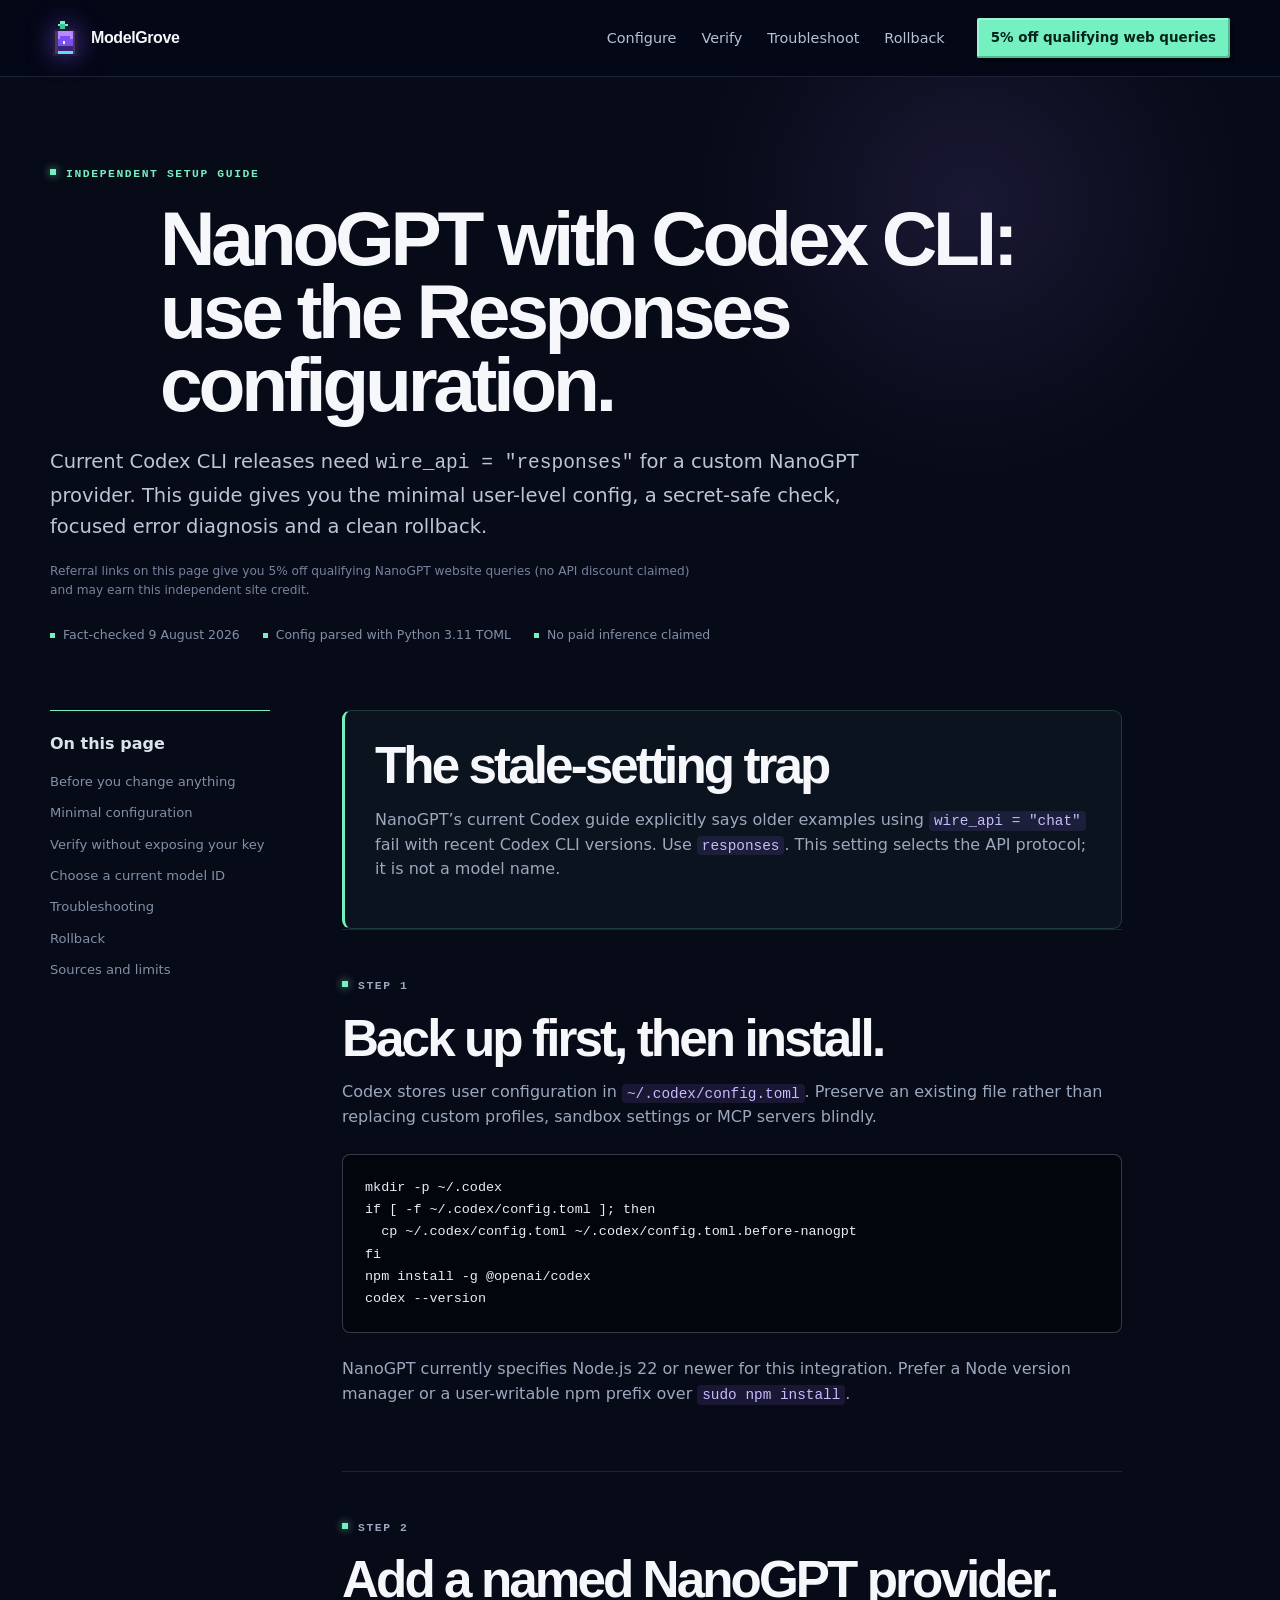
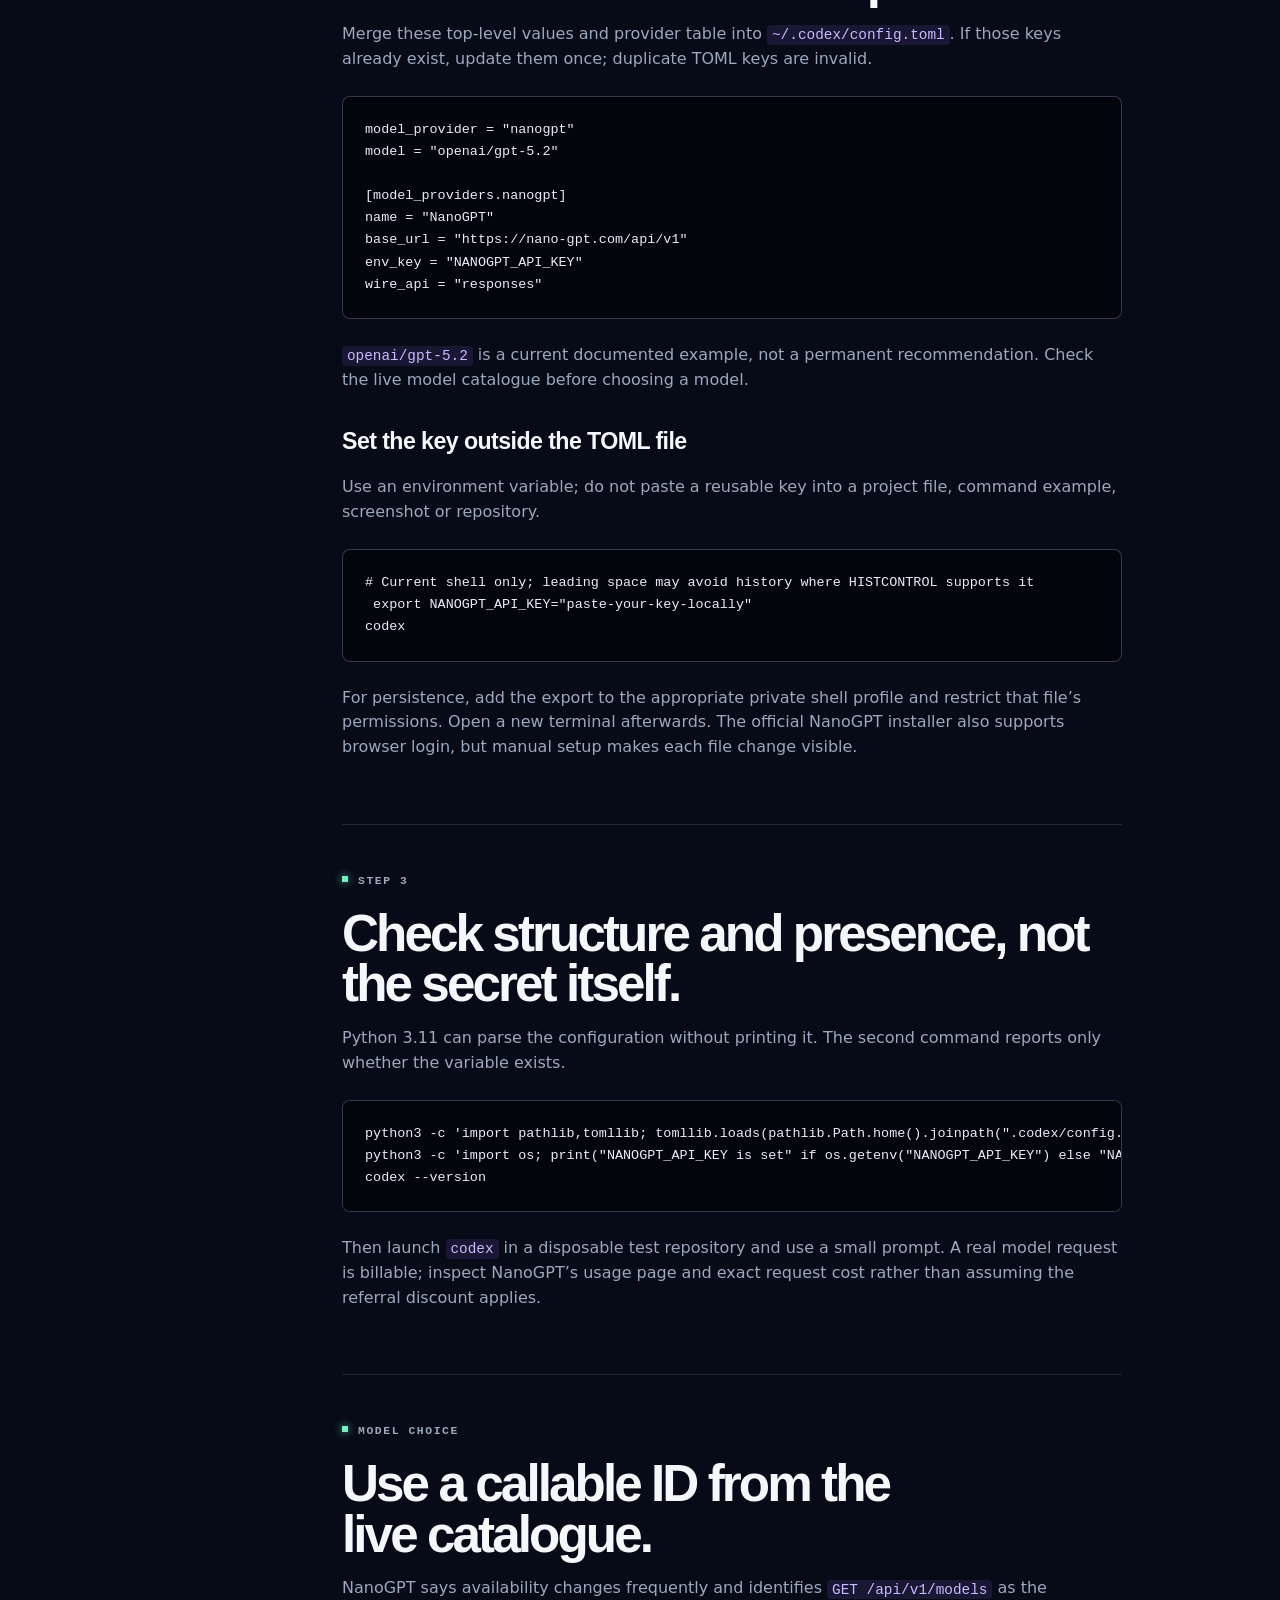
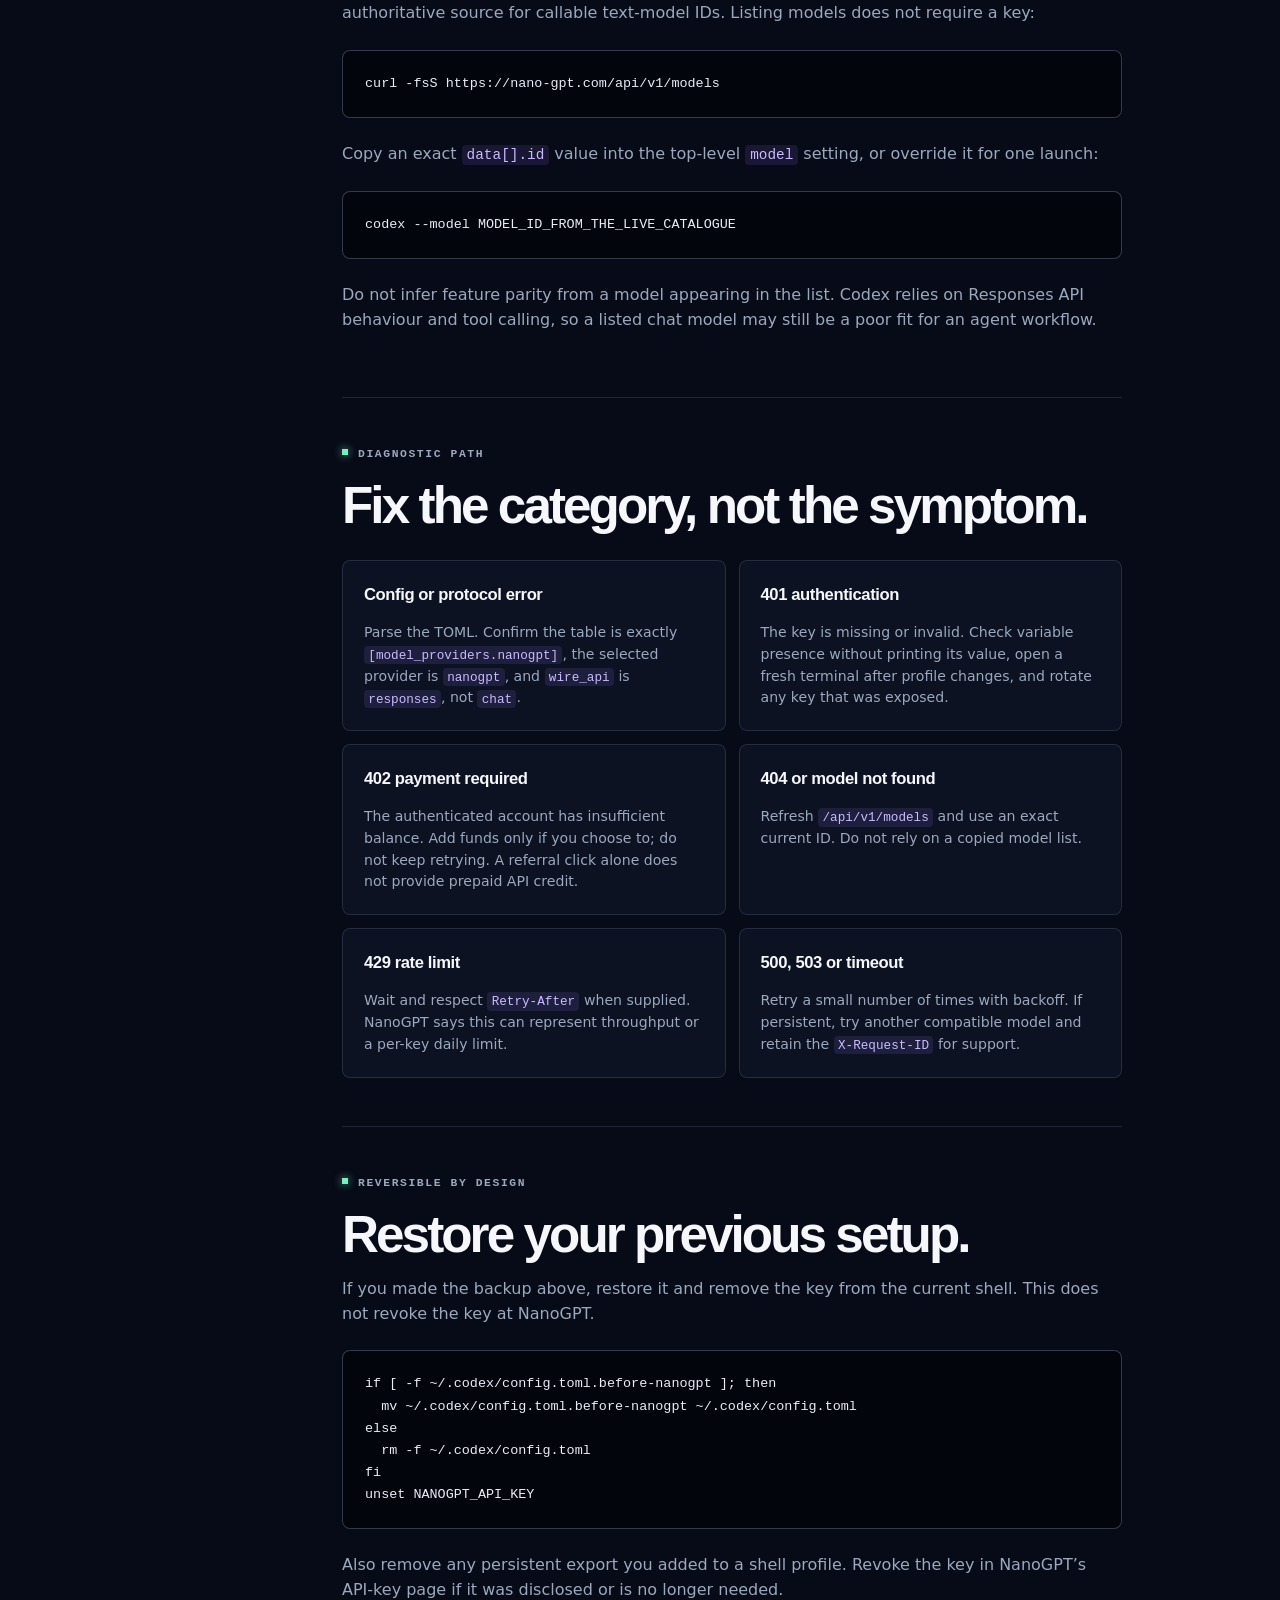
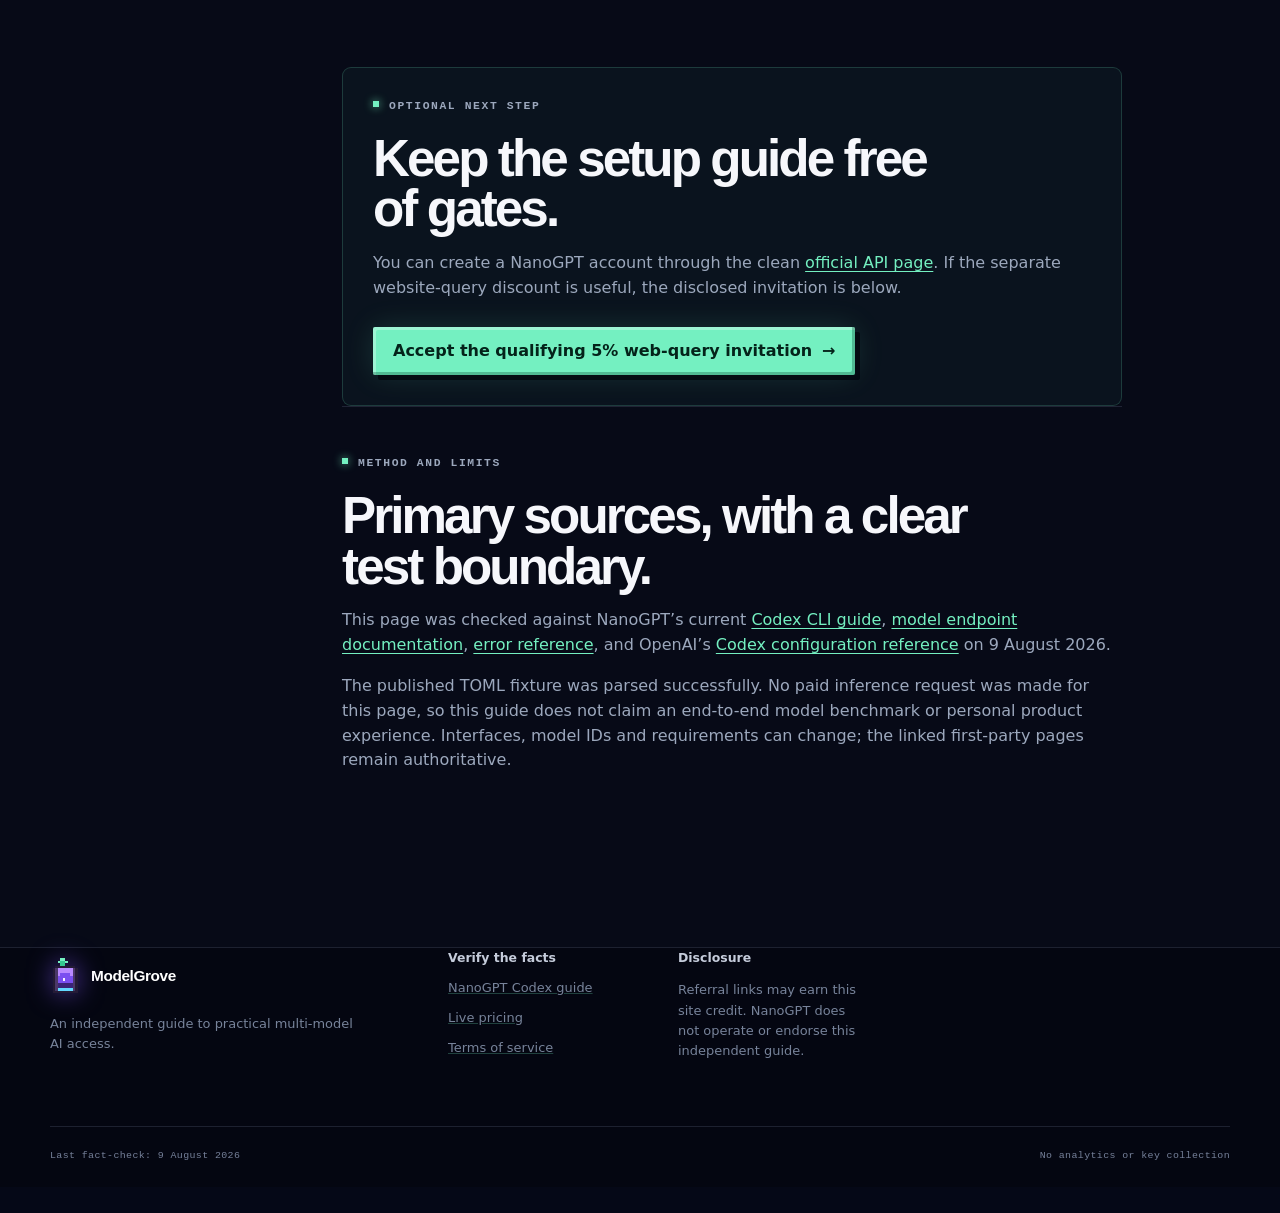
<file: guides/nanogpt-codex-cli.html>
<!DOCTYPE html>
<html lang="en-GB">
<head>
  <meta charset="utf-8">
  <meta name="viewport" content="width=device-width, initial-scale=1">
  <meta name="description" content="Configure NanoGPT as a Codex CLI model provider with the current Responses API setting, safe key handling, rollback steps and focused troubleshooting.">
  <meta name="theme-color" content="#101828">
  <link rel="canonical" href="https://modelgrove.dev/guides/nanogpt-codex-cli.html">
  <meta property="og:type" content="article">
  <meta property="og:title" content="NanoGPT with Codex CLI: current Responses configuration">
  <meta property="og:description" content="A concise, independent setup and migration guide for NanoGPT and Codex CLI.">
  <meta property="og:url" content="https://modelgrove.dev/guides/nanogpt-codex-cli.html">
  <meta name="twitter:card" content="summary">
  <title>NanoGPT with Codex CLI: Responses setup and migration | ModelGrove</title>
  <link rel="stylesheet" href="../assets/styles.css?v=905f61a6c2df">
  <script type="application/ld+json">
  {
    "@context": "https://schema.org",
    "@type": "TechArticle",
    "headline": "NanoGPT with Codex CLI: current Responses configuration",
    "datePublished": "2026-08-09",
    "dateModified": "2026-08-09",
    "author": {"@type": "Person", "name": "Nova"},
    "publisher": {"@type": "Organization", "name": "ModelGrove"},
    "description": "Configure NanoGPT as a Codex CLI model provider using the Responses API.",
    "mainEntityOfPage": "https://modelgrove.dev/guides/nanogpt-codex-cli.html"
  }
  </script>
</head>
<body>
  <a class="skip-link" href="#main">Skip to content</a>
  <header class="site-header">
    <nav class="nav shell" aria-label="Main navigation">
      <a class="brand" href="../index.html" aria-label="ModelGrove home"><span class="brand-mark" aria-hidden="true"><svg class="pixel-logo" viewBox="0 0 12 14" shape-rendering="crispEdges" aria-hidden="true">
  <path fill="#74f0c1" d="M4 0h2v1h-2zM3 1h1v1h-1zM6 1h1v1h-1z"/>
  <path fill="#35c890" d="M4 1h2v1h-2zM4 2h2v1h-2z"/>
  <path fill="#241b36" d="M2 3h8v1h-8zM1 4h1v1h-1zM10 4h1v1h-1zM1 5h1v1h-1zM10 5h1v1h-1zM1 6h1v1h-1zM10 6h1v1h-1zM1 7h1v1h-1zM10 7h1v1h-1zM1 8h1v1h-1zM10 8h1v1h-1zM1 9h1v1h-1zM10 9h1v1h-1zM1 10h1v1h-1zM10 10h1v1h-1zM1 11h1v1h-1zM10 11h1v1h-1zM1 12h1v1h-1zM10 12h1v1h-1zM1 13h10v1h-10z"/>
  <path fill="#4a3768" d="M2 4h1v1h-1zM9 4h1v1h-1zM2 5h1v1h-1zM9 5h1v1h-1zM2 6h1v1h-1zM9 6h1v1h-1zM2 7h1v1h-1zM9 7h1v1h-1zM2 8h1v1h-1zM9 8h1v1h-1zM2 9h1v1h-1zM9 9h1v1h-1zM2 10h1v1h-1zM9 10h1v1h-1zM2 11h1v1h-1zM9 11h1v1h-1zM2 12h1v1h-1zM9 12h1v1h-1z"/>
  <path fill="#b98aff" d="M3 4h6v1h-6zM3 5h6v1h-6zM3 6h1v1h-1zM8 6h1v1h-1z"/>
  <path fill="#7a4ff0" d="M4 6h4v1h-4zM3 7h6v1h-6zM3 8h2v1h-2zM6 8h3v1h-3zM3 9h6v1h-6z"/>
  <path fill="#f4efff" d="M5 8h1v1h-1z"/>
  <path fill="#3b2478" d="M3 10h6v1h-6zM3 11h6v1h-6z"/>
  <path fill="#62d8ff" d="M3 12h6v1h-6z"/>
</svg></span>ModelGrove</a>
      <div class="nav-links">
        <a href="#configure">Configure</a>
        <a href="#verify">Verify</a>
        <a href="#troubleshoot">Troubleshoot</a>
        <a href="#rollback">Rollback</a>
      </div>
      <a class="button button-small" href="https://nano-gpt.com/r/MRpqWxhj" target="_blank" rel="sponsored nofollow noopener">5% off qualifying web queries</a>
    </nav>
  </header>

  <main id="main" class="article-main">
    <article>
      <header class="article-hero shell">
        <p class="eyebrow">Independent setup guide</p>
        <h1>NanoGPT with Codex CLI: use the Responses configuration.</h1>
        <p class="lede">Current Codex CLI releases need <code>wire_api = "responses"</code> for a custom NanoGPT provider. This guide gives you the minimal user-level config, a secret-safe check, focused error diagnosis and a clean rollback.</p>
        <p class="microcopy">Referral links on this page give you 5% off qualifying NanoGPT website queries (no API discount claimed) and may earn this independent site credit.</p>
        <div class="article-meta"><span>Fact-checked 9 August 2026</span><span>Config parsed with Python 3.11 TOML</span><span>No paid inference claimed</span></div>
      </header>

      <div class="article-layout shell">
        <aside class="article-toc" aria-label="On this page">
          <strong>On this page</strong>
          <a href="#before">Before you change anything</a>
          <a href="#configure">Minimal configuration</a>
          <a href="#verify">Verify without exposing your key</a>
          <a href="#models">Choose a current model ID</a>
          <a href="#troubleshoot">Troubleshooting</a>
          <a href="#rollback">Rollback</a>
          <a href="#sources">Sources and limits</a>
        </aside>

        <div class="article-content">
          <section class="callout important">
            <h2>The stale-setting trap</h2>
            <p>NanoGPT’s current Codex guide explicitly says older examples using <code>wire_api = "chat"</code> fail with recent Codex CLI versions. Use <code>responses</code>. This setting selects the API protocol; it is not a model name.</p>
          </section>

          <section id="before">
            <p class="eyebrow">Step 1</p>
            <h2>Back up first, then install.</h2>
            <p>Codex stores user configuration in <code>~/.codex/config.toml</code>. Preserve an existing file rather than replacing custom profiles, sandbox settings or MCP servers blindly.</p>
            <pre><code>mkdir -p ~/.codex
if [ -f ~/.codex/config.toml ]; then
  cp ~/.codex/config.toml ~/.codex/config.toml.before-nanogpt
fi
npm install -g @openai/codex
codex --version</code></pre>
            <p>NanoGPT currently specifies Node.js 22 or newer for this integration. Prefer a Node version manager or a user-writable npm prefix over <code>sudo npm install</code>.</p>
          </section>

          <section id="configure">
            <p class="eyebrow">Step 2</p>
            <h2>Add a named NanoGPT provider.</h2>
            <p>Merge these top-level values and provider table into <code>~/.codex/config.toml</code>. If those keys already exist, update them once; duplicate TOML keys are invalid.</p>
            <pre><code>model_provider = "nanogpt"
model = "openai/gpt-5.2"

[model_providers.nanogpt]
name = "NanoGPT"
base_url = "https://nano-gpt.com/api/v1"
env_key = "NANOGPT_API_KEY"
wire_api = "responses"</code></pre>
            <p><code>openai/gpt-5.2</code> is a current documented example, not a permanent recommendation. Check the live model catalogue before choosing a model.</p>
            <h3>Set the key outside the TOML file</h3>
            <p>Use an environment variable; do not paste a reusable key into a project file, command example, screenshot or repository.</p>
            <pre><code># Current shell only; leading space may avoid history where HISTCONTROL supports it
 export NANOGPT_API_KEY="paste-your-key-locally"
codex</code></pre>
            <p>For persistence, add the export to the appropriate private shell profile and restrict that file’s permissions. Open a new terminal afterwards. The official NanoGPT installer also supports browser login, but manual setup makes each file change visible.</p>
          </section>

          <section id="verify">
            <p class="eyebrow">Step 3</p>
            <h2>Check structure and presence, not the secret itself.</h2>
            <p>Python 3.11 can parse the configuration without printing it. The second command reports only whether the variable exists.</p>
            <pre><code>python3 -c 'import pathlib,tomllib; tomllib.loads(pathlib.Path.home().joinpath(".codex/config.toml").read_text()); print("TOML is valid")'
python3 -c 'import os; print("NANOGPT_API_KEY is set" if os.getenv("NANOGPT_API_KEY") else "NANOGPT_API_KEY is missing")'
codex --version</code></pre>
            <p>Then launch <code>codex</code> in a disposable test repository and use a small prompt. A real model request is billable; inspect NanoGPT’s usage page and exact request cost rather than assuming the referral discount applies.</p>
          </section>

          <section id="models">
            <p class="eyebrow">Model choice</p>
            <h2>Use a callable ID from the live catalogue.</h2>
            <p>NanoGPT says availability changes frequently and identifies <code>GET /api/v1/models</code> as the authoritative source for callable text-model IDs. Listing models does not require a key:</p>
            <pre><code>curl -fsS https://nano-gpt.com/api/v1/models</code></pre>
            <p>Copy an exact <code>data[].id</code> value into the top-level <code>model</code> setting, or override it for one launch:</p>
            <pre><code>codex --model MODEL_ID_FROM_THE_LIVE_CATALOGUE</code></pre>
            <p>Do not infer feature parity from a model appearing in the list. Codex relies on Responses API behaviour and tool calling, so a listed chat model may still be a poor fit for an agent workflow.</p>
          </section>

          <section id="troubleshoot">
            <p class="eyebrow">Diagnostic path</p>
            <h2>Fix the category, not the symptom.</h2>
            <div class="diagnostic-grid">
              <div><h3>Config or protocol error</h3><p>Parse the TOML. Confirm the table is exactly <code>[model_providers.nanogpt]</code>, the selected provider is <code>nanogpt</code>, and <code>wire_api</code> is <code>responses</code>, not <code>chat</code>.</p></div>
              <div><h3>401 authentication</h3><p>The key is missing or invalid. Check variable presence without printing its value, open a fresh terminal after profile changes, and rotate any key that was exposed.</p></div>
              <div><h3>402 payment required</h3><p>The authenticated account has insufficient balance. Add funds only if you choose to; do not keep retrying. A referral click alone does not provide prepaid API credit.</p></div>
              <div><h3>404 or model not found</h3><p>Refresh <code>/api/v1/models</code> and use an exact current ID. Do not rely on a copied model list.</p></div>
              <div><h3>429 rate limit</h3><p>Wait and respect <code>Retry-After</code> when supplied. NanoGPT says this can represent throughput or a per-key daily limit.</p></div>
              <div><h3>500, 503 or timeout</h3><p>Retry a small number of times with backoff. If persistent, try another compatible model and retain the <code>X-Request-ID</code> for support.</p></div>
            </div>
          </section>

          <section id="rollback">
            <p class="eyebrow">Reversible by design</p>
            <h2>Restore your previous setup.</h2>
            <p>If you made the backup above, restore it and remove the key from the current shell. This does not revoke the key at NanoGPT.</p>
            <pre><code>if [ -f ~/.codex/config.toml.before-nanogpt ]; then
  mv ~/.codex/config.toml.before-nanogpt ~/.codex/config.toml
else
  rm -f ~/.codex/config.toml
fi
unset NANOGPT_API_KEY</code></pre>
            <p>Also remove any persistent export you added to a shell profile. Revoke the key in NanoGPT’s API-key page if it was disclosed or is no longer needed.</p>
          </section>

          <section class="callout" aria-labelledby="choice-heading">
            <p class="eyebrow">Optional next step</p>
            <h2 id="choice-heading">Keep the setup guide free of gates.</h2>
            <p>You can create a NanoGPT account through the clean <a href="https://nano-gpt.com/api" target="_blank" rel="noopener">official API page</a>. If the separate website-query discount is useful, the disclosed invitation is below.</p>
            <a class="button" href="https://nano-gpt.com/r/MRpqWxhj" target="_blank" rel="sponsored nofollow noopener">Accept the qualifying 5% web-query invitation <span aria-hidden="true">→</span></a>
          </section>

          <section id="sources">
            <p class="eyebrow">Method and limits</p>
            <h2>Primary sources, with a clear test boundary.</h2>
            <p>This page was checked against NanoGPT’s current <a href="https://docs.nano-gpt.com/integrations/codex-cli" target="_blank" rel="noopener">Codex CLI guide</a>, <a href="https://docs.nano-gpt.com/api-reference/endpoint/models" target="_blank" rel="noopener">model endpoint documentation</a>, <a href="https://docs.nano-gpt.com/api-reference/miscellaneous/error-handling" target="_blank" rel="noopener">error reference</a>, and OpenAI’s <a href="https://developers.openai.com/codex/config-file/config-reference" target="_blank" rel="noopener">Codex configuration reference</a> on 9 August 2026.</p>
            <p>The published TOML fixture was parsed successfully. No paid inference request was made for this page, so this guide does not claim an end-to-end model benchmark or personal product experience. Interfaces, model IDs and requirements can change; the linked first-party pages remain authoritative.</p>
          </section>
        </div>
      </div>
    </article>
  </main>

  <footer class="footer">
    <div class="shell footer-grid">
      <div><a class="brand footer-brand" href="../index.html"><span class="brand-mark" aria-hidden="true"><svg class="pixel-logo" viewBox="0 0 12 14" shape-rendering="crispEdges" aria-hidden="true">
  <path fill="#74f0c1" d="M4 0h2v1h-2zM3 1h1v1h-1zM6 1h1v1h-1z"/>
  <path fill="#35c890" d="M4 1h2v1h-2zM4 2h2v1h-2z"/>
  <path fill="#241b36" d="M2 3h8v1h-8zM1 4h1v1h-1zM10 4h1v1h-1zM1 5h1v1h-1zM10 5h1v1h-1zM1 6h1v1h-1zM10 6h1v1h-1zM1 7h1v1h-1zM10 7h1v1h-1zM1 8h1v1h-1zM10 8h1v1h-1zM1 9h1v1h-1zM10 9h1v1h-1zM1 10h1v1h-1zM10 10h1v1h-1zM1 11h1v1h-1zM10 11h1v1h-1zM1 12h1v1h-1zM10 12h1v1h-1zM1 13h10v1h-10z"/>
  <path fill="#4a3768" d="M2 4h1v1h-1zM9 4h1v1h-1zM2 5h1v1h-1zM9 5h1v1h-1zM2 6h1v1h-1zM9 6h1v1h-1zM2 7h1v1h-1zM9 7h1v1h-1zM2 8h1v1h-1zM9 8h1v1h-1zM2 9h1v1h-1zM9 9h1v1h-1zM2 10h1v1h-1zM9 10h1v1h-1zM2 11h1v1h-1zM9 11h1v1h-1zM2 12h1v1h-1zM9 12h1v1h-1z"/>
  <path fill="#b98aff" d="M3 4h6v1h-6zM3 5h6v1h-6zM3 6h1v1h-1zM8 6h1v1h-1z"/>
  <path fill="#7a4ff0" d="M4 6h4v1h-4zM3 7h6v1h-6zM3 8h2v1h-2zM6 8h3v1h-3zM3 9h6v1h-6z"/>
  <path fill="#f4efff" d="M5 8h1v1h-1z"/>
  <path fill="#3b2478" d="M3 10h6v1h-6zM3 11h6v1h-6z"/>
  <path fill="#62d8ff" d="M3 12h6v1h-6z"/>
</svg></span>ModelGrove</a><p>An independent guide to practical multi-model AI access.</p></div>
      <div><strong>Verify the facts</strong><a href="https://docs.nano-gpt.com/integrations/codex-cli" target="_blank" rel="noopener">NanoGPT Codex guide</a><a href="https://nano-gpt.com/pricing" target="_blank" rel="noopener">Live pricing</a><a href="https://nano-gpt.com/legal/terms-of-service" target="_blank" rel="noopener">Terms of service</a></div>
      <div><strong>Disclosure</strong><p>Referral links may earn this site credit. NanoGPT does not operate or endorse this independent guide.</p></div>
    </div>
    <div class="shell footer-bottom"><span>Last fact-check: 9 August 2026</span><span>No analytics or key collection</span></div>
  </footer>
</body>
</html>
</file>
<file: assets/styles.css>
:root {
  --night: #050817;
  --night-2: #090d20;
  --surface: #10162a;
  --surface-2: #151d34;
  --ink: #f6f7fb;
  --muted: #a8b1c7;
  --dim: #76819a;
  --line: rgba(202, 215, 255, .13);
  --line-bright: rgba(202, 215, 255, .25);
  --mint: #74f0c1;
  --mint-dark: #35c890;
  --violet: #9d7cff;
  --violet-deep: #6d4cf0;
  --amber: #ffbc66;
  --rose: #ff738f;
  --cyan: #62d8ff;
  --heading-font: "Avenir Next", "Century Gothic", "Segoe UI", ui-sans-serif, sans-serif;
  --body-font: "Segoe UI", ui-sans-serif, system-ui, -apple-system, BlinkMacSystemFont, sans-serif;
  --mono: "SFMono-Regular", Consolas, "Liberation Mono", monospace;
  --shell: min(1180px, calc(100% - 48px));
  --px: 0;
  --py: 0;
}

* { box-sizing: border-box; }
html { scroll-behavior: smooth; background: var(--night); }
body { margin: 0; overflow-x: hidden; background: var(--night); color: var(--ink); font-family: var(--body-font); line-height: 1.55; -webkit-font-smoothing: antialiased; }
a { color: inherit; }
p, h1, h2, h3 { text-wrap: pretty; }
.shell { width: var(--shell); margin-inline: auto; }
.skip-link { position: fixed; top: 12px; left: 12px; z-index: 200; transform: translateY(-160%); padding: 10px 15px; border-radius: 5px; background: var(--ink); color: var(--night); font-weight: 700; }
.skip-link:focus { transform: none; }
.scroll-progress { position: fixed; inset: 0 auto auto 0; z-index: 120; width: var(--scroll-progress, 0%); height: 2px; background: linear-gradient(90deg, var(--mint), var(--violet)); box-shadow: 0 0 15px var(--mint); pointer-events: none; }

.site-header { position: fixed; inset: 0 0 auto; z-index: 100; background: linear-gradient(180deg, rgba(5,8,23,.92), rgba(5,8,23,.64) 72%, transparent); transition: background .25s ease, border-color .25s ease; }
.site-header.is-scrolled { background: rgba(5,8,23,.86); border-bottom: 1px solid var(--line); backdrop-filter: blur(18px); }
.nav { min-height: 76px; display: flex; align-items: center; gap: 32px; }
.brand { display: inline-flex; align-items: center; gap: 11px; color: var(--ink); text-decoration: none; font-family: var(--heading-font); font-weight: 650; letter-spacing: -.025em; }
.brand-mark { display: grid; place-items: center; }
.brand-mark .pixel-logo { display: block; width: 30px; height: auto; filter: drop-shadow(0 0 12px rgba(122,79,240,.55)); }
.pixel-logo path[fill="#f4efff"] { animation: star-twinkle 2.6s steps(2, jump-none) infinite; }
.nav-links { margin-left: auto; display: flex; align-items: center; gap: 25px; }
.nav-links a { position: relative; color: #b7c0d4; font-size: .9rem; text-decoration: none; }
.nav-links a::after { content: ""; position: absolute; inset: auto 0 -8px; height: 2px; background: var(--mint); transform: scaleX(0); transform-origin: left; transition: transform .2s steps(4); }
.nav-links a:hover { color: white; }
.nav-links a:hover::after { transform: scaleX(1); }

/* Chunky game-cartridge buttons. */
.button { position: relative; display: inline-flex; min-height: 48px; align-items: center; justify-content: center; gap: 10px; padding: 12px 20px; border: 0; border-radius: 2px; color: #04231a; background: var(--mint); text-decoration: none; font-weight: 750; box-shadow: inset -3px -3px 0 rgba(9,74,52,.32), inset 3px 3px 0 rgba(255,255,255,.3), 5px 5px 0 rgba(2,5,12,.72), 0 0 30px rgba(116,240,193,.14); transition: transform .12s ease, box-shadow .12s ease, background .12s ease; }
.button:hover { transform: translate(-2px, -2px); background: #8af6cd; box-shadow: inset -3px -3px 0 rgba(9,74,52,.32), inset 3px 3px 0 rgba(255,255,255,.36), 7px 7px 0 rgba(2,5,12,.72), 0 0 42px rgba(116,240,193,.26); }
.button:active { transform: translate(3px, 3px); box-shadow: inset -3px -3px 0 rgba(9,74,52,.32), inset 3px 3px 0 rgba(255,255,255,.3), 2px 2px 0 rgba(2,5,12,.72); }
.button-small { min-height: 40px; padding: 8px 14px; font-size: .84rem; box-shadow: inset -2px -2px 0 rgba(9,74,52,.32), inset 2px 2px 0 rgba(255,255,255,.3), 4px 4px 0 rgba(2,5,12,.72); }
.button-wide { width: 100%; margin-top: 24px; }
.button-arrow { font-size: 1.08em; transition: transform .18s ease; }
.button:hover .button-arrow { transform: translateX(3px); }
.button:focus-visible, a:focus-visible, input:focus-visible, summary:focus-visible { outline: 3px solid rgba(116,240,193,.55); outline-offset: 4px; }
.text-link { color: #d9def0; font-weight: 650; text-decoration-color: rgba(116,240,193,.52); text-decoration-thickness: 1px; text-underline-offset: 5px; transition: color .18s ease; }
.text-link:hover { color: var(--mint); }

/* Hero: poster layout above the pixel queue. */
.hero { position: relative; isolation: isolate; overflow: hidden; padding: 158px 0 0; text-align: center; background: radial-gradient(circle at 50% 0%, rgba(83,47,171,.2), transparent 42%), linear-gradient(180deg, #040615 0%, #070b1c 68%, #090d20 100%); }
.hero::before { content: ""; position: absolute; z-index: -2; inset: 0; opacity: .38; background-image: linear-gradient(rgba(255,255,255,.021) 1px, transparent 1px), linear-gradient(90deg, rgba(255,255,255,.018) 1px, transparent 1px); background-size: 56px 56px; mask-image: linear-gradient(to bottom, black, transparent 82%); }
.hero-aurora { position: absolute; z-index: -1; width: 760px; height: 430px; left: 50%; top: -6%; border-radius: 50%; background: radial-gradient(ellipse, rgba(101,70,205,.18), transparent 66%); filter: blur(24px); transform: translateX(-50%) rotate(-8deg); }
.hero-copy { position: relative; z-index: 8; max-width: 1180px; animation: rise-in .8s cubic-bezier(.2,.7,.2,1) both; }
.eyebrow { margin: 0 0 18px; color: var(--mint); font-family: var(--mono); font-size: .71rem; font-weight: 700; letter-spacing: .14em; text-transform: uppercase; }
.eyebrow::before, .hero-copy .eyebrow::after { content: ""; display: inline-block; width: 6px; height: 6px; background: var(--mint); box-shadow: 0 0 9px rgba(116,240,193,.8); vertical-align: 2px; }
.eyebrow::before { margin-right: 10px; }
.hero-copy .eyebrow::after { margin-left: 10px; }
h1, h2, h3 { margin: 0; color: var(--ink); font-family: var(--heading-font); font-weight: 560; }
h1 { margin-inline: auto; max-width: 1120px; font-size: clamp(3.4rem, 6vw, 5.6rem); line-height: .95; letter-spacing: -.055em; }
h1 em, h2 em { color: var(--mint); font-style: normal; }
.lede { max-width: 690px; margin: 26px auto 0; color: #bdc5d8; font-size: clamp(1.05rem, 1.6vw, 1.22rem); line-height: 1.6; }
.hero-actions { display: flex; align-items: center; justify-content: center; gap: 26px; margin-top: 36px; }
.microcopy { max-width: 640px; margin: 20px auto 0; color: #77839c; font-size: .76rem; line-height: 1.55; }
.microcopy a { color: #9ba5bc; }
.microcopy strong { color: #9ba5bc; }

/* The pixel queue scene. */
.grove-scene { position: relative; z-index: 2; width: min(1040px, calc(100% - 24px)); margin: 46px auto 0; animation: rise-in .9s cubic-bezier(.2,.7,.2,1) .15s both; }
.pixel-scene { display: block; width: 100%; height: auto; transform: translate(calc(var(--px) * 8px), calc(var(--py) * 5px)); transition: transform .15s linear; }
.scene-caption { margin: 4px 0 0; padding-bottom: 30px; color: var(--dim); font-family: var(--mono); font-size: .66rem; letter-spacing: .13em; text-transform: uppercase; }

.model-spirit .sprite-body { animation: pixel-bob 1.7s steps(2, jump-none) infinite; }
.spirit-flame .sprite-body { animation-delay: -.35s; }
.spirit-rock .sprite-body { animation-duration: 2.3s; animation-delay: -.9s; }
.spirit-sprout .sprite-body { animation-delay: -1.2s; }
.spirit-cubes .sprite-body { animation-duration: 2.1s; animation-delay: -.6s; }
.spirit-panda .sprite-body { animation-delay: -.15s; }
.spirit-robot .sprite-body { animation-duration: 1.4s; animation-delay: -.5s; }
.spirit-bouncer .sprite-body { animation: pixel-bob 3.4s steps(2, jump-none) infinite; }
.scene-stars rect { animation: star-twinkle 3.2s steps(2, jump-none) infinite; }
.scene-stars rect:nth-child(2n) { animation-delay: -1.1s; }
.scene-stars rect:nth-child(3n) { animation-delay: -2.2s; }
.scene-stars rect:nth-child(5n) { animation-delay: -.6s; }
.portal-halo { animation: halo-pulse 4.2s ease-in-out infinite; }
.pk { animation: star-twinkle 2.1s steps(2, jump-none) infinite; }
.pk-2, .pk-5 { animation-delay: -.7s; }
.pk-3, .pk-6 { animation-delay: -1.4s; }
.pk-4 { animation-delay: -1s; }
.neon-sign { animation: neon-flicker 7s steps(1) infinite; }
.lamp-beam { animation: beam-breathe 5s ease-in-out infinite; }
.scene-fireflies .ff { animation: firefly 5.4s ease-in-out infinite; }
.ff-2 { animation-delay: -1.6s; }
.ff-3 { animation-delay: -3.2s; }
.ff-4 { animation-delay: -2.4s; }
.ff-5 { animation-delay: -4.3s; }

.section { position: relative; padding: 118px 0; }
.section-heading { max-width: 790px; margin-bottom: 50px; }
.section-heading.compact { max-width: 600px; }
h2 { font-size: clamp(2.65rem, 5.3vw, 5.15rem); line-height: .99; letter-spacing: -.057em; }
h3 { font-size: 1.45rem; letter-spacing: -.025em; }
.section-heading > p:last-child { max-width: 680px; margin: 20px 0 0; color: var(--muted); font-size: 1.06rem; }

/* Offer: what is actually behind the door. */
.offer-section { background: linear-gradient(180deg, #090d20, #0b1024); }
.offer-section::before { content: ""; position: absolute; inset: 0; background: radial-gradient(circle at 88% 12%, rgba(157,124,255,.07), transparent 30%), radial-gradient(circle at 6% 78%, rgba(116,240,193,.05), transparent 26%); pointer-events: none; }
.offer-grid { position: relative; display: grid; grid-template-columns: repeat(4, 1fr); gap: 14px; }
.offer-card { position: relative; overflow: hidden; padding: 28px 24px 30px; border: 1px solid var(--line); border-radius: 10px; background: #0d1325; transition: transform .2s ease, border-color .2s ease, background .2s ease; }
.offer-card::after { content: ""; position: absolute; top: 0; left: 0; right: 0; height: 2px; background: linear-gradient(90deg, var(--mint), transparent 70%); opacity: 0; transition: opacity .2s ease; }
.offer-card:hover { transform: translateY(-4px); border-color: rgba(116,240,193,.3); background: #101731; }
.offer-card:hover::after { opacity: 1; }
.offer-card h3 { font-size: 1.14rem; }
.offer-card p { margin: 10px 0 0; color: #8e99af; font-size: .86rem; line-height: 1.6; }
.pixel-icon { display: block; height: 46px; width: auto; margin-bottom: 20px; filter: drop-shadow(0 6px 10px rgba(0,0,0,.5)); }
.offer-card:hover .pixel-icon { animation: pixel-bob 1s steps(2, jump-none) infinite; }

.capability-ribbon { overflow: hidden; border-block: 1px solid var(--line); background: #070a18; }
.ribbon-track { width: max-content; display: flex; align-items: center; gap: 27px; padding: 18px 0; color: #8994aa; font-family: var(--mono); font-size: .68rem; letter-spacing: .12em; text-transform: uppercase; animation: marquee 28s linear infinite; }
.ribbon-track i { width: 5px; height: 5px; background: var(--mint); font-size: 0; box-shadow: 0 0 8px rgba(116,240,193,.6); }

.path-section { background: linear-gradient(180deg, #0b1024, #0c1225); }
.path-section::before { content: ""; position: absolute; inset: 0; background: radial-gradient(circle at 10% 60%, rgba(116,240,193,.05), transparent 23%), radial-gradient(circle at 83% 25%, rgba(157,124,255,.08), transparent 27%); pointer-events: none; }
.path-picker { position: relative; display: grid; grid-template-columns: 1.18fr .91fr .91fr; gap: 14px; }
.path-card { position: relative; isolation: isolate; min-height: 315px; overflow: hidden; display: flex; flex-direction: column; justify-content: flex-end; padding: 27px; border: 1px solid var(--line); border-radius: 12px; background: #10162a; text-decoration: none; transition: transform .22s ease, border-color .22s ease; }
.path-card::after { content: ""; position: absolute; z-index: -1; inset: 0; opacity: .42; transition: opacity .22s ease, transform .35s ease; }
.path-compare::after { background: radial-gradient(circle at 62% 30%, rgba(116,240,193,.3), transparent 32%), linear-gradient(150deg, transparent 45%, rgba(116,240,193,.06)); }
.path-build::after { background: radial-gradient(circle at 57% 29%, rgba(157,124,255,.3), transparent 31%), linear-gradient(150deg, transparent 45%, rgba(157,124,255,.07)); }
.path-save::after { background: radial-gradient(circle at 58% 29%, rgba(255,188,102,.28), transparent 29%), linear-gradient(150deg, transparent 45%, rgba(255,188,102,.07)); }
.path-card:hover { transform: translateY(-5px); border-color: var(--line-bright); }
.path-card:hover::after { opacity: .72; transform: scale(1.05); }
.path-number { position: absolute; top: 22px; left: 24px; color: #68738a; font-family: var(--mono); font-size: .65rem; }
.path-arrow { position: absolute; top: 20px; right: 24px; color: #9aa7c0; font-size: 1.35rem; transition: transform .2s ease, color .2s ease; }
.path-card:hover .path-arrow { color: white; transform: translate(3px, 3px); }
.path-copy strong, .path-copy small { display: block; }
.path-copy strong { font-family: var(--heading-font); font-size: 1.4rem; letter-spacing: -.03em; }
.path-copy small { max-width: 280px; margin-top: 9px; color: #929db3; font-size: .85rem; line-height: 1.5; }
.path-card .path-sprite { position: absolute; top: 56px; left: 50%; height: 88px; width: auto; transform: translate(-50%, 0); filter: drop-shadow(0 12px 18px rgba(0,0,0,.55)); }
.path-card:hover .path-sprite { animation: pixel-bob-centered .9s steps(2, jump-none) infinite; }
.path-sprite path[fill="#62d8ff"] { animation: cursor-blink 1.2s steps(2, jump-none) infinite; }

.fit-section { background: #080c1d; }
.fit-layout { display: grid; grid-template-columns: .76fr 1.24fr; gap: 82px; align-items: start; }
.fit-intro { position: sticky; top: 125px; margin-bottom: 0; }
.fit-intro h2 { font-size: clamp(2.7rem, 4.4vw, 4.7rem); }
.fit-intro .text-link { display: inline-block; margin-top: 24px; }
.fit-cards { display: grid; gap: 16px; }
.fit-card { position: relative; overflow: hidden; min-height: 390px; padding: 36px; border: 1px solid var(--line); border-radius: 12px; background: linear-gradient(145deg, rgba(20,29,51,.95), rgba(12,17,34,.95)); }
.fit-card::after { content: ""; position: absolute; right: -90px; bottom: -120px; width: 260px; height: 260px; border-radius: 50%; background: rgba(116,240,193,.05); }
.fit-card.caution::after { background: rgba(255,188,102,.05); }
.card-label { margin: 0 0 13px; color: var(--mint); font-family: var(--mono); font-size: .67rem; font-weight: 700; letter-spacing: .13em; text-transform: uppercase; }
.caution .card-label { color: var(--amber); }
.fit-card .card-sprite { position: absolute; top: 26px; right: 28px; height: 48px; width: auto; filter: drop-shadow(0 8px 12px rgba(0,0,0,.5)); }
.fit-card:hover .card-sprite { animation: pixel-bob .9s steps(2, jump-none) infinite; }
ul { margin: 27px 0 0; padding: 0; list-style: none; }
li { position: relative; margin: 16px 0; padding-left: 27px; color: #a6b0c6; }
li::before { content: ""; position: absolute; left: 2px; top: .42em; width: 6px; height: 6px; background: var(--mint); }
.caution li::before { background: var(--amber); }

.calculator-section { isolation: isolate; overflow: hidden; background: linear-gradient(135deg, #0d142b 0%, #131332 53%, #091522 100%); }
.calculator-section::before { content: ""; position: absolute; z-index: -2; inset: 0; opacity: .5; background-image: radial-gradient(circle at center, rgba(255,255,255,.12) 0 1px, transparent 1.5px); background-size: 42px 42px; mask-image: radial-gradient(circle at 71% 50%, black, transparent 66%); }
.calculator-glow { position: absolute; z-index: -1; right: 5%; top: 5%; width: 510px; height: 510px; border-radius: 50%; background: radial-gradient(circle, rgba(126,82,255,.25), transparent 62%); filter: blur(24px); }
.calculator-layout { display: grid; grid-template-columns: .86fr 1.14fr; gap: 88px; align-items: center; }
.fact-stack { display: grid; gap: 10px; margin-top: 32px; }
.fact-stack span { display: flex; align-items: baseline; gap: 12px; color: #8995ac; font-size: .83rem; }
.fact-stack b { min-width: 52px; color: var(--mint); font-family: var(--mono); font-size: .92rem; }
.calculator-card { padding: 35px; border: 1px solid rgba(205,215,255,.2); border-radius: 4px; background: rgba(8,12,28,.78); box-shadow: inset 0 1px rgba(255,255,255,.05), 10px 10px 0 rgba(2,5,12,.5), 0 30px 80px -42px rgba(0,0,0,.8); backdrop-filter: blur(14px); }
.calculator-topline { display: flex; justify-content: space-between; margin-bottom: 31px; color: #77849d; font-family: var(--mono); font-size: .63rem; letter-spacing: .08em; text-transform: uppercase; }
.live-dot { display: flex; align-items: center; gap: 7px; color: var(--mint); }
.live-dot i { width: 6px; height: 6px; background: var(--mint); box-shadow: 0 0 10px var(--mint); animation: soft-pulse 2.4s steps(2, jump-none) infinite; }
.calculator-card label { display: block; margin-bottom: 10px; color: #c9d0df; font-size: .84rem; font-weight: 650; }
.currency-input { display: flex; align-items: center; gap: 8px; padding: 0 18px; border: 1px solid rgba(205,215,255,.2); border-radius: 2px; background: rgba(255,255,255,.04); color: #8d99b1; font-family: var(--mono); font-size: 1.65rem; transition: border-color .18s ease, box-shadow .18s ease; }
.currency-input:focus-within { border-color: var(--mint); box-shadow: 0 0 0 4px rgba(116,240,193,.1), 0 0 28px rgba(116,240,193,.06); }
.currency-input input { width: 100%; padding: 16px 0; border: 0; outline: 0; background: transparent; color: white; font: inherit; font-size: 1.65rem; font-weight: 650; font-variant-numeric: tabular-nums; }
.result-grid { display: grid; grid-template-columns: repeat(3, 1fr); gap: 9px; margin-top: 17px; }
.result-grid div { padding: 16px 13px; border: 1px solid rgba(205,215,255,.1); border-radius: 2px; background: rgba(255,255,255,.025); }
.result-grid span, .result-grid strong { display: block; }
.result-grid span { color: #78849b; font-size: .66rem; }
.result-grid strong { margin-top: 7px; color: white; font-family: var(--mono); font-size: 1.05rem; font-variant-numeric: tabular-nums; }
.fineprint { color: #69758d; font-size: .72rem; line-height: 1.5; }
.calculator-card .fineprint { margin: 15px 0 0; text-align: center; }

.integrations-section { background: #080b19; }
.integrations-heading { max-width: none; display: grid; grid-template-columns: 1.18fr .82fr; gap: 80px; align-items: end; }
.integrations-heading > p { margin-bottom: 6px !important; }
.integration-grid { display: grid; grid-template-columns: repeat(3, 1fr); gap: 12px; }
.integration-card { position: relative; min-height: 220px; display: flex; flex-direction: column; justify-content: space-between; gap: 22px; padding: 25px; border: 1px solid var(--line); border-radius: 10px; background: #0d1325; text-decoration: none; transition: transform .2s ease, background .2s ease, border-color .2s ease; }
.integration-card:hover { transform: translateY(-4px); border-color: rgba(116,240,193,.3); background: #11192d; }
.integration-feature { grid-column: span 2; min-height: 260px; background: radial-gradient(circle at 80% 18%, rgba(116,240,193,.12), transparent 29%), #0d1627; }
.integration-icon { display: grid; place-items: center; width: 43px; height: 43px; border: 1px solid rgba(157,124,255,.28); border-radius: 4px; color: #c5b7ff; background: rgba(157,124,255,.08); }
.integration-icon .pixel-mono { display: block; height: 11px; width: auto; }
.integration-feature .integration-icon { border-color: rgba(116,240,193,.3); color: var(--mint); background: rgba(116,240,193,.08); }
.integration-tag { margin: 0 0 7px; color: var(--dim); font-family: var(--mono); font-size: .6rem; letter-spacing: .1em; text-transform: uppercase; }
.integration-card h3 { font-size: 1.22rem; }
.integration-card p:not(.integration-tag) { max-width: 390px; margin: 8px 0 0; color: #8793aa; font-size: .82rem; }
.integration-arrow { position: absolute; top: 24px; right: 25px; color: #67748b; font-size: 1.08rem; }
.integration-card:hover .integration-arrow { color: var(--mint); }
.centre { margin: 38px 0 0; text-align: center; }

.questions-section { background: linear-gradient(180deg, #0a0e1e, #080b18); }
.questions-layout { display: grid; grid-template-columns: .72fr 1.28fr; gap: 90px; align-items: start; }
.questions-layout .section-heading { position: sticky; top: 125px; margin: 0; }
.faq-list { border-top: 1px solid var(--line); }
details { border-bottom: 1px solid var(--line); }
summary { position: relative; cursor: pointer; padding: 25px 44px 25px 0; color: #dfe3ec; font-family: var(--heading-font); font-size: 1.03rem; font-weight: 600; list-style: none; }
summary::-webkit-details-marker { display: none; }
summary::after { content: "+"; position: absolute; right: 5px; top: 18px; color: var(--mint); font-family: var(--mono); font-size: 1.55rem; font-weight: 300; }
details[open] summary::after { content: "−"; }
details p { max-width: 680px; margin: -4px 45px 25px 0; color: #8e99af; }

/* Final CTA: you're almost in. */
.final-cta { position: relative; isolation: isolate; overflow: hidden; padding: 130px 0; background: radial-gradient(circle at 30% 40%, rgba(116,240,193,.1), transparent 24%), radial-gradient(circle at 74% 40%, rgba(119,76,241,.16), transparent 30%), #050817; }
.final-stars { position: absolute; inset: 0; opacity: .35; background-image: radial-gradient(circle, var(--mint) 0 1px, transparent 1.5px); background-size: 74px 74px; mask-image: radial-gradient(circle at 50% 50%, black, transparent 75%); }
.final-grid { display: grid; grid-template-columns: .78fr 1.22fr; gap: 72px; align-items: center; }
.final-door { max-width: 320px; margin-inline: auto; }
.pixel-door { display: block; width: 100%; height: auto; filter: drop-shadow(0 24px 50px rgba(109,76,240,.25)); }
.final-copy h2 { max-width: 720px; }
.final-copy p:not(.eyebrow):not(.microcopy) { max-width: 600px; margin-top: 22px; color: #9ca7bb; font-size: 1.05rem; }
.final-copy .hero-actions { justify-content: flex-start; }
.final-copy .microcopy { margin-inline: 0; }

.footer { padding: 0 0 24px; border-top: 1px solid var(--line); background: #040611; }
.footer-parade { overflow: hidden; padding: 30px 0 0; margin-bottom: 48px; }
.parade-track { display: flex; width: max-content; animation: marquee 52s linear infinite; }
.parade-half { display: flex; align-items: flex-end; }
.parade-sprite { display: block; height: 30px; width: auto; margin-right: 58px; opacity: .92; }
.parade-sprite .sprite-body { animation: pixel-bob .8s steps(2, jump-none) infinite; }
.parade-flame .sprite-body, .parade-cubes .sprite-body { animation-delay: -.2s; }
.parade-rock .sprite-body, .parade-panda .sprite-body { animation-delay: -.4s; }
.parade-sprout .sprite-body, .parade-robot .sprite-body { animation-delay: -.6s; }
.footer-grid { display: grid; grid-template-columns: 1.25fr .65fr .8fr 1fr; gap: 48px; }
.footer-grid p, .footer-grid a { color: #77839a; font-size: .81rem; }
.footer-grid strong { color: #c5ccdb; font-size: .78rem; }
.footer-grid strong, .footer-grid a { display: block; }
.footer-grid a { margin-top: 10px; text-decoration-color: rgba(116,240,193,.25); }
.footer-grid a:hover { color: var(--mint); }
.footer-grid .brand { display: inline-flex; color: white; font-size: .96rem; }
.footer-bottom { display: flex; justify-content: space-between; margin-top: 52px; padding-top: 21px; border-top: 1px solid var(--line); color: var(--dim); font-family: var(--mono); font-size: .62rem; letter-spacing: .04em; }
.mobile-cta { display: none; }

/* Article pages keep the same world while optimising for reading. */
body:not(.home) { background: #070a17; }
body:not(.home) .site-header { background: rgba(5,8,23,.92); border-bottom: 1px solid var(--line); backdrop-filter: blur(16px); }
.article-main { overflow: hidden; padding-top: 76px; }
.article-hero { position: relative; padding: 90px 0 66px; background: radial-gradient(circle at 78% 20%, rgba(157,124,255,.12), transparent 26%); }
.article-hero h1 { max-width: 960px; font-size: clamp(3rem, 6vw, 5.4rem); }
.article-hero .lede { max-width: 850px; margin-inline: 0; }
.article-hero .microcopy { margin-inline: 0; }
.article-meta { display: flex; flex-wrap: wrap; gap: 10px 23px; margin-top: 25px; color: #8490a6; font-size: .78rem; }
.article-meta span::before { content: ""; display: inline-block; width: 5px; height: 5px; margin-right: 8px; background: var(--mint); vertical-align: 1px; }
.article-layout { display: grid; grid-template-columns: 220px minmax(0, 780px); gap: 72px; align-items: start; padding-bottom: 110px; }
.article-toc { position: sticky; top: 105px; display: grid; gap: 11px; padding: 21px 0; border-top: 1px solid var(--mint); }
.article-toc strong { margin-bottom: 4px; color: #dce2ec; }
.article-toc a { color: #8290a7; font-size: .82rem; text-decoration: none; }
.article-toc a:hover { color: var(--mint); }
.article-content section { padding: 48px 0; border-top: 1px solid var(--line); scroll-margin-top: 100px; }
.article-content section:first-child { border-top: 0; }
.article-content h2 { font-size: clamp(2.1rem, 4vw, 3.2rem); }
.article-content h3 { margin-top: 31px; }
.article-content p { color: #9ca8bd; }
.article-content a:not(.button) { color: var(--mint); text-underline-offset: 3px; }
.article-content code { padding: .13em .34em; border-radius: 4px; background: rgba(157,124,255,.12); color: #c9bbff; font-family: var(--mono); font-size: .9em; }
.article-content pre { overflow-x: auto; margin: 24px 0; padding: 22px; border: 1px solid var(--line-bright); border-radius: 8px; background: #03050d; color: #e9edf6; line-height: 1.65; }
.article-content pre code { padding: 0; background: none; color: inherit; font-size: .84rem; }
.callout { padding: 30px !important; border: 1px solid rgba(116,240,193,.18) !important; border-radius: 9px; background: rgba(116,240,193,.04); }
.callout.important { border-left: 3px solid var(--mint) !important; }
.callout .button { margin-top: 10px; }
.diagnostic-grid { display: grid; grid-template-columns: 1fr 1fr; gap: 13px; margin-top: 28px; }
.diagnostic-grid div { padding: 21px; border: 1px solid var(--line); border-radius: 8px; background: #0d1222; }
.diagnostic-grid h3 { margin: 0; font-size: 1.04rem; }
.diagnostic-grid p { margin-bottom: 0; font-size: .88rem; }

.has-js .reveal { opacity: 0; transform: translateY(28px); transition: opacity .7s cubic-bezier(.2,.7,.2,1), transform .7s cubic-bezier(.2,.7,.2,1); }
.has-js .reveal.is-visible { opacity: 1; transform: none; }
.offer-grid .reveal:nth-child(2), .path-picker .reveal:nth-child(2), .fit-cards .reveal:nth-child(2), .integration-grid .reveal:nth-child(2) { transition-delay: .09s; }
.offer-grid .reveal:nth-child(3), .path-picker .reveal:nth-child(3), .integration-grid .reveal:nth-child(3) { transition-delay: .16s; }
.offer-grid .reveal:nth-child(4) { transition-delay: .23s; }
.integration-grid .reveal:nth-child(4) { transition-delay: .06s; }
.integration-grid .reveal:nth-child(5) { transition-delay: .12s; }
.integration-grid .reveal:nth-child(6) { transition-delay: .18s; }

@keyframes rise-in { from { opacity: 0; transform: translateY(26px); } to { opacity: 1; transform: none; } }
@keyframes pixel-bob { 0% { transform: translateY(0); } 100% { transform: translateY(-2px); } }
@keyframes star-twinkle { 0% { opacity: .25; } 100% { opacity: 1; } }
@keyframes halo-pulse { 0%, 100% { opacity: .75; } 50% { opacity: 1; } }
@keyframes beam-breathe { 0%, 100% { opacity: .8; } 50% { opacity: 1; } }
@keyframes neon-flicker { 0%, 100% { opacity: 1; } 41% { opacity: 1; } 42% { opacity: .55; } 43% { opacity: 1; } 78% { opacity: 1; } 79% { opacity: .7; } 80.5% { opacity: 1; } }
@keyframes firefly { 0%, 100% { opacity: .15; transform: translate(0, 0); } 25% { opacity: 1; transform: translate(9px, -12px); } 60% { opacity: .42; transform: translate(-7px, -5px); } }
@keyframes soft-pulse { 0% { opacity: .55; } 100% { opacity: 1; } }
@keyframes marquee { to { transform: translateX(-50%); } }
@keyframes pixel-bob-centered { 0% { transform: translate(-50%, 0); } 100% { transform: translate(-50%, -3px); } }
@keyframes cursor-blink { 0% { opacity: 1; } 100% { opacity: .1; } }

@media (max-width: 1100px) {
  .nav-links { display: none; }
  .nav .button { margin-left: auto; }
  .fit-layout, .questions-layout { grid-template-columns: 1fr; gap: 55px; }
  .fit-intro, .questions-layout .section-heading { position: static; }
  .fit-cards { grid-template-columns: 1fr 1fr; }
  .offer-grid { grid-template-columns: 1fr 1fr; }
  .calculator-layout { grid-template-columns: 1fr; gap: 48px; }
  .calculator-card { max-width: 720px; }
  .final-grid { grid-template-columns: 1fr; gap: 56px; }
  .final-door { max-width: 260px; }
  .final-copy h2, .final-copy p:not(.eyebrow):not(.microcopy) { margin-inline: auto; text-align: center; }
  .final-copy .hero-actions { justify-content: center; }
  .final-copy .microcopy { margin-inline: auto; text-align: center; }
  .footer-grid { grid-template-columns: 1.2fr 1fr 1fr; }
  .footer-grid > div:last-child { grid-column: 1 / -1; }
  .article-layout { grid-template-columns: 1fr; gap: 20px; }
  .article-toc { position: static; grid-template-columns: repeat(2, 1fr); }
  .article-toc strong { grid-column: 1 / -1; }
}

@media (max-width: 800px) {
  :root { --shell: min(100% - 30px, 1180px); }
  .site-header { position: absolute; }
  .site-header.is-scrolled { background: transparent; border: 0; backdrop-filter: none; }
  .nav { min-height: 68px; gap: 12px; }
  .nav > .button { display: none; }
  .hero { padding: 108px 0 0; }
  h1 { font-size: clamp(2.6rem, 11.5vw, 3.6rem); line-height: .95; }
  .lede { margin-top: 20px; font-size: 1.02rem; }
  .hero-actions { align-items: stretch; flex-direction: column; gap: 16px; margin-top: 26px; }
  .hero-copy .button { padding-inline: 14px; font-size: .92rem; white-space: nowrap; }
  .hero-actions .text-link { text-align: center; }
  .grove-scene { width: calc(100% - 8px); margin-top: 30px; }
  .scene-caption { font-size: .58rem; letter-spacing: .1em; padding-bottom: 22px; }
  .section { padding: 84px 0; }
  .section-heading { margin-bottom: 36px; }
  h2 { font-size: clamp(2.45rem, 11.5vw, 3.9rem); }
  .offer-grid { grid-template-columns: 1fr; }
  .offer-card { padding: 24px 22px; }
  .path-picker { grid-template-columns: 1fr; }
  .path-card { min-height: 260px; }
  .path-copy { position: relative; z-index: 2; }
  .path-card .path-sprite { top: 44px; height: 68px; }
  .parade-sprite { height: 26px; margin-right: 42px; }
  .fit-cards { grid-template-columns: 1fr; }
  .fit-card { min-height: auto; padding: 28px; }
  .integrations-heading { grid-template-columns: 1fr; gap: 10px; }
  .integration-grid { grid-template-columns: 1fr; }
  .integration-feature { grid-column: auto; min-height: 230px; }
  .result-grid { grid-template-columns: 1fr; }
  .calculator-card { padding: 24px; }
  .final-cta { padding: 90px 0 110px; }
  .final-door { max-width: 210px; }
  .final-grid .hero-actions { align-items: stretch; }
  .footer-grid { grid-template-columns: 1fr 1fr; }
  .footer-grid > div:last-child { grid-column: auto; }
  .footer-bottom { flex-direction: column; gap: 7px; padding-bottom: 65px; }
  .mobile-cta { position: fixed; z-index: 110; left: 12px; right: 12px; bottom: 11px; min-height: 52px; display: flex; align-items: center; justify-content: space-between; padding: 0 20px; border: 0; border-radius: 2px; color: #04231a; background: var(--mint); text-decoration: none; font-size: .88rem; font-weight: 750; box-shadow: inset -3px -3px 0 rgba(9,74,52,.32), inset 3px 3px 0 rgba(255,255,255,.3), 5px 5px 0 rgba(2,5,12,.72), 0 15px 45px rgba(0,0,0,.45); opacity: 0; pointer-events: none; transform: translateY(150%); visibility: hidden; transition: opacity .2s ease, transform .25s ease; }
  .mobile-cta.is-active { opacity: 1; pointer-events: auto; transform: none; visibility: visible; }
  .article-main { padding-top: 68px; }
  .article-hero { padding: 60px 0 42px; }
  .article-toc, .diagnostic-grid { grid-template-columns: 1fr; }
  .callout { padding: 23px !important; }
}

@media (max-width: 460px) {
  .brand { font-size: .91rem; }
  .brand-mark .pixel-logo { width: 26px; }
  .hero-copy .eyebrow::before, .hero-copy .eyebrow::after { margin: 0 6px; }
  .offer-card h3 { font-size: 1.08rem; }
  .path-card { min-height: 285px; }
  .footer-grid { grid-template-columns: 1fr; }
}

@media (prefers-reduced-motion: reduce) {
  html { scroll-behavior: auto; }
  *, *::before, *::after { animation-duration: .01ms !important; animation-iteration-count: 1 !important; scroll-behavior: auto !important; transition-duration: .01ms !important; }
  .has-js .reveal { opacity: 1; transform: none; }
  .pixel-scene { transform: none !important; }
  .ribbon-track { width: 100%; flex-wrap: wrap; justify-content: center; }
  .ribbon-track [aria-hidden="true"] { display: none; }
}
</file>
